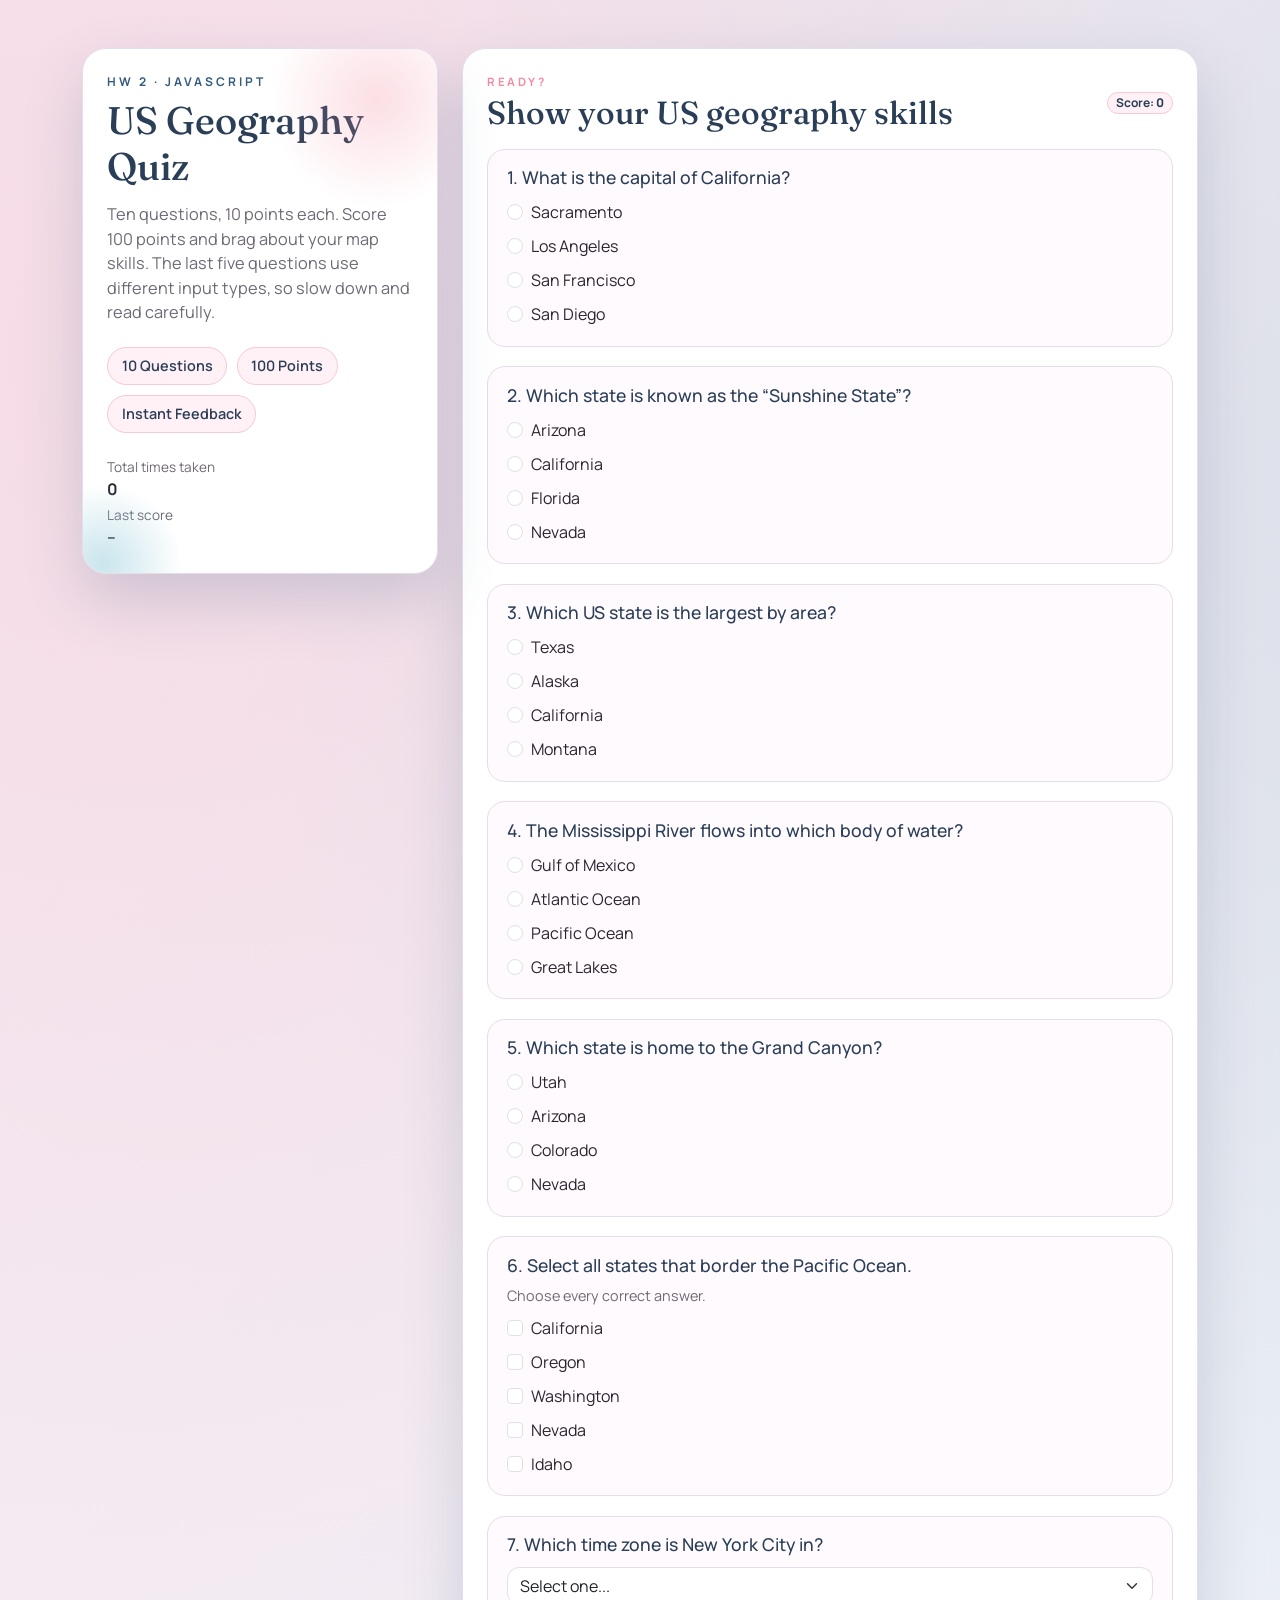
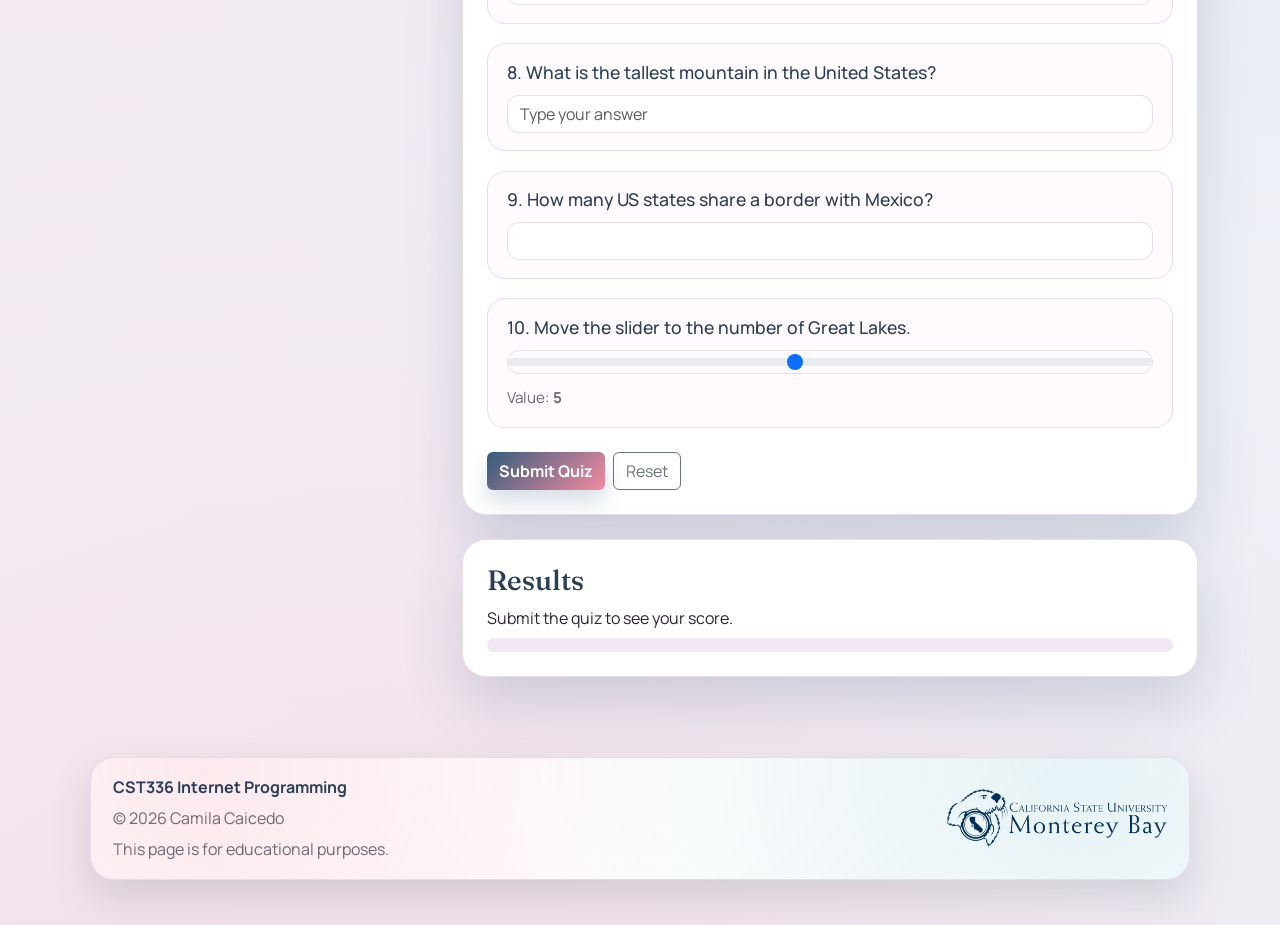
<file: hw2/index.html>
<!doctype html>
<html lang="en">
  <head>
    <meta charset="UTF-8" />
    <meta name="viewport" content="width=device-width, initial-scale=1.0" />
    <title>HW 2: US Geography Quiz | CSUMB</title>
    <link rel="preconnect" href="https://fonts.googleapis.com" />
    <link rel="preconnect" href="https://fonts.gstatic.com" crossorigin />
    <link
      href="https://fonts.googleapis.com/css2?family=Fraunces:opsz,wght@9..144,600;9..144,700&family=Manrope:wght@400;500;600;700&display=swap"
      rel="stylesheet"
    />
    <link
      href="https://cdn.jsdelivr.net/npm/bootstrap@5.3.3/dist/css/bootstrap.min.css"
      rel="stylesheet"
      integrity="sha384-QWTKZyjpPEjISv5WaRU9OFeRpok6YctnYmDr5pNlyT2bRjXh0JMhjY6hW+ALEwIH"
      crossorigin="anonymous"
    />
    <link rel="stylesheet" href="styles.css" />
  </head>
  <body>
    <div id="sparkleLayer" aria-hidden="true"></div>
    <main class="container py-5">
      <div class="row g-4">
        <div class="col-lg-4">
          <section class="hero-card p-4">
            <p class="hero__eyebrow">HW 2 · JavaScript</p>
            <h1>US Geography Quiz</h1>
            <p class="hero__subtitle">
              Ten questions, 10 points each. Score 100 points and brag about your map skills. The last
              five questions use different input types, so slow down and read carefully.
            </p>
            <div class="hero__chips">
              <span>10 Questions</span>
              <span>100 Points</span>
              <span>Instant Feedback</span>
            </div>
            <div class="hero__stats mt-4">
              <p class="mb-1"><span>Total times taken</span> <strong id="timesTaken">0</strong></p>
              <p class="mb-0"><span>Last score</span> <strong id="lastScore">--</strong></p>
            </div>
          </section>
        </div>

        <div class="col-lg-8">
          <form id="quizForm" class="quiz-card p-4">
            <div class="d-flex flex-wrap gap-2 align-items-center justify-content-between mb-3">
              <div>
                <p class="quiz__eyebrow">Ready?</p>
                <h2 class="mb-0">Show your US geography skills</h2>
              </div>
              <span class="badge rounded-pill text-bg-light">Score: <strong id="scoreBadge">0</strong></span>
            </div>

            <div class="question-list">
              <div class="question-card" data-question="q1">
                <h3>1. What is the capital of California?</h3>
                <div class="choice-grid">
                  <div class="form-check">
                    <input class="form-check-input" type="radio" name="q1" id="q1a" value="sacramento" />
                    <label class="form-check-label" for="q1a">Sacramento</label>
                  </div>
                  <div class="form-check">
                    <input class="form-check-input" type="radio" name="q1" id="q1b" value="los-angeles" />
                    <label class="form-check-label" for="q1b">Los Angeles</label>
                  </div>
                  <div class="form-check">
                    <input class="form-check-input" type="radio" name="q1" id="q1c" value="san-francisco" />
                    <label class="form-check-label" for="q1c">San Francisco</label>
                  </div>
                  <div class="form-check">
                    <input class="form-check-input" type="radio" name="q1" id="q1d" value="san-diego" />
                    <label class="form-check-label" for="q1d">San Diego</label>
                  </div>
                </div>
                <div class="feedback d-none" id="feedback-q1">
                  <img alt="" />
                  <span></span>
                </div>
              </div>

              <div class="question-card" data-question="q2">
                <h3>2. Which state is known as the “Sunshine State”?</h3>
                <div class="choice-grid" data-shuffle="true">
                  <div class="form-check">
                    <input class="form-check-input" type="radio" name="q2" id="q2a" value="arizona" />
                    <label class="form-check-label" for="q2a">Arizona</label>
                  </div>
                  <div class="form-check">
                    <input class="form-check-input" type="radio" name="q2" id="q2b" value="florida" />
                    <label class="form-check-label" for="q2b">Florida</label>
                  </div>
                  <div class="form-check">
                    <input class="form-check-input" type="radio" name="q2" id="q2c" value="california" />
                    <label class="form-check-label" for="q2c">California</label>
                  </div>
                  <div class="form-check">
                    <input class="form-check-input" type="radio" name="q2" id="q2d" value="nevada" />
                    <label class="form-check-label" for="q2d">Nevada</label>
                  </div>
                </div>
                <div class="feedback d-none" id="feedback-q2">
                  <img alt="" />
                  <span></span>
                </div>
              </div>

              <div class="question-card" data-question="q3">
                <h3>3. Which US state is the largest by area?</h3>
                <div class="choice-grid">
                  <div class="form-check">
                    <input class="form-check-input" type="radio" name="q3" id="q3a" value="texas" />
                    <label class="form-check-label" for="q3a">Texas</label>
                  </div>
                  <div class="form-check">
                    <input class="form-check-input" type="radio" name="q3" id="q3b" value="alaska" />
                    <label class="form-check-label" for="q3b">Alaska</label>
                  </div>
                  <div class="form-check">
                    <input class="form-check-input" type="radio" name="q3" id="q3c" value="california" />
                    <label class="form-check-label" for="q3c">California</label>
                  </div>
                  <div class="form-check">
                    <input class="form-check-input" type="radio" name="q3" id="q3d" value="montana" />
                    <label class="form-check-label" for="q3d">Montana</label>
                  </div>
                </div>
                <div class="feedback d-none" id="feedback-q3">
                  <img alt="" />
                  <span></span>
                </div>
              </div>

              <div class="question-card" data-question="q4">
                <h3>4. The Mississippi River flows into which body of water?</h3>
                <div class="choice-grid">
                  <div class="form-check">
                    <input class="form-check-input" type="radio" name="q4" id="q4a" value="gulf-of-mexico" />
                    <label class="form-check-label" for="q4a">Gulf of Mexico</label>
                  </div>
                  <div class="form-check">
                    <input class="form-check-input" type="radio" name="q4" id="q4b" value="atlantic-ocean" />
                    <label class="form-check-label" for="q4b">Atlantic Ocean</label>
                  </div>
                  <div class="form-check">
                    <input class="form-check-input" type="radio" name="q4" id="q4c" value="pacific-ocean" />
                    <label class="form-check-label" for="q4c">Pacific Ocean</label>
                  </div>
                  <div class="form-check">
                    <input class="form-check-input" type="radio" name="q4" id="q4d" value="great-lakes" />
                    <label class="form-check-label" for="q4d">Great Lakes</label>
                  </div>
                </div>
                <div class="feedback d-none" id="feedback-q4">
                  <img alt="" />
                  <span></span>
                </div>
              </div>

              <div class="question-card" data-question="q5">
                <h3>5. Which state is home to the Grand Canyon?</h3>
                <div class="choice-grid">
                  <div class="form-check">
                    <input class="form-check-input" type="radio" name="q5" id="q5a" value="utah" />
                    <label class="form-check-label" for="q5a">Utah</label>
                  </div>
                  <div class="form-check">
                    <input class="form-check-input" type="radio" name="q5" id="q5b" value="arizona" />
                    <label class="form-check-label" for="q5b">Arizona</label>
                  </div>
                  <div class="form-check">
                    <input class="form-check-input" type="radio" name="q5" id="q5c" value="colorado" />
                    <label class="form-check-label" for="q5c">Colorado</label>
                  </div>
                  <div class="form-check">
                    <input class="form-check-input" type="radio" name="q5" id="q5d" value="nevada" />
                    <label class="form-check-label" for="q5d">Nevada</label>
                  </div>
                </div>
                <div class="feedback d-none" id="feedback-q5">
                  <img alt="" />
                  <span></span>
                </div>
              </div>

              <div class="question-card" data-question="q6">
                <h3>6. Select all states that border the Pacific Ocean.</h3>
                <p class="question-note">Choose every correct answer.</p>
                <div class="choice-grid">
                  <div class="form-check">
                    <input class="form-check-input" type="checkbox" name="q6" id="q6a" value="california" />
                    <label class="form-check-label" for="q6a">California</label>
                  </div>
                  <div class="form-check">
                    <input class="form-check-input" type="checkbox" name="q6" id="q6b" value="oregon" />
                    <label class="form-check-label" for="q6b">Oregon</label>
                  </div>
                  <div class="form-check">
                    <input class="form-check-input" type="checkbox" name="q6" id="q6c" value="washington" />
                    <label class="form-check-label" for="q6c">Washington</label>
                  </div>
                  <div class="form-check">
                    <input class="form-check-input" type="checkbox" name="q6" id="q6d" value="nevada" />
                    <label class="form-check-label" for="q6d">Nevada</label>
                  </div>
                  <div class="form-check">
                    <input class="form-check-input" type="checkbox" name="q6" id="q6e" value="idaho" />
                    <label class="form-check-label" for="q6e">Idaho</label>
                  </div>
                </div>
                <div class="feedback d-none" id="feedback-q6">
                  <img alt="" />
                  <span></span>
                </div>
              </div>

              <div class="question-card" data-question="q7">
                <h3>7. Which time zone is New York City in?</h3>
                <select class="form-select" id="q7" name="q7" aria-label="Select a time zone">
                  <option value="">Select one...</option>
                  <option value="pacific">Pacific</option>
                  <option value="mountain">Mountain</option>
                  <option value="central">Central</option>
                  <option value="eastern">Eastern</option>
                </select>
                <div class="feedback d-none" id="feedback-q7">
                  <img alt="" />
                  <span></span>
                </div>
              </div>

              <div class="question-card" data-question="q8">
                <h3>8. What is the tallest mountain in the United States?</h3>
                <input
                  class="form-control"
                  type="text"
                  id="q8"
                  name="q8"
                  placeholder="Type your answer"
                />
                <div class="feedback d-none" id="feedback-q8">
                  <img alt="" />
                  <span></span>
                </div>
              </div>

              <div class="question-card" data-question="q9">
                <h3>9. How many US states share a border with Mexico?</h3>
                <input class="form-control" type="number" id="q9" name="q9" min="0" max="10" />
                <div class="feedback d-none" id="feedback-q9">
                  <img alt="" />
                  <span></span>
                </div>
              </div>

              <div class="question-card" data-question="q10">
                <h3>10. Move the slider to the number of Great Lakes.</h3>
                <div class="range-wrap">
                  <input class="form-range" type="range" id="q10" name="q10" min="1" max="10" value="5" />
                  <span class="range-value">Value: <strong id="q10Value">5</strong></span>
                </div>
                <div class="feedback d-none" id="feedback-q10">
                  <img alt="" />
                  <span></span>
                </div>
              </div>
            </div>

            <div class="d-flex flex-wrap gap-2 mt-4">
              <button class="btn btn-primary" type="submit">Submit Quiz</button>
              <button class="btn btn-outline-secondary" type="reset" id="resetBtn">Reset</button>
            </div>
          </form>

          <section class="results-card p-4 mt-4" aria-live="polite">
            <h3>Results</h3>
            <p id="scoreText" class="mb-2">Submit the quiz to see your score.</p>
            <div class="progress" role="progressbar" aria-valuemin="0" aria-valuemax="100">
              <div class="progress-bar" id="scoreBar" style="width: 0%">0%</div>
            </div>
            <p id="congratsMessage" class="congrats-message d-none">
              Great job! You scored above 80—your geography skills are sparkling.
            </p>
          </section>
        </div>
      </div>
    </main>

    <footer class="site-footer">
      <div class="site-footer__content">
        <div class="site-footer__text">
          <p class="site-footer__title">CST336 Internet Programming</p>
          <p class="site-footer__meta">© 2026 Camila Caicedo</p>
          <p class="site-footer__note">This page is for educational purposes.</p>
        </div>
        <img
          class="site-footer__logo"
          src="img/csumb-logo.png"
          alt="California State University Monterey Bay logo"
        />
      </div>
    </footer>

    <script
      src="https://cdn.jsdelivr.net/npm/bootstrap@5.3.3/dist/js/bootstrap.bundle.min.js"
      integrity="sha384-YvpcrYf0tY3lHB60NNkmXc5s9fDVZLESaAA55NDzOxhy9GkcIdslK1eN7N6jIeHz"
      crossorigin="anonymous"
    ></script>
    <script src="app.js"></script>
  </body>
</html>
</file>
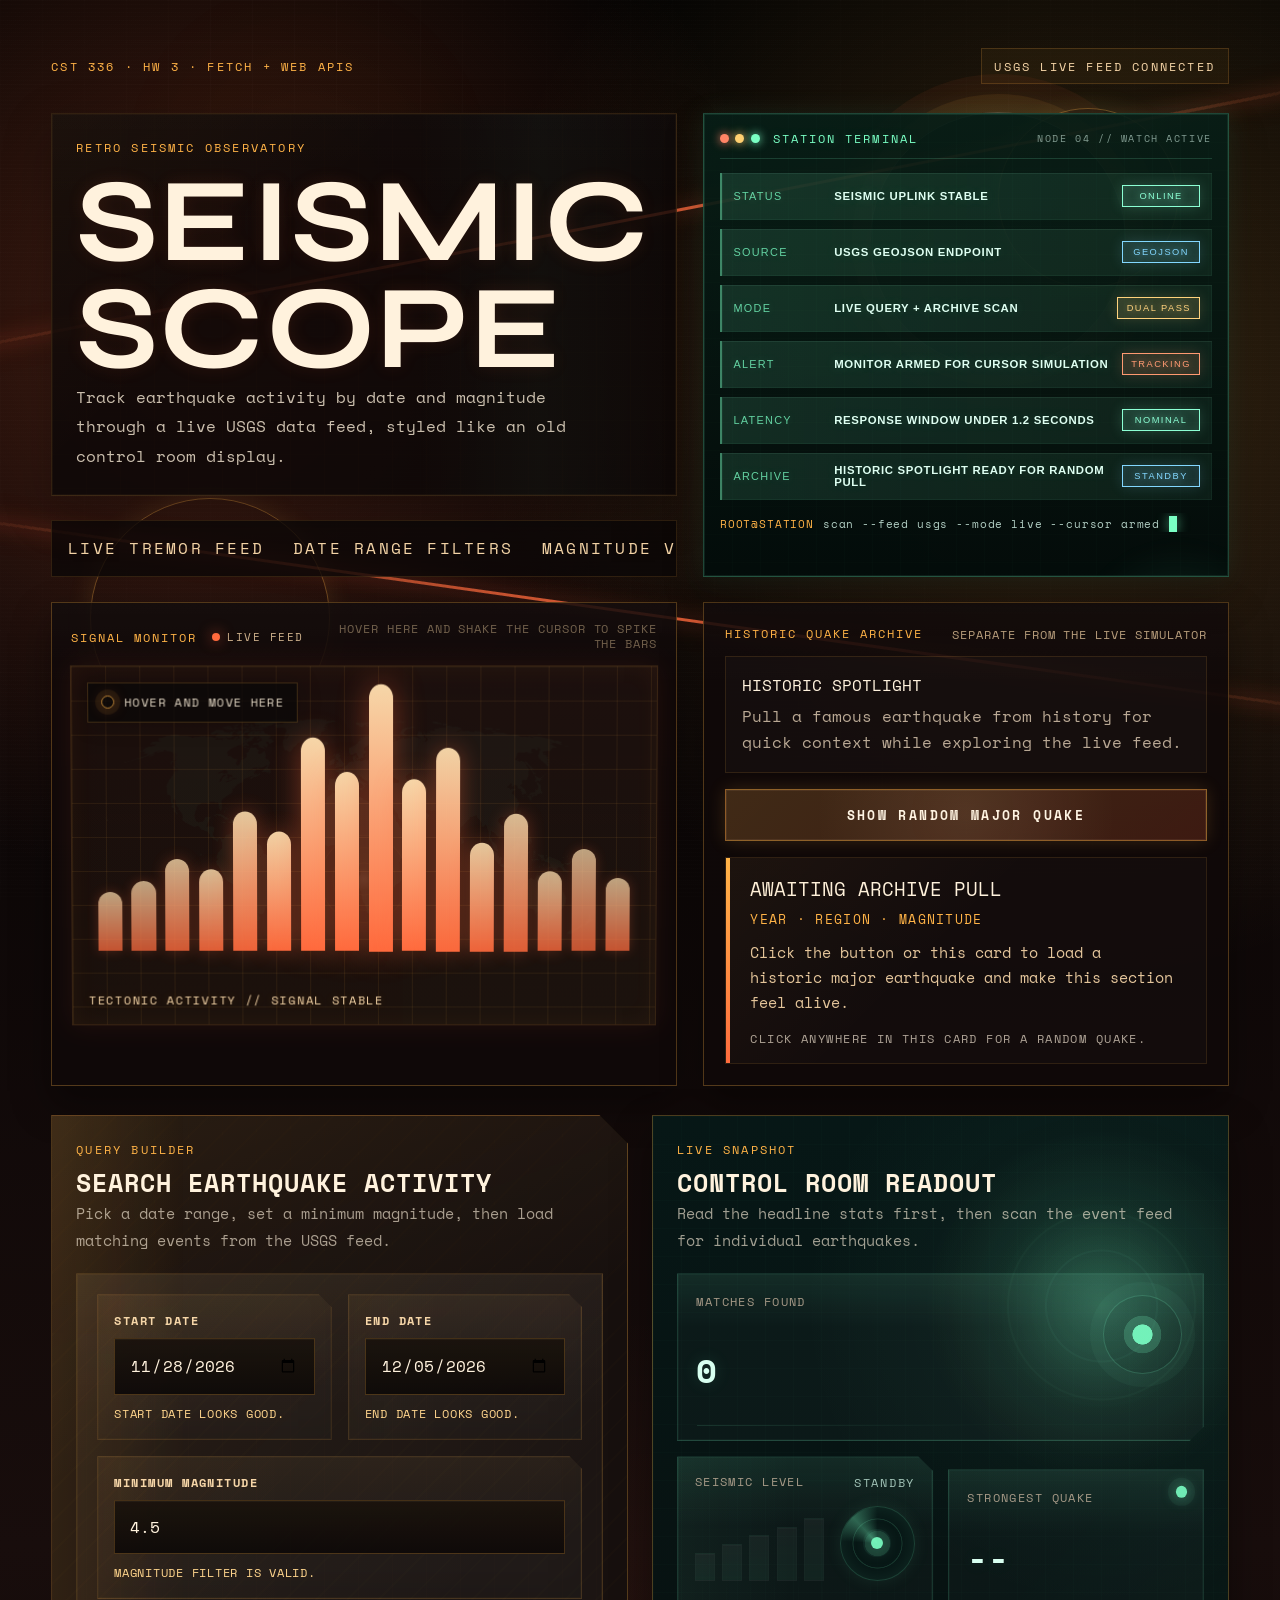
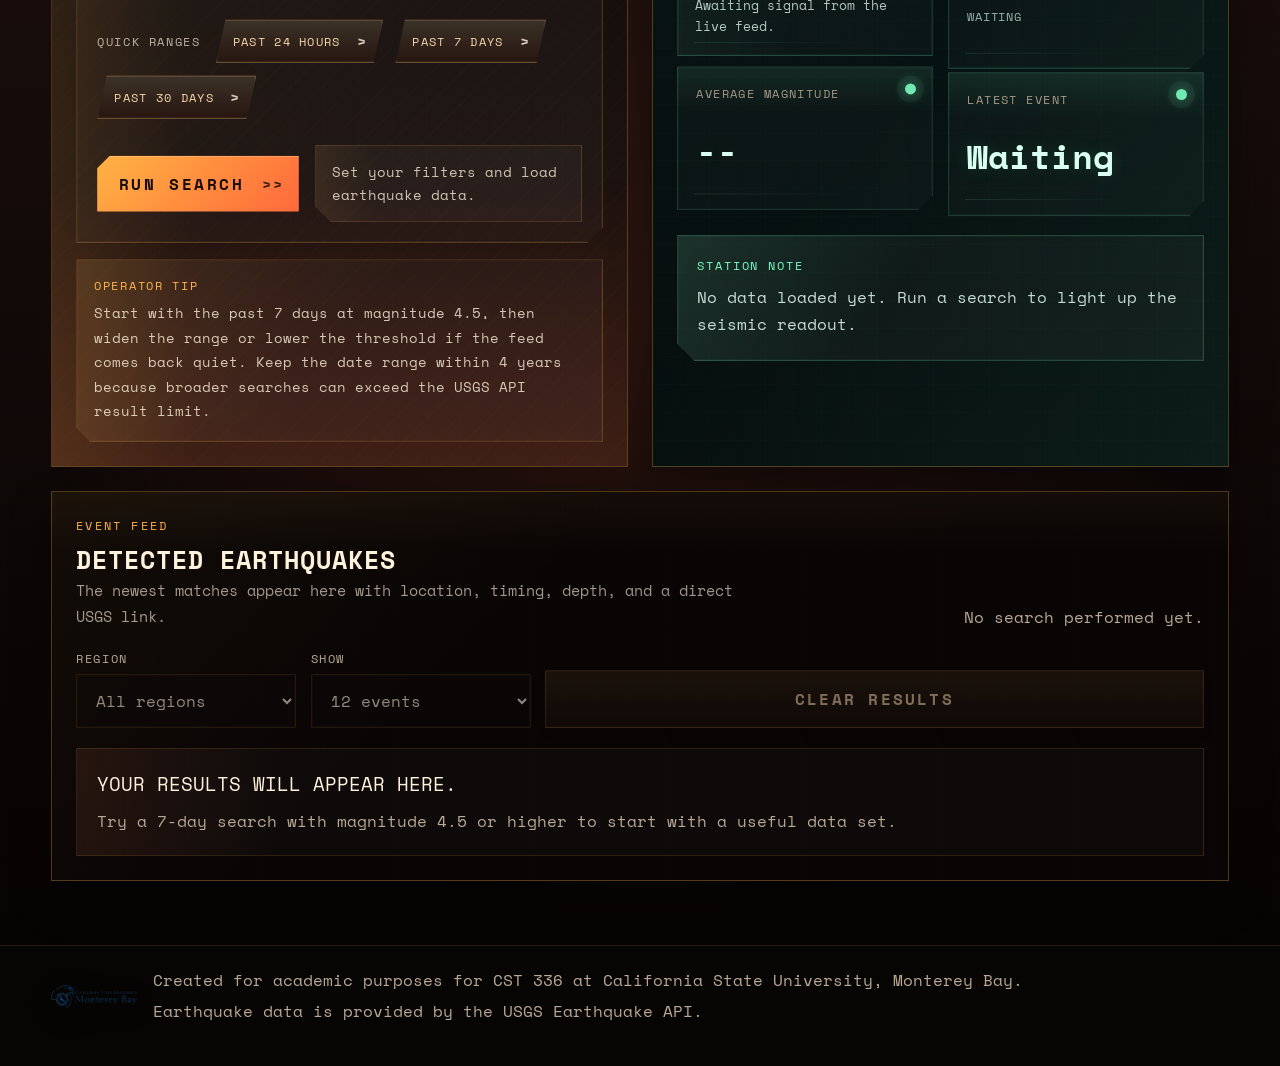
<file: hw3/index.html>
<!doctype html>
<html lang="en">
  <head>
    <meta charset="UTF-8" />
    <meta name="viewport" content="width=device-width, initial-scale=1.0" />
    <title>Seismic Scope | HW 3 Fetch and Web APIs</title>
    <link rel="preconnect" href="https://fonts.googleapis.com" />
    <link rel="preconnect" href="https://fonts.gstatic.com" crossorigin />
    <link
      href="https://fonts.googleapis.com/css2?family=Syne:wght@400;500;700;800&family=Space+Mono:wght@400;700&display=swap"
      rel="stylesheet"
    />
    <link rel="stylesheet" href="styles.css" />
  </head>
  <body>
    <div class="scene" aria-hidden="true">
      <div class="scene__scanlines"></div>
      <div class="scene__grid"></div>
      <div class="scene__fault scene__fault--one"></div>
      <div class="scene__fault scene__fault--two"></div>
      <div class="scene__pulse scene__pulse--one"></div>
      <div class="scene__pulse scene__pulse--two"></div>
      <div class="scene__ring"></div>
    </div>

    <header class="site-header">
      <div class="site-header__topline">
        <p class="site-header__eyebrow">CST 336 · HW 3 · Fetch + Web APIs</p>
        <p class="site-header__stamp">USGS live feed connected</p>
      </div>

      <section class="hero-band">
        <div class="hero-copy">
          <div class="hero-copy__shell">
            <div class="hero-copy__main">
              <p class="kicker">Retro seismic observatory</p>
              <h1>Seismic Scope</h1>
              <p class="site-header__copy">
                Track earthquake activity by date and magnitude through a live USGS data feed,
                styled like an old control room display.
              </p>
            </div>
          </div>

          <div class="ticker" aria-label="Feature highlights">
            <span>LIVE TREMOR FEED</span>
            <span>DATE RANGE FILTERS</span>
            <span>MAGNITUDE VALIDATION</span>
            <span>ANIMATED READOUT</span>
            <span>USGS GEOJSON DATA</span>
            <span>SIGNAL SIMULATION</span>
            <span aria-hidden="true">LIVE TREMOR FEED</span>
            <span aria-hidden="true">DATE RANGE FILTERS</span>
            <span aria-hidden="true">MAGNITUDE VALIDATION</span>
            <span aria-hidden="true">ANIMATED READOUT</span>
            <span aria-hidden="true">USGS GEOJSON DATA</span>
            <span aria-hidden="true">SIGNAL SIMULATION</span>
          </div>
        </div>

        <aside class="hero-terminal" aria-label="System status">
          <div class="hero-terminal__topbar" aria-hidden="true">
            <div class="hero-terminal__lights">
              <span></span>
              <span></span>
              <span></span>
            </div>
            <p class="hero-copy__console-label">Station terminal</p>
            <p class="hero-terminal__stamp">node 04 // watch active</p>
          </div>
          <div class="hero-copy__console-screen">
            <p><span>status</span><strong> seismic uplink stable</strong><em class="console-chip console-chip--good">online</em></p>
            <p><span>source</span><strong> usgs geojson endpoint</strong><em class="console-chip console-chip--data">geojson</em></p>
            <p><span>mode</span><strong> live query + archive scan</strong><em class="console-chip console-chip--warm">dual pass</em></p>
            <p><span>alert</span><strong> monitor armed for cursor simulation</strong><em class="console-chip console-chip--warn">tracking</em></p>
            <p><span>latency</span><strong> response window under 1.2 seconds</strong><em class="console-chip console-chip--good">nominal</em></p>
            <p><span>archive</span><strong> historic spotlight ready for random pull</strong><em class="console-chip console-chip--data">standby</em></p>
          </div>
          <div class="hero-terminal__footer" aria-hidden="true">
            <span class="hero-terminal__prompt">root@station</span>
            <span class="hero-terminal__command">scan --feed usgs --mode live --cursor armed</span>
            <span class="hero-terminal__cursor"></span>
          </div>
        </aside>

        <aside class="hero-monitor">
          <div class="hero-monitor__header">
            <div class="hero-monitor__title-group">
              <p class="hero-monitor__label">Signal monitor</p>
              <div class="hero-monitor__live" aria-hidden="true">
                <span class="hero-monitor__live-dot"></span>
                <span>Live feed</span>
              </div>
            </div>
            <p class="hero-monitor__prompt" id="monitorPrompt">Hover here and shake the cursor to spike the bars</p>
          </div>
          <div class="hero-monitor__screen" id="heroMonitorScreen" tabindex="0" aria-label="Interactive signal monitor. Hover and move your cursor to animate seismic spikes.">
            <div class="hero-monitor__hover-cue" id="monitorHoverCue" aria-hidden="true">
              <span class="hero-monitor__hover-icon"></span>
              <span>Hover and move here</span>
            </div>
            <div class="monitor-epicenter" id="monitorEpicenter" aria-hidden="true"></div>
            <div class="waveform">
              <span></span>
              <span></span>
              <span></span>
              <span></span>
              <span></span>
              <span></span>
              <span></span>
              <span></span>
              <span></span>
              <span></span>
              <span></span>
              <span></span>
              <span></span>
              <span></span>
              <span></span>
              <span></span>
            </div>
            <div class="monitor-grid"></div>
            <p class="hero-monitor__readout">TECTONIC ACTIVITY // SIGNAL STABLE</p>
          </div>
        </aside>

        <article class="hero-archive">
          <div class="hero-archive__header">
            <p class="hero-monitor__label">Historic quake archive</p>
            <p class="hero-archive__hint">Separate from the live simulator</p>
          </div>
          <div class="hero-archive__body">
            <div class="hero-archive__intro">
              <p class="hero-archive__title">Historic spotlight</p>
              <p class="hero-archive__copy">
                Pull a famous earthquake from history for quick context while exploring the live feed.
              </p>
            </div>
            <button class="hero-monitor__fact-button" id="randomQuakeButton" type="button">
              Show random major quake
            </button>
            <div
              class="hero-archive__event"
              id="randomQuakeCard"
              role="button"
              tabindex="0"
              aria-label="Show another random historic earthquake"
            >
              <p class="hero-archive__event-title" id="randomQuakeTitle">Awaiting archive pull</p>
              <p class="hero-archive__event-meta" id="randomQuakeMeta">Year · Region · Magnitude</p>
              <p class="hero-monitor__fact" id="randomQuakeFact">
                Click the button or this card to load a historic major earthquake and make this section feel alive.
              </p>
              <p class="hero-archive__event-action" id="randomQuakeAction">Click anywhere in this card for a random quake.</p>
            </div>
          </div>
        </article>
      </section>
    </header>

    <main class="layout">
      <section class="panel panel--form">
        <div class="panel__heading">
          <p class="kicker">Query builder</p>
          <h2>Search earthquake activity</h2>
          <p class="panel__intro">
            Pick a date range, set a minimum magnitude, then load matching events from the USGS feed.
          </p>
        </div>

        <form id="quakeForm" class="quake-form" novalidate>
          <label class="field">
            <span>Start date</span>
            <input id="startDate" name="startDate" type="date" required />
            <small id="startDateMessage" class="field-message">Choose a start date.</small>
          </label>

          <label class="field">
            <span>End date</span>
            <input id="endDate" name="endDate" type="date" required />
            <small id="endDateMessage" class="field-message">Choose an end date.</small>
          </label>

          <label class="field field--wide">
            <span>Minimum magnitude</span>
            <input
              id="minMagnitude"
              name="minMagnitude"
              type="number"
              min="0"
              max="10"
              step="0.1"
              value="4.5"
              required
            />
            <small id="magnitudeMessage" class="field-message">
              Enter a value from 0.0 to 10.0.
            </small>
          </label>

          <div class="quick-picks" aria-label="Quick date ranges">
            <p class="quick-picks__label">Quick ranges</p>
            <button type="button" class="quick-picks__button" data-days="1">Past 24 hours</button>
            <button type="button" class="quick-picks__button" data-days="7">Past 7 days</button>
            <button type="button" class="quick-picks__button" data-days="30">Past 30 days</button>
          </div>

          <div class="form-actions">
            <button id="searchButton" class="primary-button" type="submit">Run search</button>
            <p id="formStatus" class="form-status">Set your filters and load earthquake data.</p>
          </div>
        </form>

        <div class="query-note">
          <p class="query-note__label">Operator tip</p>
          <p class="query-note__copy">
            Start with the past 7 days at magnitude 4.5, then widen the range or lower the threshold if the feed comes back quiet. Keep the date range within 4 years because broader searches can exceed the USGS API result limit.
          </p>
        </div>
      </section>

      <section class="panel panel--summary">
        <div class="panel__heading">
          <p class="kicker">Live snapshot</p>
          <h2>Control room readout</h2>
          <p class="panel__intro">
            Read the headline stats first, then scan the event feed for individual earthquakes.
          </p>
        </div>

        <div class="readout-stack">
          <article class="readout-line">
            <span>Matches found</span>
            <strong id="matchCount">0</strong>
          </article>
          <article class="readout-line">
            <span>Strongest quake</span>
            <strong id="topMagnitude">--</strong>
            <small id="topMagnitudeTime" class="readout-line__subtext">Waiting</small>
          </article>
          <article class="readout-line">
            <span>Average magnitude</span>
            <strong id="averageMagnitude">--</strong>
          </article>
          <article class="readout-line">
            <span>Latest event</span>
            <strong id="latestEvent">Waiting</strong>
          </article>

          <article class="hazard-meter" id="hazardMeterCard" aria-label="Seismic threat meter">
            <div class="hazard-meter__header">
              <span>Seismic level</span>
              <p id="hazardMeterValue">Standby</p>
            </div>
            <div class="hazard-meter__body">
              <div class="hazard-meter__bars" id="hazardMeterBars" aria-hidden="true">
                <span></span>
                <span></span>
                <span></span>
                <span></span>
                <span></span>
              </div>
              <div class="hazard-meter__radar" aria-hidden="true">
                <span class="hazard-meter__sweep"></span>
                <span class="hazard-meter__dot"></span>
              </div>
            </div>
            <p id="hazardMeterLabel" class="hazard-meter__status">Awaiting signal from the live feed.</p>
          </article>
        </div>

        <div class="insight-card">
          <p class="insight-card__label">Station note</p>
          <p id="insightMessage" class="insight-card__copy">
            No data loaded yet. Run a search to light up the seismic readout.
          </p>
        </div>
      </section>

      <section class="panel panel--results">
        <div class="panel__heading panel__heading--results">
          <div>
            <p class="kicker">Event feed</p>
            <h2>Detected earthquakes</h2>
            <p class="panel__intro panel__intro--results">
              The newest matches appear here with location, timing, depth, and a direct USGS link.
            </p>
          </div>
          <p id="resultsMeta" class="results-meta">No search performed yet.</p>
        </div>

        <div class="results-toolbar" aria-label="Result filters">
          <label class="results-filter">
            <span>Region</span>
            <select id="regionFilter" disabled>
              <option value="all">All regions</option>
            </select>
          </label>

          <label class="results-filter">
            <span>Show</span>
            <select id="resultLimit" disabled>
              <option value="12">12 events</option>
              <option value="25">25 events</option>
              <option value="50">50 events</option>
              <option value="all">All events</option>
            </select>
          </label>

          <button id="resetButton" class="secondary-button results-reset" type="button" disabled>
            Clear results
          </button>
        </div>

        <div id="results" class="results-list" aria-live="polite">
          <article class="empty-state">
            <p class="empty-state__title">Your results will appear here.</p>
            <p class="empty-state__copy">
              Try a 7-day search with magnitude 4.5 or higher to start with a useful data set.
            </p>
          </article>
        </div>
      </section>
    </main>

    <footer class="site-footer">
      <div class="site-footer__inner">
        <img
          class="site-footer__logo"
          src="../lab2/img/csumb-logo.png"
          alt="CSUMB logo"
        />
        <div class="site-footer__copy">
          <p>Created for academic purposes for CST 336 at California State University, Monterey Bay.</p>
          <p>Earthquake data is provided by the USGS Earthquake API.</p>
        </div>
      </div>
    </footer>

    <script src="app.js"></script>
  </body>
</html>
</file>
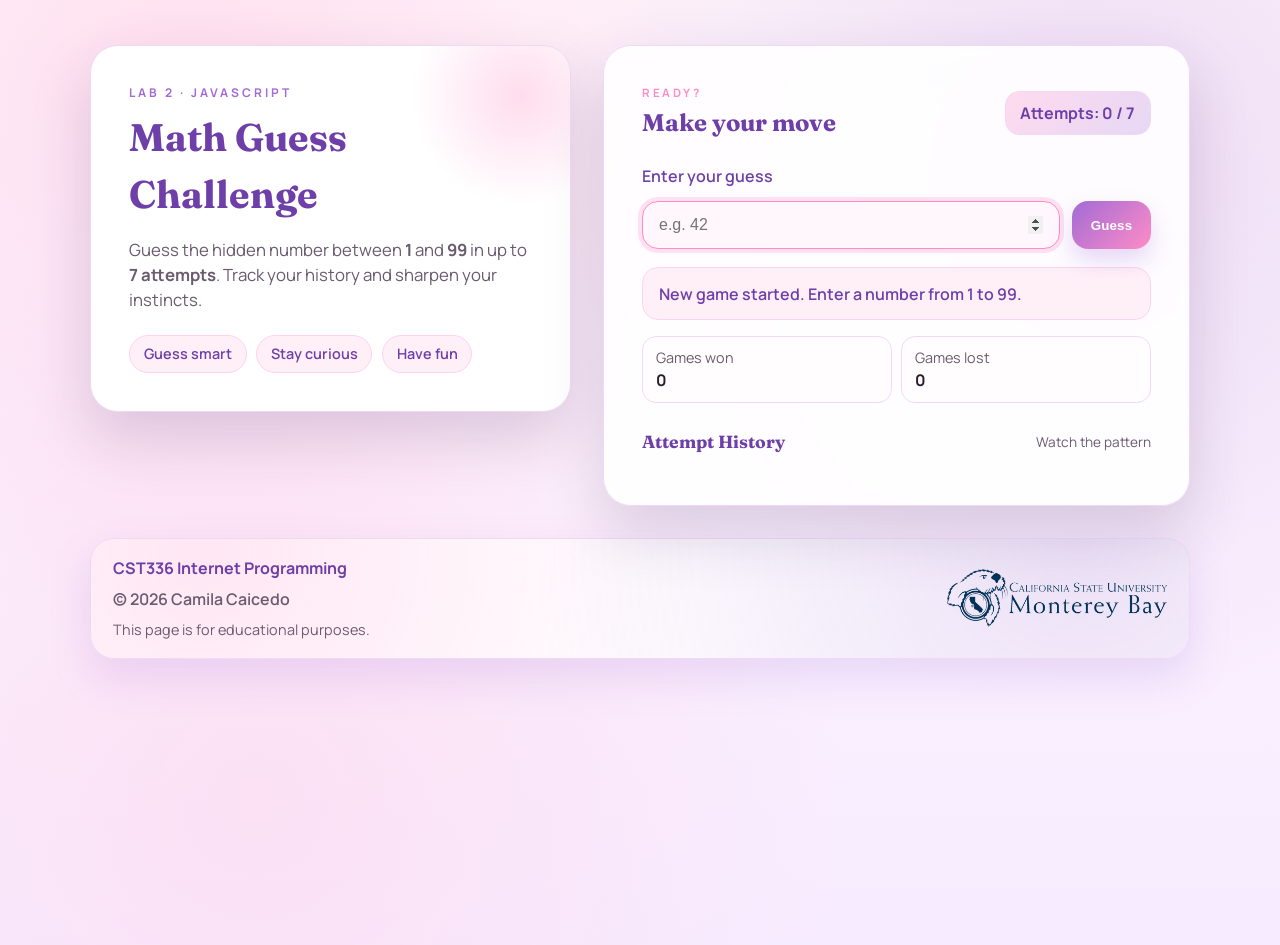
<file: lab2/index.html>
<!doctype html>
<html lang="en">
  <head>
    <meta charset="UTF-8" />
    <meta name="viewport" content="width=device-width, initial-scale=1.0" />
    <title>Math Guess Challenge | CSUMB</title>
    <link rel="preconnect" href="https://fonts.googleapis.com" />
    <link rel="preconnect" href="https://fonts.gstatic.com" crossorigin />
    <link
      href="https://fonts.googleapis.com/css2?family=Fraunces:opsz,wght@9..144,600;9..144,700&family=Manrope:wght@400;500;600;700&display=swap"
      rel="stylesheet"
    />
    <link rel="stylesheet" href="styles.css" />
  </head>
  <body>
    <main class="page-shell">
      <section class="hero-card">
        <p class="hero__eyebrow">Lab 2 · JavaScript</p>
        <h1>Math Guess Challenge</h1>
        <p class="hero__subtitle">
          Guess the hidden number between <strong>1</strong> and <strong>99</strong> in up to
          <strong>7 attempts</strong>. Track your history and sharpen your instincts.
        </p>
        <div class="hero__chips">
          <span>Guess smart</span>
          <span>Stay curious</span>
          <span>Have fun</span>
        </div>
      </section>

      <section class="play-panel" aria-live="polite">
        <div class="play-panel__head">
          <div>
            <p class="play-panel__eyebrow">Ready?</p>
            <h2>Make your move</h2>
          </div>
          <div class="play-panel__badge">Attempts: <strong id="attemptCount">0 / 7</strong></div>
        </div>

        <div class="input-group">
          <label for="guessInput">Enter your guess</label>
          <div class="controls">
            <input id="guessInput" type="number" min="1" max="99" placeholder="e.g. 42" />
            <button id="guessBtn" type="button">Guess</button>
            <button id="resetBtn" type="button" class="hidden">Reset Game</button>
          </div>
        </div>

        <p id="statusMessage" class="status-message">
          New game started. Enter a number from 1 to 99.
        </p>

        <div class="stats">
          <p><span>Games won</span> <strong id="winsCount">0</strong></p>
          <p><span>Games lost</span> <strong id="lossesCount">0</strong></p>
        </div>

        <section class="history">
          <div class="history__head">
            <h3>Attempt History</h3>
            <span class="history__hint">Watch the pattern</span>
          </div>
          <ol id="attemptList" class="attempt-list"></ol>
        </section>
      </section>
    </main>

    <footer class="site-footer">
      <div class="site-footer__content">
        <div class="site-footer__text">
          <p class="site-footer__title">CST336 Internet Programming</p>
          <p class="site-footer__meta">© 2026 Camila Caicedo</p>
          <p class="site-footer__note">This page is for educational purposes.</p>
        </div>
        <img
          class="site-footer__logo"
          src="img/csumb-logo.png"
          alt="California State University Monterey Bay logo"
        />
      </div>
    </footer>

    <script src="app.js"></script>
  </body>
</html>
</file>
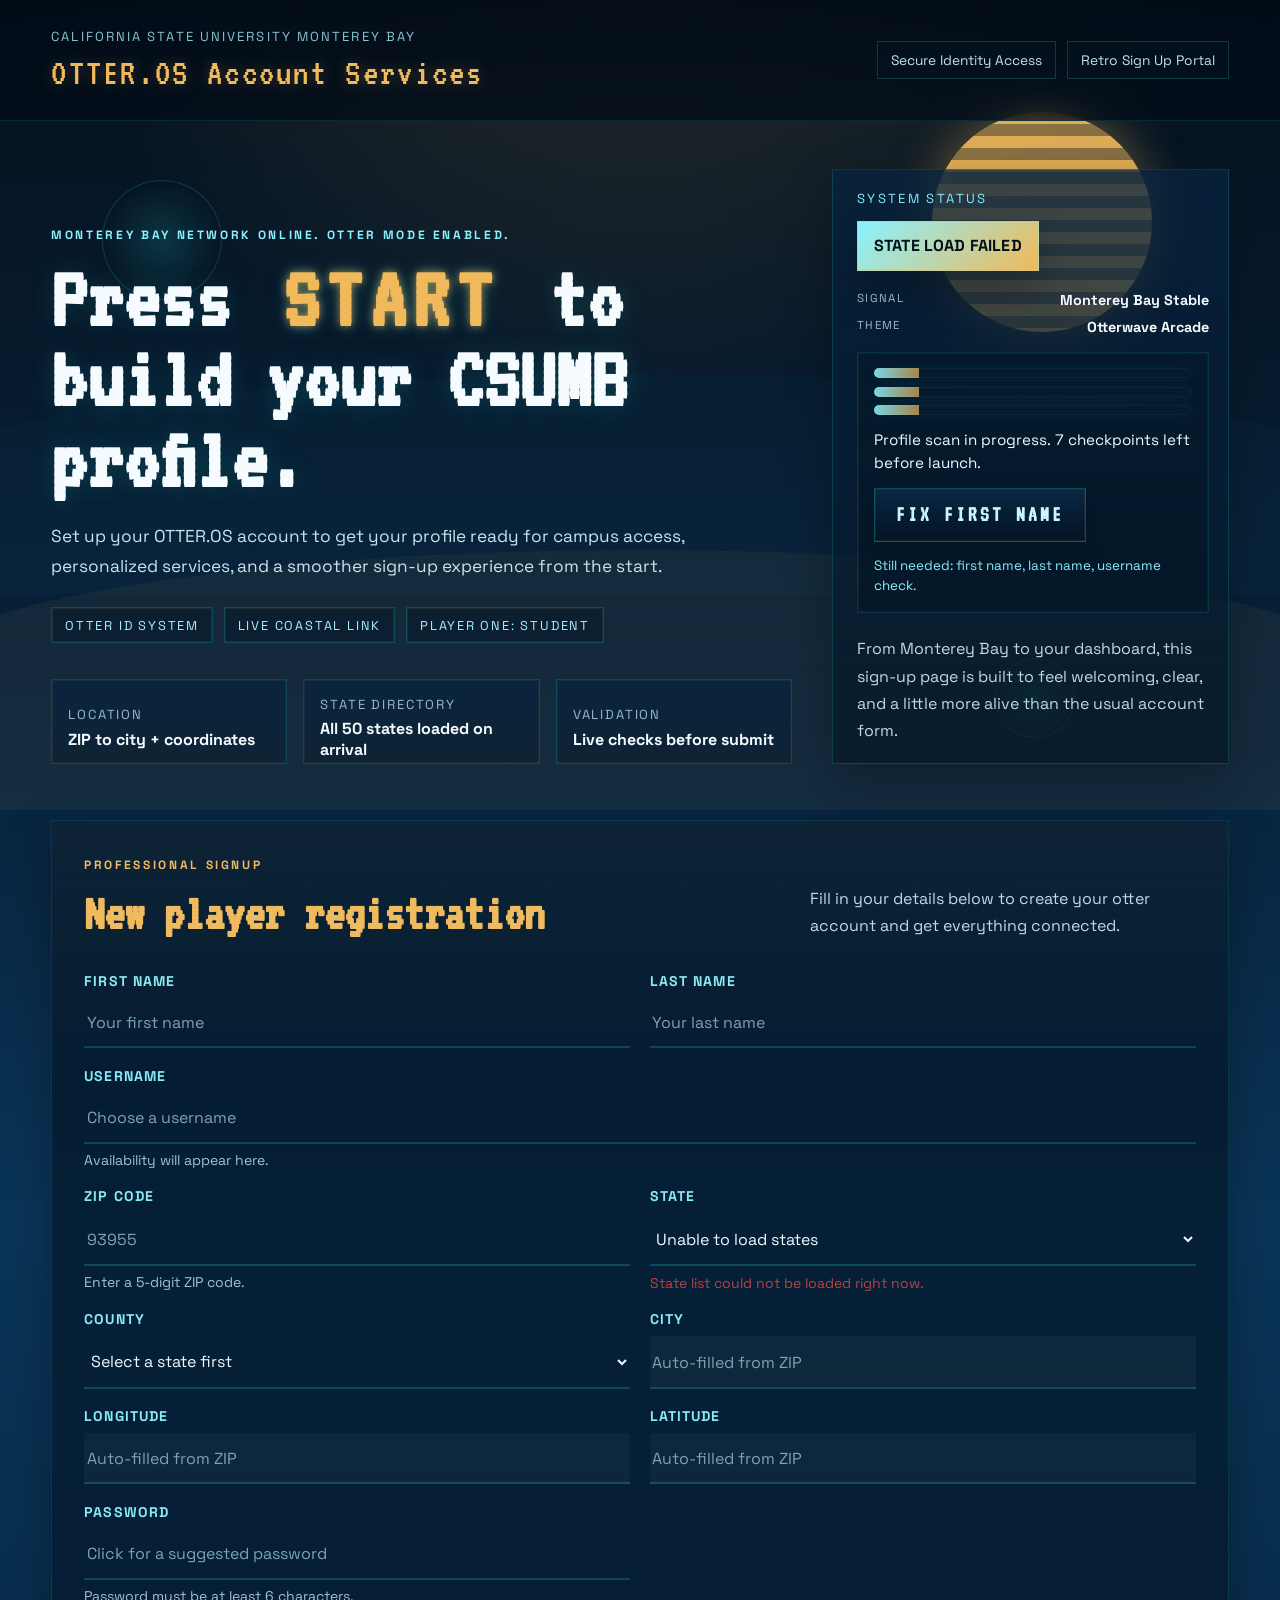
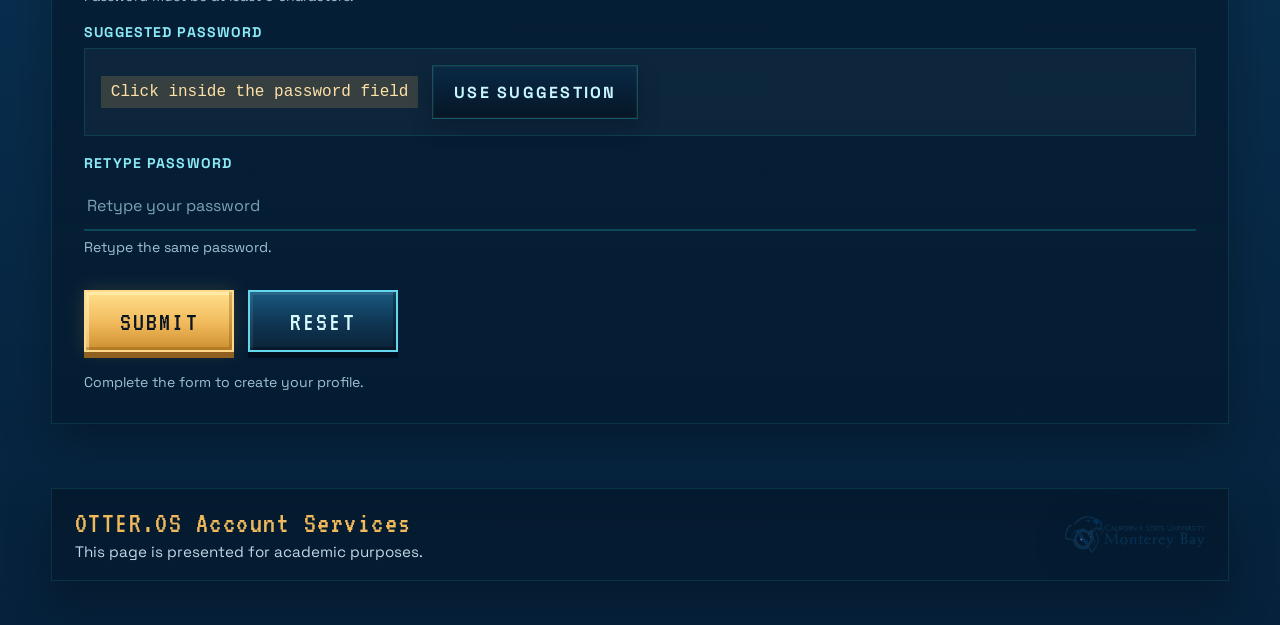
<file: lab3/index.html>
<!doctype html>
<html lang="en">
  <head>
    <meta charset="UTF-8" />
    <meta name="viewport" content="width=device-width, initial-scale=1.0" />
    <title>Elevate Sign Up | OTTER.OS Account Services</title>
    <link rel="preconnect" href="https://fonts.googleapis.com" />
    <link rel="preconnect" href="https://fonts.gstatic.com" crossorigin />
    <link
      href="https://fonts.googleapis.com/css2?family=Space+Grotesk:wght@400;500;700&family=VT323&display=swap"
      rel="stylesheet"
    />
    <link rel="stylesheet" href="styles.css" />
  </head>
  <body>
    <div class="scene" aria-hidden="true">
      <div class="scene__scanlines"></div>
      <div class="scene__grid"></div>
      <div class="scene__sun"></div>
      <div class="scene__wave scene__wave--one"></div>
      <div class="scene__wave scene__wave--two"></div>
      <div class="scene__wave scene__wave--three"></div>
      <div class="scene__orb scene__orb--one"></div>
      <div class="scene__orb scene__orb--two"></div>
    </div>

    <header class="site-header">
      <div class="site-header__inner">
        <div class="brand-lockup">
          <p class="brand-lockup__kicker">California State University Monterey Bay</p>
          <p class="brand-lockup__title">OTTER.OS Account Services</p>
        </div>
        <div class="site-header__meta">
          <span class="header-chip">Secure Identity Access</span>
          <span class="header-chip">Retro Sign Up Portal</span>
        </div>
      </div>
    </header>

    <main>
      <section class="hero-band">
        <div class="hero-band__inner">
          <div class="hero-copyblock">
            <p class="eyebrow">Monterey Bay network online. Otter mode enabled.</p>
            <h1>
              Press
              <button type="button" class="headline-start" onclick="jumpToSection('signupForm')">
                start
              </button>
              to build your CSUMB profile.
            </h1>
            <p class="hero-copy">
              Set up your OTTER.OS account to get your profile ready for campus access, personalized
              services, and a smoother sign-up experience from the start.
            </p>

            <div class="hero-banner">
              <span class="hero-chip">OTTER ID SYSTEM</span>
              <span class="hero-chip">LIVE COASTAL LINK</span>
              <span class="hero-chip">PLAYER ONE: STUDENT</span>
            </div>

            <div class="hero-metrics">
              <button type="button" class="metric-card" onclick="jumpToField('zip')">
                <span>Location</span>
                <strong>ZIP to city + coordinates</strong>
              </button>
              <button type="button" class="metric-card" onclick="jumpToField('state')">
                <span>State Directory</span>
                <strong>All 50 states loaded on arrival</strong>
              </button>
              <button type="button" class="metric-card" onclick="jumpToField('username')">
                <span>Validation</span>
                <strong>Live checks before submit</strong>
              </button>
            </div>
          </div>

          <aside class="hero-aside">
            <p class="hero-aside__label">System status</p>
            <button type="button" class="status-pill" id="pageStatus" onclick="handleStatusAction()">
              Signup form ready
            </button>
            <div class="status-stack">
              <p><span>Signal</span><strong>Monterey Bay Stable</strong></p>
              <p><span>Theme</span><strong>Otterwave Arcade</strong></p>
            </div>
            <div class="status-module">
              <div class="status-track" aria-hidden="true">
                <span class="status-track__bar"></span>
                <span class="status-track__bar"></span>
                <span class="status-track__bar"></span>
              </div>
              <p class="status-detail" id="statusDetail">Open the form and begin entering your profile details.</p>
              <button
                type="button"
                class="status-cta ghost-button"
                id="statusAction"
                onclick="handleStatusAction()"
              >
                Jump to form
              </button>
              <p class="status-hint" id="statusHint">Still needed: first name, username, ZIP lookup.</p>
            </div>
            <p class="hero-aside__note">
              From Monterey Bay to your dashboard, this sign-up page is built to feel welcoming,
              clear, and a little more alive than the usual account form.
            </p>
          </aside>
        </div>
      </section>

      <section class="form-band" id="signupSection">
        <div class="form-band__inner">
          <div class="section-heading">
            <div>
              <p class="eyebrow eyebrow--accent">Professional Signup</p>
              <h2>New player registration</h2>
            </div>
            <p class="section-heading__copy">
              Fill in your details below to create your otter account and get everything connected.
            </p>
          </div>

          <form id="signupForm" class="signup-form" onsubmit="handleSubmit(event)" novalidate>
            <div class="form-grid">
            <label class="field">
              <span>First name</span>
              <input id="firstName" name="firstName" type="text" placeholder="Your first name" required />
            </label>

            <label class="field">
              <span>Last name</span>
              <input id="lastName" name="lastName" type="text" placeholder="Your last name" required />
            </label>

            <label class="field field--wide">
              <span>Username</span>
              <input
                id="username"
                name="username"
                type="text"
                placeholder="Choose a username"
                oninput="handleUsernameInput()"
                onblur="checkUsernameAvailability()"
                required
              />
              <small id="usernameMessage" class="message">Availability will appear here.</small>
            </label>

            <label class="field">
              <span>ZIP code</span>
              <input
                id="zip"
                name="zip"
                type="text"
                inputmode="numeric"
                maxlength="5"
                placeholder="93955"
                oninput="handleZipInput()"
                required
              />
              <small id="zipMessage" class="message">Enter a 5-digit ZIP code.</small>
            </label>

            <label class="field">
              <span>State</span>
              <select id="state" name="state" onchange="handleStateChange()" required>
                <option value="">Loading states...</option>
              </select>
              <small id="stateMessage" class="message">Select a state to load counties.</small>
            </label>

            <label class="field">
              <span>County</span>
              <select id="county" name="county" required>
                <option value="">Select a state first</option>
              </select>
            </label>

            <label class="field">
              <span>City</span>
              <input id="city" name="city" type="text" placeholder="Auto-filled from ZIP" readonly />
            </label>

            <label class="field">
              <span>Longitude</span>
              <input
                id="longitude"
                name="longitude"
                type="text"
                placeholder="Auto-filled from ZIP"
                readonly
              />
            </label>

            <label class="field">
              <span>Latitude</span>
              <input
                id="latitude"
                name="latitude"
                type="text"
                placeholder="Auto-filled from ZIP"
                readonly
              />
            </label>

            <label class="field">
              <span>Password</span>
              <input
                id="password"
                name="password"
                type="password"
                placeholder="Click for a suggested password"
                onclick="showPasswordSuggestion()"
                onfocus="showPasswordSuggestion()"
                required
              />
              <small id="passwordMessage" class="message">Password must be at least 6 characters.</small>
            </label>

            <div class="field field--wide field--suggestion">
              <span>Suggested password</span>
              <div class="suggestion-box">
                <code id="passwordSuggestion">Click inside the password field</code>
                <button type="button" class="ghost-button" onclick="applySuggestedPassword()">
                  Use suggestion
                </button>
              </div>
            </div>

            <label class="field field--wide">
              <span>Retype password</span>
              <input
                id="confirmPassword"
                name="confirmPassword"
                type="password"
                placeholder="Retype your password"
                required
              />
              <small id="confirmMessage" class="message">Retype the same password.</small>
            </label>
            </div>

            <div class="form-actions">
              <button type="submit" class="primary-button" id="submitButton">Submit</button>
              <button type="reset" class="ghost-button" onclick="resetFormState()">Reset</button>
            </div>

            <p id="submitMessage" class="submit-message" aria-live="polite">
              Complete the form to create your otter account.
            </p>
          </form>

          <section id="welcomePanel" class="welcome-panel hidden" aria-live="polite">
            <p class="eyebrow eyebrow--accent">Welcome</p>
            <h3 id="welcomeTitle">Account created</h3>
            <p id="welcomeSummary"></p>
            <button type="button" class="primary-button" onclick="startAnotherSignup()">
              Create another profile
            </button>
          </section>
        </div>
      </section>
    </main>

    <footer class="site-footer">
      <div class="site-footer__inner">
        <div class="site-footer__text">
          <p class="site-footer__title">OTTER.OS Account Services</p>
          <p class="site-footer__note">This page is presented for academic purposes.</p>
        </div>
        <img
          class="site-footer__logo"
          src="../lab2/img/csumb-logo.png"
          alt="California State University Monterey Bay logo"
        />
      </div>
    </footer>

    <script src="app.js"></script>
  </body>
</html>
</file>
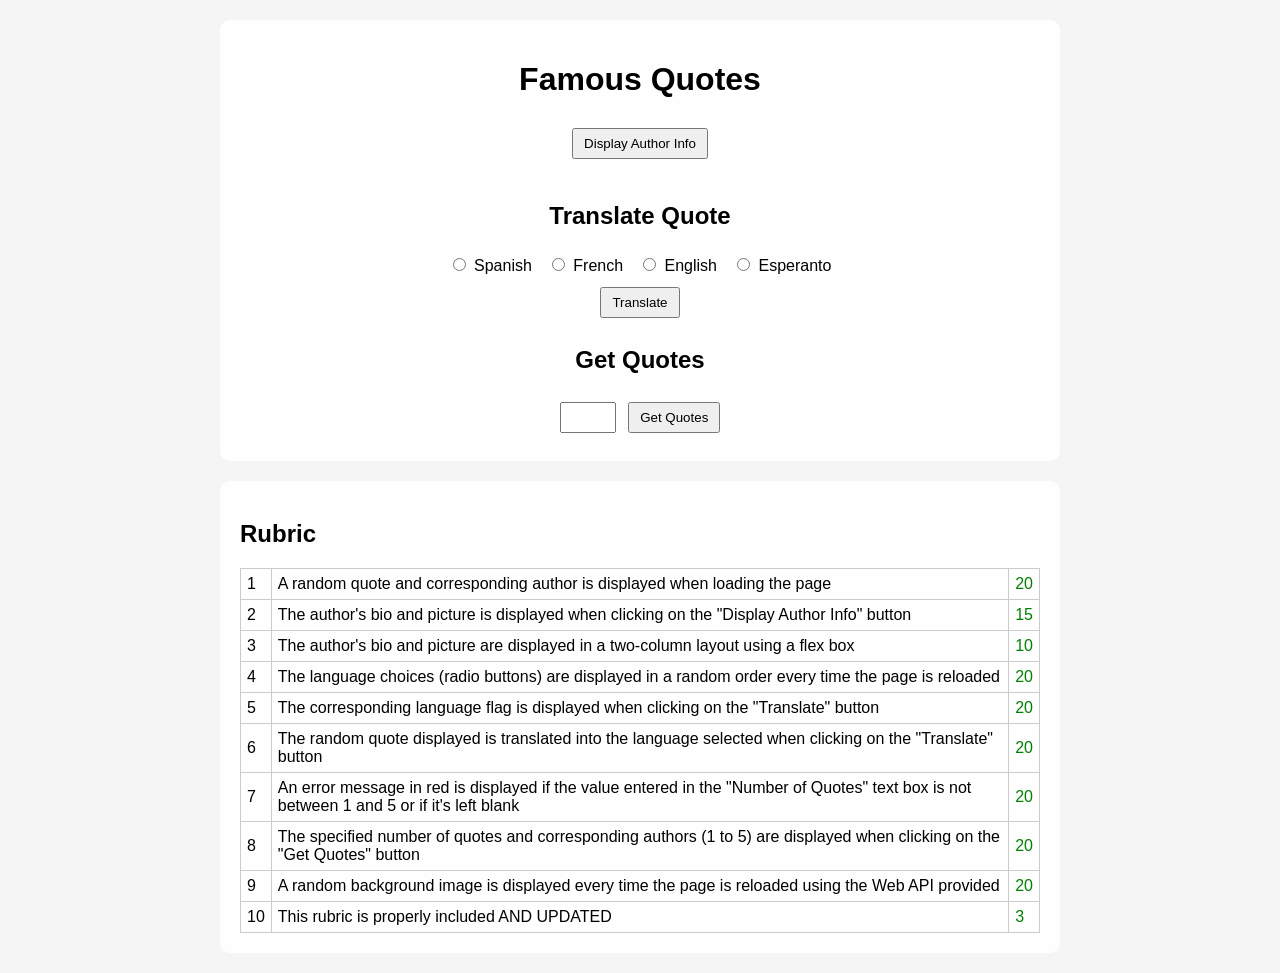
<file: PracticeExam/index.html>
<!DOCTYPE html>
<html lang="en">
<head>
  <meta charset="UTF-8">
  <meta name="viewport" content="width=device-width, initial-scale=1.0">
  <title>Famous Quotes</title>
  <link rel="stylesheet" href="styles.css">
</head>
<body>
  <div id="box">
    <h1>Famous Quotes</h1>

    <div id="quote"></div>
    <div id="author"></div>

    <button id="infoBtn">Display Author Info</button>
    <div id="info"></div>

    <h2>Translate Quote</h2>
    <div id="langs"></div>
    <button id="transBtn">Translate</button>
    <div id="trans"></div>

    <h2>Get Quotes</h2>
    <input id="num" type="number" min="1" max="5">
    <button id="quotesBtn">Get Quotes</button>
    <div id="quotes"></div>
  </div>

  <div id="rubric">
    <h2>Rubric</h2>
    <table>
      <tr>
        <td>1</td>
        <td>A random quote and corresponding author is displayed when loading the page</td>
        <td style="color:green">20</td>
      </tr>
      <tr>
        <td>2</td>
        <td>The author's bio and picture is displayed when clicking on the "Display Author Info" button</td>
        <td style="color:green">15</td>
      </tr>
      <tr>
        <td>3</td>
        <td>The author's bio and picture are displayed in a two-column layout using a flex box</td>
        <td style="color:green">10</td>
      </tr>
      <tr>
        <td>4</td>
        <td>The language choices (radio buttons) are displayed in a random order every time the page is reloaded</td>
        <td style="color:green">20</td>
      </tr>
      <tr>
        <td>5</td>
        <td>The corresponding language flag is displayed when clicking on the "Translate" button</td>
        <td style="color:green">20</td>
      </tr>
      <tr>
        <td>6</td>
        <td>The random quote displayed is translated into the language selected when clicking on the "Translate" button</td>
        <td style="color:green">20</td>
      </tr>
      <tr>
        <td>7</td>
        <td>An error message in red is displayed if the value entered in the "Number of Quotes" text box is not between 1 and 5 or if it's left blank</td>
        <td style="color:green">20</td>
      </tr>
      <tr>
        <td>8</td>
        <td>The specified number of quotes and corresponding authors (1 to 5) are displayed when clicking on the "Get Quotes" button</td>
        <td style="color:green">20</td>
      </tr>
      <tr>
        <td>9</td>
        <td>A random background image is displayed every time the page is reloaded using the Web API provided</td>
        <td style="color:green">20</td>
      </tr>
      <tr>
        <td>10</td>
        <td>This rubric is properly included AND UPDATED</td>
        <td style="color:green">3</td>
      </tr>
    </table>
  </div>

  <script src="app.js"></script>
</body>
</html>
</file>
<file: hw2/styles.css>
:root {
  --bg: #f7eef6;
  --bg-deep: #e9f2f7;
  --ink: #2c2431;
  --muted: #6f6876;
  --card: #ffffff;
  --primary: #355c7d;
  --primary-dark: #2a3f57;
  --accent: #f38ba0;
  --accent-2: #89c5d6;
  --accent-soft: #f8c9d7;
  --border: #e6ddea;
  --success: #2e9a6f;
  --danger: #d7475b;
  --shadow: 0 26px 60px rgba(53, 92, 125, 0.2);
}

* {
  box-sizing: border-box;
}

body {
  margin: 0;
  min-height: 100vh;
  font-family: "Manrope", "Segoe UI", sans-serif;
  color: var(--ink);
  background:
    radial-gradient(circle at 10% 10%, rgba(243, 139, 160, 0.2), transparent 45%),
    radial-gradient(circle at 90% 15%, rgba(137, 197, 214, 0.25), transparent 40%),
    radial-gradient(circle at 20% 85%, rgba(248, 201, 215, 0.6), transparent 40%),
    linear-gradient(120deg, var(--bg) 0%, var(--bg-deep) 100%);
  background-size: 140% 140%;
  animation: driftGradient 18s ease-in-out infinite;
  line-height: 1.5;
  cursor:
    url("data:image/svg+xml,%3Csvg xmlns='http://www.w3.org/2000/svg' width='36' height='36' viewBox='0 0 36 36'%3E%3Ctext x='4' y='26' font-size='22'%3E%F0%9F%A6%A6%3C/text%3E%3C/svg%3E")
      4 4,
    auto;
}

.container {
  position: relative;
  z-index: 1;
}

#sparkleLayer {
  position: fixed;
  inset: 0;
  pointer-events: none;
  z-index: 0;
  overflow: hidden;
}

.sparkle {
  position: absolute;
  width: 8px;
  height: 8px;
  border-radius: 999px;
  background: radial-gradient(circle, #ffffff 0%, rgba(255, 255, 255, 0.35) 60%, transparent 100%);
  box-shadow: 0 0 12px rgba(137, 197, 214, 0.9);
  animation: sparkleFloat 1.2s ease-out forwards;
  opacity: 0.9;
}

@keyframes sparkleFloat {
  0% {
    transform: translateY(0) scale(1);
    opacity: 0.95;
  }
  100% {
    transform: translateY(-40px) scale(0.2);
    opacity: 0;
  }
}

.hero-card,
.quiz-card,
.results-card,
.peer-card {
  background: var(--card);
  border-radius: 24px;
  border: 1px solid var(--border);
  box-shadow: var(--shadow);
}

.hero-card {
  position: relative;
  overflow: hidden;
}

.hero-card::before {
  content: "";
  position: absolute;
  width: 220px;
  height: 220px;
  border-radius: 50%;
  background: radial-gradient(circle, rgba(243, 139, 160, 0.28), transparent 70%);
  top: -60px;
  right: -50px;
  animation: floatOrb 8s ease-in-out infinite;
}

.hero-card::after {
  content: "";
  position: absolute;
  width: 160px;
  height: 160px;
  border-radius: 50%;
  background: radial-gradient(circle, rgba(137, 197, 214, 0.45), transparent 70%);
  bottom: -70px;
  left: -60px;
  animation: floatOrb 10s ease-in-out infinite reverse;
}

.hero__eyebrow {
  margin: 0 0 0.4rem;
  text-transform: uppercase;
  letter-spacing: 0.25em;
  font-size: 0.75rem;
  font-weight: 700;
  color: var(--primary);
}

.hero-card h1 {
  margin: 0 0 0.8rem;
  font-family: "Fraunces", serif;
  font-size: clamp(2.1rem, 3vw, 2.9rem);
  color: var(--primary-dark);
}

.hero__subtitle {
  margin: 0;
  color: var(--muted);
  font-size: 1.02rem;
}

.hero__chips {
  margin-top: 1.4rem;
  display: flex;
  flex-wrap: wrap;
  gap: 0.6rem;
}

.hero__chips span {
  padding: 0.45rem 0.85rem;
  border-radius: 999px;
  background: #fff1f5;
  border: 1px solid var(--accent-soft);
  color: var(--primary-dark);
  font-weight: 600;
  font-size: 0.9rem;
}

.hero__stats span {
  display: block;
  font-size: 0.85rem;
  color: var(--muted);
}

.peer-card__title {
  font-family: "Fraunces", serif;
  color: var(--primary-dark);
  margin-bottom: 0.6rem;
}

.quiz__eyebrow {
  margin: 0 0 0.25rem;
  text-transform: uppercase;
  letter-spacing: 0.22em;
  font-size: 0.72rem;
  color: var(--accent);
  font-weight: 700;
}

.quiz-card h2 {
  font-family: "Fraunces", serif;
  color: var(--primary-dark);
}

.badge.text-bg-light {
  background: #fff1f5 !important;
  color: var(--primary-dark) !important;
  border: 1px solid var(--accent-soft);
  font-weight: 700;
}

.question-list {
  display: grid;
  gap: 1.2rem;
}

.question-card {
  padding: 1.1rem 1.2rem;
  border-radius: 18px;
  border: 1px solid var(--border);
  background: #fffafd;
  transition: transform 0.2s ease, box-shadow 0.2s ease;
}

.question-card:hover {
  transform: translateY(-2px);
  box-shadow: 0 16px 30px rgba(53, 92, 125, 0.12);
}

.question-card h3 {
  margin: 0 0 0.75rem;
  font-size: 1.1rem;
  color: var(--primary-dark);
}

.choice-grid {
  display: grid;
  gap: 0.5rem;
}

.question-note {
  margin-top: -0.2rem;
  margin-bottom: 0.6rem;
  font-size: 0.9rem;
  color: var(--muted);
}

.form-check-input:checked {
  background-color: var(--primary);
  border-color: var(--primary);
}

.form-select,
.form-control,
.form-range {
  border-radius: 12px;
  border: 1px solid var(--border);
}

.form-select:focus,
.form-control:focus,
.form-range:focus {
  border-color: var(--primary);
  box-shadow: 0 0 0 3px rgba(137, 197, 214, 0.3);
}

.feedback {
  margin-top: 0.8rem;
  display: flex;
  align-items: center;
  gap: 0.6rem;
  padding: 0.6rem 0.8rem;
  border-radius: 14px;
  font-weight: 600;
}

.feedback img {
  width: 32px;
  height: 32px;
}

.feedback.is-correct {
  background: rgba(46, 154, 111, 0.12);
  color: var(--success);
  border: 1px solid rgba(46, 154, 111, 0.3);
}

.feedback.is-wrong {
  background: rgba(215, 71, 91, 0.12);
  color: var(--danger);
  border: 1px solid rgba(215, 71, 91, 0.3);
}

.range-wrap {
  display: flex;
  flex-wrap: wrap;
  align-items: center;
  gap: 0.8rem;
}

.range-value {
  font-size: 0.95rem;
  color: var(--muted);
}

.btn-primary {
  background: linear-gradient(135deg, var(--primary), var(--accent));
  border: none;
  font-weight: 700;
  box-shadow: 0 12px 22px rgba(53, 92, 125, 0.2);
}

.btn-primary:hover {
  filter: brightness(1.05);
}

.results-card h3 {
  font-family: "Fraunces", serif;
  color: var(--primary-dark);
}

.progress {
  height: 14px;
  border-radius: 999px;
  background: #f1e8f3;
}

.progress-bar {
  background: linear-gradient(135deg, var(--primary), var(--accent));
  font-weight: 700;
}

.congrats-message {
  margin-top: 0.9rem;
  font-weight: 600;
  color: var(--primary-dark);
}

.site-footer {
  width: min(1100px, 92vw);
  margin: 2rem auto 2.8rem;
}

.site-footer__content {
  padding: 1.1rem 1.4rem;
  border-radius: 24px;
  border: 1px solid var(--border);
  background:
    radial-gradient(circle at 10% 10%, rgba(243, 139, 160, 0.18), transparent 50%),
    radial-gradient(circle at 90% 0%, rgba(137, 197, 214, 0.2), transparent 55%),
    rgba(255, 255, 255, 0.95);
  display: flex;
  flex-wrap: wrap;
  align-items: center;
  justify-content: space-between;
  gap: 1rem 1.4rem;
  box-shadow: 0 18px 40px rgba(34, 70, 71, 0.15);
}

.site-footer__logo {
  width: min(220px, 70vw);
  height: auto;
  object-fit: contain;
}

.site-footer__text {
  display: grid;
  gap: 0.25rem;
}

.site-footer__title {
  margin: 0;
  font-weight: 700;
  color: var(--primary-dark);
}

.site-footer__meta,
.site-footer__note {
  margin: 0.2rem 0 0;
  color: var(--muted);
}

@media (max-width: 640px) {
  .hero-card::before {
    width: 160px;
    height: 160px;
  }
}

@media (prefers-reduced-motion: reduce) {
  * {
    scroll-behavior: auto !important;
    transition: none !important;
  }
  body {
    animation: none !important;
  }
}

@keyframes driftGradient {
  0% {
    background-position: 0% 50%;
  }
  50% {
    background-position: 100% 40%;
  }
  100% {
    background-position: 0% 50%;
  }
}

@keyframes floatOrb {
  0%,
  100% {
    transform: translateY(0);
  }
  50% {
    transform: translateY(10px);
  }
}
</file>
<file: hw3/styles.css>
:root {
  --coal: #090707;
  --ash: #1b1211;
  --lava: #ff6a3d;
  --amber: #ffb347;
  --sand: #f6d6a8;
  --smoke: #b9a894;
  --cream: #fff2dd;
  --grid-green: #7affc4;
  --line: rgba(255, 179, 71, 0.28);
  --panel: rgba(18, 11, 10, 0.92);
  --panel-strong: rgba(10, 6, 6, 0.96);
  --shadow: 0 18px 36px rgba(0, 0, 0, 0.38);
  --content-width: min(1180px, 92vw);
}

* {
  box-sizing: border-box;
}

html {
  scroll-behavior: smooth;
}

body {
  margin: 0;
  min-height: 100vh;
  overflow-x: hidden;
  font-family: "Space Mono", "SFMono-Regular", Consolas, "Liberation Mono", monospace;
  color: var(--cream);
  background:
    radial-gradient(circle at 16% 12%, rgba(255, 106, 61, 0.24), transparent 22%),
    radial-gradient(circle at 84% 14%, rgba(255, 179, 71, 0.18), transparent 24%),
    radial-gradient(circle at 50% 72%, rgba(255, 106, 61, 0.1), transparent 30%),
    linear-gradient(180deg, #020202 0%, #0a0606 24%, #180d0c 58%, #040202 100%);
}

body::before {
  content: "";
  position: fixed;
  inset: 0;
  z-index: 0;
  pointer-events: none;
  background:
    radial-gradient(circle at 24% 18%, rgba(255, 179, 71, 0.08), transparent 18%),
    radial-gradient(circle at 78% 28%, rgba(122, 255, 196, 0.07), transparent 16%),
    linear-gradient(90deg, rgba(255, 255, 255, 0.035) 1px, transparent 1px),
    linear-gradient(rgba(255, 255, 255, 0.035) 1px, transparent 1px);
  background-size: auto, auto, 42px 42px, 42px 42px;
  opacity: 0.3;
}

body::after {
  content: none;
}

.scene {
  position: fixed;
  inset: 0;
  pointer-events: none;
  overflow: hidden;
  z-index: 0;
}

.scene__scanlines {
  position: absolute;
  inset: 0;
  background: repeating-linear-gradient(
    180deg,
    rgba(255, 255, 255, 0.055) 0,
    rgba(255, 255, 255, 0.055) 1px,
    transparent 1px,
    transparent 4px
  );
  opacity: 0.18;
}

.scene__grid {
  position: absolute;
  left: -10%;
  right: -10%;
  bottom: -8%;
  height: 42vh;
  background:
    linear-gradient(rgba(255, 179, 71, 0.24) 2px, transparent 2px),
    linear-gradient(90deg, rgba(255, 179, 71, 0.24) 2px, transparent 2px);
  background-size: 58px 58px;
  transform: perspective(420px) rotateX(76deg);
  transform-origin: center bottom;
  opacity: 0.48;
  animation: grid-drift 10s ease-in-out infinite;
}

.scene__fault {
  position: absolute;
  width: 120vw;
  height: 3px;
  left: -10vw;
  background: linear-gradient(90deg, transparent, rgba(255, 106, 61, 0.95), transparent);
  box-shadow:
    0 0 18px rgba(255, 106, 61, 0.5),
    0 0 34px rgba(255, 106, 61, 0.24);
}

.scene__fault--one {
  top: 24%;
  transform: rotate(-11deg);
  animation: fault-shift 9s ease-in-out infinite;
}

.scene__fault--two {
  top: 68%;
  transform: rotate(8deg);
  animation: fault-shift 12s ease-in-out infinite reverse;
}

.scene__pulse {
  position: absolute;
  border: 1px solid rgba(255, 179, 71, 0.34);
  border-radius: 50%;
  box-shadow: 0 0 26px rgba(255, 179, 71, 0.12);
}

.scene__pulse--one {
  top: 12%;
  right: 8%;
  width: 180px;
  height: 180px;
  animation: pulse-ring 5s ease-out infinite;
}

.scene__pulse--two {
  bottom: 18%;
  left: 7%;
  width: 240px;
  height: 240px;
  animation: pulse-ring 7s ease-out infinite 1.4s;
}

.scene__ring {
  position: absolute;
  right: 12vw;
  top: 7rem;
  width: 16rem;
  aspect-ratio: 1;
  border-radius: 50%;
  border: 1px solid rgba(246, 214, 168, 0.28);
  box-shadow:
    0 0 0 18px rgba(255, 179, 71, 0.08),
    0 0 0 38px rgba(255, 106, 61, 0.06),
    0 0 42px rgba(255, 179, 71, 0.12);
  animation: ring-drift 8s ease-in-out infinite;
}

.site-header,
.layout {
  position: relative;
  z-index: 1;
}

.site-header {
  width: var(--content-width);
  margin: 0 auto;
  padding: 3rem 0 1.8rem;
}

.site-header__topline {
  display: flex;
  justify-content: space-between;
  gap: 1rem;
  align-items: center;
}

.site-header__eyebrow,
.site-header__stamp,
.kicker {
  margin: 0;
  text-transform: uppercase;
  letter-spacing: 0.18em;
  font-size: 0.76rem;
}

.site-header__eyebrow,
.kicker {
  color: var(--amber);
}

.site-header__stamp {
  padding: 0.5rem 0.8rem;
  border: 1px solid rgba(255, 179, 71, 0.18);
  color: var(--sand);
  background: rgba(255, 179, 71, 0.05);
}

.hero-band {
  margin-top: 1.8rem;
  display: grid;
  gap: 1.6rem;
  grid-template-columns: minmax(0, 1fr) minmax(310px, 0.84fr);
  align-items: stretch;
  grid-template-areas:
    "copy terminal"
    "monitor archive";
}

.hero-copy {
  max-width: none;
  grid-area: copy;
}

.hero-copy__shell {
  position: relative;
  padding: 1.5rem;
  border: 1px solid rgba(255, 179, 71, 0.14);
  background:
    linear-gradient(180deg, rgba(255, 255, 255, 0.01), transparent 24%),
    linear-gradient(135deg, rgba(255, 179, 71, 0.04), transparent 36%),
    rgba(13, 8, 8, 0.84);
  box-shadow:
    inset 0 0 0 1px rgba(255, 179, 71, 0.04),
    0 16px 44px rgba(0, 0, 0, 0.26);
  overflow: hidden;
}

.hero-copy__shell::before {
  content: "";
  position: absolute;
  inset: 0;
  pointer-events: none;
  background:
    linear-gradient(90deg, rgba(255, 179, 71, 0.08) 1px, transparent 1px),
    linear-gradient(rgba(255, 179, 71, 0.06) 1px, transparent 1px);
  background-size: 34px 34px;
  opacity: 0.1;
}

.hero-copy__shell::after {
  content: "";
  position: absolute;
  right: 0;
  top: 0;
  width: 100%;
  height: 100%;
  pointer-events: none;
  background:
    linear-gradient(90deg, transparent 58%, rgba(122, 255, 196, 0.05) 78%, transparent 100%);
  opacity: 0.55;
}

.hero-copy__main,
.hero-terminal {
  position: relative;
  z-index: 1;
}

.hero-copy h1,
.hero-copy p {
  margin: 0;
}

.hero-copy h1 {
  margin-top: 0.85rem;
  font-family: "Syne", sans-serif;
  max-width: 11ch;
  font-size: clamp(3.6rem, 11vw, 7.4rem);
  line-height: 0.9;
  text-transform: uppercase;
  letter-spacing: 0.01em;
  text-shadow: 0 0 18px rgba(255, 106, 61, 0.1);
}

.site-header__copy {
  margin-top: 1rem;
  max-width: 32rem;
  color: rgba(255, 242, 221, 0.78);
  line-height: 1.85;
  font-size: 1rem;
}

.hero-terminal {
  grid-area: terminal;
  display: grid;
  gap: 0.85rem;
  align-content: start;
  min-height: 0;
  padding: 1rem;
  border: 1px solid rgba(122, 255, 196, 0.24);
  background:
    linear-gradient(180deg, rgba(7, 30, 23, 0.92), rgba(3, 12, 10, 0.98));
  box-shadow:
    inset 0 0 0 1px rgba(122, 255, 196, 0.08),
    0 0 24px rgba(122, 255, 196, 0.08),
    0 18px 36px rgba(0, 0, 0, 0.28);
  isolation: isolate;
  overflow: hidden;
}

.hero-terminal::before {
  content: "";
  position: absolute;
  inset: 0;
  pointer-events: none;
  background:
    linear-gradient(90deg, rgba(122, 255, 196, 0.07) 1px, transparent 1px),
    linear-gradient(rgba(122, 255, 196, 0.05) 1px, transparent 1px);
  background-size: 28px 28px;
  opacity: 0.18;
}

.hero-terminal::after {
  content: "";
  position: absolute;
  inset: auto -12% -40% auto;
  width: 14rem;
  height: 14rem;
  border-radius: 50%;
  background: radial-gradient(circle, rgba(122, 255, 196, 0.12), transparent 68%);
  filter: blur(8px);
  pointer-events: none;
}

.hero-terminal__topbar,
.hero-terminal__footer,
.hero-copy__console-screen {
  position: relative;
  z-index: 1;
}

.hero-terminal__topbar {
  display: grid;
  grid-template-columns: auto 1fr auto;
  align-items: center;
  gap: 0.8rem;
  padding-bottom: 0.7rem;
  border-bottom: 1px solid rgba(122, 255, 196, 0.16);
}

.hero-terminal__lights {
  display: inline-flex;
  gap: 0.38rem;
}

.hero-terminal__lights span {
  width: 0.58rem;
  height: 0.58rem;
  border-radius: 50%;
  box-shadow: 0 0 10px currentColor;
}

.hero-terminal__lights span:nth-child(1) {
  color: #ff8466;
  background: currentColor;
}

.hero-terminal__lights span:nth-child(2) {
  color: #ffcf70;
  background: currentColor;
}

.hero-terminal__lights span:nth-child(3) {
  color: #7affc4;
  background: currentColor;
}

.hero-copy__console-label {
  margin: 0;
  color: var(--grid-green);
  font-size: 0.72rem;
  letter-spacing: 0.18em;
  text-transform: uppercase;
  text-shadow: 0 0 12px rgba(122, 255, 196, 0.22);
}

.hero-terminal__stamp {
  margin: 0;
  color: rgba(223, 255, 242, 0.56);
  font-size: 0.62rem;
  letter-spacing: 0.16em;
  text-transform: uppercase;
  text-align: right;
}

.hero-copy__console-screen {
  display: grid;
  gap: 0.55rem;
  font-family: "Manrope", "Segoe UI", sans-serif;
}

.hero-copy__console-screen p {
  display: grid;
  grid-template-columns: 88px minmax(0, 1fr) auto;
  align-items: center;
  gap: 0.8rem;
  min-height: 2.95rem;
  margin: 0;
  padding: 0.6rem 0.72rem;
  border-left: 2px solid rgba(122, 255, 196, 0.45);
  background:
    linear-gradient(90deg, rgba(122, 255, 196, 0.09), rgba(122, 255, 196, 0.03)),
    rgba(122, 255, 196, 0.03);
  box-shadow:
    inset 0 0 0 1px rgba(122, 255, 196, 0.05),
    inset 0 1px 0 rgba(255, 255, 255, 0.03);
}

.hero-copy__console-screen span {
  color: rgba(122, 255, 196, 0.78);
  text-transform: uppercase;
  letter-spacing: 0.12em;
  font-size: 0.68rem;
  text-shadow: 0 0 10px rgba(143, 255, 208, 0.18);
}

.hero-copy__console-screen strong {
  color: #dffff2;
  font-weight: 700;
  text-transform: uppercase;
  letter-spacing: 0.06em;
  font-size: 0.71rem;
  text-align: left;
  text-shadow: 0 0 12px rgba(122, 255, 196, 0.16);
}

.console-chip {
  display: inline-flex;
  align-items: center;
  justify-content: center;
  min-width: 4.9rem;
  padding: 0.32rem 0.52rem;
  border: 1px solid currentColor;
  font-style: normal;
  font-size: 0.58rem;
  letter-spacing: 0.16em;
  text-transform: uppercase;
  background: rgba(255, 255, 255, 0.04);
  box-shadow:
    inset 0 0 10px rgba(255, 255, 255, 0.04),
    0 0 10px rgba(255, 255, 255, 0.05);
  text-shadow: 0 0 8px currentColor;
  transition:
    box-shadow 180ms ease,
    text-shadow 180ms ease,
    transform 180ms ease,
    filter 180ms ease;
}

.hero-copy__console-screen p:hover .console-chip,
.hero-copy__console-screen p:focus-within .console-chip {
  transform: translateY(-1px);
  filter: brightness(1.12);
  text-shadow: 0 0 12px currentColor;
}

.hero-copy__console-screen p:hover .console-chip--good,
.hero-copy__console-screen p:focus-within .console-chip--good {
  box-shadow:
    inset 0 0 16px rgba(140, 255, 212, 0.16),
    0 0 20px rgba(140, 255, 212, 0.3);
}

.hero-copy__console-screen p:hover .console-chip--data,
.hero-copy__console-screen p:focus-within .console-chip--data {
  box-shadow:
    inset 0 0 16px rgba(131, 215, 255, 0.15),
    0 0 20px rgba(131, 215, 255, 0.28);
}

.hero-copy__console-screen p:hover .console-chip--warm,
.hero-copy__console-screen p:focus-within .console-chip--warm {
  box-shadow:
    inset 0 0 16px rgba(255, 210, 125, 0.15),
    0 0 20px rgba(255, 210, 125, 0.28);
}

.hero-copy__console-screen p:hover .console-chip--warn,
.hero-copy__console-screen p:focus-within .console-chip--warn {
  box-shadow:
    inset 0 0 16px rgba(255, 154, 114, 0.16),
    0 0 20px rgba(255, 154, 114, 0.3);
}

.console-chip--good {
  color: #8cffd4;
  background-color: rgba(140, 255, 212, 0.1);
  box-shadow:
    inset 0 0 12px rgba(140, 255, 212, 0.1),
    0 0 14px rgba(140, 255, 212, 0.18);
}

.console-chip--data {
  color: #83d7ff;
  background-color: rgba(131, 215, 255, 0.09);
  box-shadow:
    inset 0 0 12px rgba(131, 215, 255, 0.1),
    0 0 14px rgba(131, 215, 255, 0.16);
}

.console-chip--warm {
  color: #ffd27d;
  background-color: rgba(255, 210, 125, 0.1);
  box-shadow:
    inset 0 0 12px rgba(255, 210, 125, 0.1),
    0 0 14px rgba(255, 210, 125, 0.16);
}

.console-chip--warn {
  color: #ff9a72;
  background-color: rgba(255, 154, 114, 0.1);
  box-shadow:
    inset 0 0 12px rgba(255, 154, 114, 0.1),
    0 0 14px rgba(255, 154, 114, 0.18);
}

.hero-terminal__footer {
  display: flex;
  align-items: center;
  gap: 0.55rem;
  padding-top: 0.2rem;
  color: rgba(223, 255, 242, 0.68);
  font-size: 0.66rem;
  letter-spacing: 0.08em;
  overflow: hidden;
}

.hero-terminal__prompt {
  color: var(--amber);
  text-transform: uppercase;
  white-space: nowrap;
}

.hero-terminal__command {
  color: rgba(223, 255, 242, 0.8);
  white-space: nowrap;
}

.hero-terminal__cursor {
  width: 0.52rem;
  height: 1rem;
  flex: none;
  background: var(--grid-green);
  box-shadow: 0 0 12px rgba(122, 255, 196, 0.5);
  animation: terminal-cursor 1s steps(1) infinite;
}

.ticker {
  margin-top: 1.5rem;
  display: flex;
  gap: 1.8rem;
  overflow: hidden;
  width: 100%;
  padding: 0.95rem 1rem;
  border: 1px solid rgba(255, 179, 71, 0.14);
  background: rgba(11, 7, 7, 0.78);
  white-space: nowrap;
  border-radius: 0;
}

.ticker span {
  flex: none;
  color: var(--sand);
  letter-spacing: 0.14em;
  animation: ticker-roll 24s linear infinite;
}

.hero-monitor {
  grid-area: monitor;
  width: 100%;
  padding: 1.2rem;
  border: 1px solid var(--line);
  background:
    linear-gradient(180deg, rgba(255, 255, 255, 0.015), transparent 18%),
    rgba(15, 9, 9, 0.88);
  box-shadow: var(--shadow);
  border-radius: 0;
}

.hero-archive {
  grid-area: archive;
  width: 100%;
  justify-self: stretch;
  padding: 1.3rem;
  border: 1px solid var(--line);
  background:
    linear-gradient(180deg, rgba(255, 255, 255, 0.015), transparent 18%),
    rgba(15, 9, 9, 0.88);
  box-shadow: var(--shadow);
  border-radius: 0;
}

.hero-archive__header {
  display: flex;
  justify-content: space-between;
  gap: 1rem;
  align-items: center;
  margin-bottom: 0.8rem;
}

.hero-archive__hint {
  margin: 0;
  color: rgba(246, 214, 168, 0.72);
  font-size: 0.76rem;
  letter-spacing: 0.08em;
  text-transform: uppercase;
}

.hero-archive__body {
  display: grid;
  gap: 1rem;
}

.hero-archive__intro,
.hero-archive__event {
  padding: 1rem 1.05rem;
  border: 1px solid rgba(255, 179, 71, 0.12);
  background: rgba(255, 255, 255, 0.02);
  border-radius: 0;
}

.hero-archive__title,
.hero-archive__copy,
.hero-archive__event-title,
.hero-archive__event-meta {
  margin: 0;
}

.hero-archive__title {
  font-family: "Space Mono", monospace;
  font-size: 1rem;
  text-transform: uppercase;
  color: var(--cream);
}

.hero-archive__copy {
  margin-top: 0.45rem;
  color: var(--smoke);
  line-height: 1.65;
  font-size: 0.98rem;
}

.hero-archive__event {
  position: relative;
  overflow: hidden;
  cursor: pointer;
  transition:
    border-color 140ms ease,
    box-shadow 140ms ease,
    transform 140ms ease,
    background 140ms ease;
}

.hero-archive__event::before {
  content: "";
  position: absolute;
  inset: 0 auto 0 0;
  width: 4px;
  background: linear-gradient(180deg, var(--amber), var(--lava));
}

.hero-archive__event::after {
  content: "";
  position: absolute;
  inset: 0;
  pointer-events: none;
  background: linear-gradient(135deg, rgba(255, 179, 71, 0.08), transparent 45%);
  opacity: 0.55;
}

.hero-archive__event:hover,
.hero-archive__event:focus-visible {
  border-color: rgba(255, 214, 168, 0.34);
  box-shadow: 0 0 0 1px rgba(255, 179, 71, 0.08), 0 10px 28px rgba(0, 0, 0, 0.18);
  transform: translateY(-2px);
  background: rgba(255, 179, 71, 0.04);
  outline: none;
}

.hero-archive__event-title {
  padding-left: 0.5rem;
  font-family: "Space Mono", monospace;
  font-size: 1.2rem;
  color: var(--cream);
  text-transform: uppercase;
}

.hero-archive__event-meta {
  margin-top: 0.4rem;
  padding-left: 0.5rem;
  color: var(--amber);
  text-transform: uppercase;
  letter-spacing: 0.1em;
  font-size: 0.8rem;
}

.hero-archive__event-action {
  margin: 0.9rem 0 0;
  padding-left: 0.5rem;
  color: rgba(255, 242, 221, 0.66);
  font-size: 0.74rem;
  letter-spacing: 0.12em;
  text-transform: uppercase;
}

.hero-monitor__label,
.hero-monitor__readout {
  margin: 0;
}

.hero-monitor__header {
  display: flex;
  align-items: center;
  justify-content: space-between;
  gap: 1rem;
}

.hero-monitor__title-group {
  display: flex;
  align-items: center;
  gap: 0.9rem;
}

.hero-monitor__label {
  color: var(--amber);
  text-transform: uppercase;
  letter-spacing: 0.16em;
  font-size: 0.78rem;
}

.hero-monitor__live {
  display: inline-flex;
  align-items: center;
  gap: 0.45rem;
  color: rgba(246, 214, 168, 0.82);
  font-size: 0.68rem;
  letter-spacing: 0.14em;
  text-transform: uppercase;
}

.hero-monitor__live-dot {
  width: 0.52rem;
  height: 0.52rem;
  border-radius: 50%;
  background: var(--lava);
  box-shadow: 0 0 14px rgba(255, 106, 61, 0.65);
  animation: monitor-beacon 1.2s ease-in-out infinite;
}

.hero-monitor__prompt {
  margin: 0;
  max-width: 20rem;
  text-align: right;
  color: rgba(246, 214, 168, 0.42);
  font-size: 0.74rem;
  letter-spacing: 0.08em;
  text-transform: uppercase;
  line-height: 1.25;
  transition: opacity 180ms ease, transform 180ms ease;
}

.hero-monitor__prompt.is-hidden {
  opacity: 0.2;
  transform: translateY(-4px);
}

.hero-monitor__screen {
  position: relative;
  margin-top: 0.9rem;
  min-height: 360px;
  overflow: hidden;
  border: 1px solid rgba(255, 179, 71, 0.14);
  cursor: crosshair;
  background:
    linear-gradient(180deg, rgba(255, 106, 61, 0.05), rgba(255, 179, 71, 0.02)),
    #0f0808;
  transform:
    perspective(460px)
    rotateX(calc(var(--monitor-tilt-y, 0) * 1deg))
    rotateY(calc(var(--monitor-tilt-x, 0) * 1deg))
    translate3d(var(--monitor-shift-x, 0px), var(--monitor-shift-y, 0px), 0);
  transition: transform 110ms ease-out, box-shadow 150ms ease-out;
  box-shadow:
    inset 0 0 24px rgba(255, 179, 71, 0.05),
    0 0 26px rgba(255, 106, 61, 0.08);
  border-radius: 0;
}

.hero-monitor__screen:hover,
.hero-monitor__screen:focus-visible {
  box-shadow:
    inset 0 0 24px rgba(255, 179, 71, 0.08),
    0 0 36px rgba(255, 106, 61, 0.16);
  outline: none;
}

.hero-monitor__hover-cue {
  position: absolute;
  left: 1rem;
  top: 1rem;
  z-index: 4;
  pointer-events: none;
  display: inline-flex;
  align-items: center;
  gap: 0.65rem;
  padding: 0.65rem 0.8rem;
  border: 1px solid rgba(255, 179, 71, 0.2);
  background: rgba(9, 7, 7, 0.72);
  color: rgba(255, 242, 221, 0.88);
  font-size: 0.72rem;
  text-transform: uppercase;
  letter-spacing: 0.12em;
  box-shadow: 0 0 24px rgba(0, 0, 0, 0.2);
  transition: opacity 180ms ease, transform 180ms ease;
}

.hero-monitor__hover-cue.is-hidden {
  opacity: 0;
  transform: translateY(-6px);
}

.hero-monitor__hover-icon {
  width: 0.8rem;
  height: 0.8rem;
  border-radius: 50%;
  border: 1px solid rgba(255, 179, 71, 0.72);
  box-shadow:
    0 0 0 6px rgba(255, 179, 71, 0.08),
    0 0 16px rgba(255, 106, 61, 0.25);
  animation: monitor-invite-pulse 1.4s ease-in-out infinite;
}

.hero-monitor__screen::after {
  content: "";
  position: absolute;
  inset: 0;
  z-index: 0;
  pointer-events: none;
  background: linear-gradient(180deg, transparent, rgba(255, 179, 71, 0.06));
  opacity: var(--monitor-invite-opacity, 0.45);
  transition: opacity 180ms ease;
}

.hero-monitor__screen::before {
  content: "";
  position: absolute;
  inset: 0;
  z-index: 0;
  pointer-events: none;
  background:
    linear-gradient(90deg, transparent 0%, rgba(122, 255, 196, 0.06) 100%),
    url("continents.png") center 42% / 90% auto no-repeat;
  opacity: 0.12;
  mix-blend-mode: screen;
  filter: sepia(1) hue-rotate(110deg) saturate(2.1);
}

.monitor-grid {
  position: absolute;
  inset: 0;
  z-index: 0;
  background:
    linear-gradient(rgba(255, 179, 71, 0.08) 1px, transparent 1px),
    linear-gradient(90deg, rgba(255, 179, 71, 0.08) 1px, transparent 1px);
  background-size: 34px 34px;
}

.monitor-epicenter {
  position: absolute;
  left: var(--epicenter-x, 50%);
  top: var(--epicenter-y, 50%);
  width: 120px;
  height: 120px;
  z-index: 1;
  pointer-events: none;
  border-radius: 50%;
  opacity: var(--epicenter-opacity, 0);
  transform: translate(-50%, -50%) scale(var(--epicenter-scale, 0.65));
  background:
    radial-gradient(circle, rgba(255, 214, 168, 0.6) 0, rgba(255, 179, 71, 0.16) 18%, transparent 64%);
  box-shadow:
    0 0 0 1px rgba(255, 179, 71, 0.2),
    0 0 26px rgba(255, 106, 61, 0.22);
  transition: opacity 160ms ease, transform 120ms ease-out;
}

.monitor-epicenter::before,
.monitor-epicenter::after {
  content: "";
  position: absolute;
  inset: 50%;
  border-radius: 50%;
  border: 1px solid rgba(255, 179, 71, 0.28);
  transform: translate(-50%, -50%);
}

.monitor-epicenter::before {
  width: 44px;
  height: 44px;
}

.monitor-epicenter::after {
  width: 86px;
  height: 86px;
  opacity: 0.7;
}

.waveform {
  position: absolute;
  inset: 0;
  z-index: 2;
  display: flex;
  align-items: end;
  justify-content: space-evenly;
  padding: 2.3rem 1rem 4.6rem;
}

.waveform span {
  width: 4.4%;
  height: max(10%, var(--bar-height, 22%));
  border-radius: 999px 999px 0 0;
  background: linear-gradient(180deg, var(--sand), var(--lava));
  box-shadow: 0 0 12px rgba(255, 106, 61, 0.26);
  transform-origin: bottom center;
  transform: scaleY(var(--bar-scale, 1));
  opacity: calc(0.5 + var(--bar-glow, 0.24));
  transition:
    height 120ms ease-out,
    transform 120ms ease-out,
    opacity 120ms ease-out,
    box-shadow 120ms ease-out;
}

.hero-monitor__readout {
  position: absolute;
  left: 1rem;
  right: 1rem;
  bottom: 1rem;
  z-index: 3;
  color: var(--sand);
  font-size: 0.76rem;
  letter-spacing: 0.14em;
  text-shadow: 0 0 10px rgba(255, 179, 71, 0.18);
}

.hero-monitor__fact-button {
  position: relative;
  overflow: hidden;
  border: 1px solid rgba(255, 179, 71, 0.42);
  background:
    linear-gradient(135deg, rgba(255, 205, 87, 0.14), rgba(255, 106, 61, 0.12)),
    rgba(255, 106, 61, 0.08);
  color: #fff6e6;
  width: 100%;
  padding: 0.95rem 1rem;
  font: inherit;
  font-size: 0.82rem;
  font-weight: 800;
  letter-spacing: 0.18em;
  text-transform: uppercase;
  text-shadow: none;
  cursor: pointer;
  box-shadow:
    inset 0 0 0 1px rgba(255, 214, 168, 0.08),
    0 0 18px rgba(255, 179, 71, 0.16);
  border-radius: 0;
  transition:
    transform 130ms ease,
    border-color 130ms ease,
    box-shadow 130ms ease,
    background 130ms ease,
    filter 130ms ease;
  animation: archive-button-idle 2.6s ease-in-out infinite;
}

.hero-monitor__fact-button::before {
  content: "";
  position: absolute;
  inset: 0;
  background: linear-gradient(90deg, transparent 0%, rgba(255, 248, 231, 0.22) 50%, transparent 100%);
  transform: translateX(-100%);
  animation: archive-button-scan 3.4s linear infinite;
}

.hero-monitor__fact-button::after {
  content: "";
  position: absolute;
  inset: 0;
  background: radial-gradient(circle at 50% 50%, rgba(255, 214, 168, 0.16), transparent 62%);
  opacity: 0.65;
  pointer-events: none;
}

.hero-monitor__fact-button:hover,
.hero-monitor__fact-button:focus-visible {
  transform: translateY(-2px) scale(1.01);
  border-color: rgba(255, 214, 168, 0.68);
  box-shadow:
    inset 0 0 0 1px rgba(255, 214, 168, 0.12),
    0 0 26px rgba(255, 179, 71, 0.28);
  background:
    linear-gradient(135deg, rgba(255, 224, 120, 0.2), rgba(255, 106, 61, 0.18)),
    rgba(255, 106, 61, 0.16);
  filter: brightness(1.06);
}

.hero-monitor__fact-button:hover::before,
.hero-monitor__fact-button:focus-visible::before {
  animation-duration: 1.2s;
}

.hero-monitor__fact {
  margin: 0.7rem 0 0;
  padding-left: 0.5rem;
  color: rgba(246, 214, 168, 0.92);
  font-size: 0.96rem;
  line-height: 1.65;
  text-wrap: pretty;
}

.layout {
  width: var(--content-width);
  margin: 0 auto;
  padding-bottom: 4rem;
  display: grid;
  gap: 1.5rem;
  grid-template-columns: repeat(2, minmax(0, 1fr));
  align-items: stretch;
}

.panel {
  position: relative;
  overflow: hidden;
  border: 1px solid var(--line);
  background:
    linear-gradient(180deg, rgba(255, 255, 255, 0.015), transparent 18%),
    var(--panel);
  box-shadow: var(--shadow);
  padding: 1.5rem;
  border-radius: 0;
}

.panel::before {
  content: "";
  position: absolute;
  inset: 0;
  pointer-events: none;
  background:
    linear-gradient(90deg, rgba(255, 179, 71, 0.08) 1px, transparent 1px),
    linear-gradient(rgba(255, 179, 71, 0.06) 1px, transparent 1px);
  background-size: 34px 34px;
  opacity: 0.08;
}

.panel::after {
  content: "";
  position: absolute;
  inset: 0;
  pointer-events: none;
  background: linear-gradient(135deg, rgba(255, 179, 71, 0.06), transparent 38%);
  opacity: 0.7;
}

.panel--form,
.panel--summary {
  display: flex;
  flex-direction: column;
  min-height: 100%;
}

.panel--form {
  background:
    linear-gradient(160deg, rgba(255, 179, 71, 0.08), transparent 32%),
    linear-gradient(0deg, rgba(255, 106, 61, 0.08), transparent 48%),
    #17100e;
  clip-path: polygon(0 0, calc(100% - 1.8rem) 0, 100% 1.8rem, 100% 100%, 0 100%);
}

.panel--summary {
  background:
    radial-gradient(circle at 78% 20%, rgba(122, 255, 196, 0.16), transparent 20%),
    radial-gradient(circle at 78% 20%, rgba(122, 255, 196, 0.06), transparent 34%),
    linear-gradient(180deg, rgba(7, 24, 23, 0.96), rgba(6, 14, 14, 0.98));
}

.panel--form::before {
  background:
    repeating-linear-gradient(
      135deg,
      rgba(255, 179, 71, 0.08) 0,
      rgba(255, 179, 71, 0.08) 2px,
      transparent 2px,
      transparent 22px
    ),
    linear-gradient(90deg, rgba(255, 179, 71, 0.05) 1px, transparent 1px);
  background-size: auto, 34px 34px;
  opacity: 0.18;
}

.panel--form::after {
  background:
    linear-gradient(90deg, rgba(255, 179, 71, 0.12), transparent 24%),
    linear-gradient(180deg, transparent 70%, rgba(255, 106, 61, 0.12));
  opacity: 0.9;
}

.panel--summary::before {
  background:
    radial-gradient(circle at 78% 20%, transparent 0 54px, rgba(122, 255, 196, 0.16) 55px 56px, transparent 57px),
    radial-gradient(circle at 78% 20%, transparent 0 92px, rgba(122, 255, 196, 0.12) 93px 94px, transparent 95px),
    linear-gradient(90deg, rgba(122, 255, 196, 0.06) 1px, transparent 1px),
    linear-gradient(rgba(122, 255, 196, 0.06) 1px, transparent 1px);
  background-size: auto, auto, 28px 28px, 28px 28px;
  opacity: 0.24;
}

.panel--summary::after {
  background:
    radial-gradient(circle at 78% 20%, rgba(122, 255, 196, 0.18), transparent 12%),
    linear-gradient(135deg, transparent 52%, rgba(122, 255, 196, 0.08));
  opacity: 0.8;
}

.panel--form > *,
.panel--summary > *,
.panel--results > * {
  position: relative;
  z-index: 1;
}

.panel--results {
  grid-column: 1 / -1;
  background:
    linear-gradient(180deg, rgba(255, 179, 71, 0.045), transparent 15%),
    var(--panel-strong);
}

.panel__heading h2,
.panel__heading p {
  margin: 0;
}

.panel__heading h2 {
  margin-top: 0.4rem;
  font-family: "Space Mono", monospace;
  font-size: 1.55rem;
  text-transform: uppercase;
  letter-spacing: 0.04em;
}

.panel__intro {
  margin: 0.65rem 0 0;
  max-width: 35rem;
  color: rgba(255, 242, 221, 0.62);
  line-height: 1.8;
  font-size: 0.92rem;
}

.panel__intro--results {
  max-width: 42rem;
}

.quake-form {
  margin-top: 1.2rem;
  display: grid;
  gap: 1rem;
  grid-template-columns: repeat(2, minmax(0, 1fr));
  padding: 1.25rem;
  border: 1px solid rgba(255, 179, 71, 0.16);
  background:
    linear-gradient(180deg, rgba(255, 248, 231, 0.03), transparent 24%),
    linear-gradient(135deg, rgba(255, 179, 71, 0.05), transparent 65%),
    rgba(255, 255, 255, 0.02);
  box-shadow:
    inset 0 0 0 1px rgba(255, 179, 71, 0.05),
    0 18px 36px rgba(0, 0, 0, 0.18);
  clip-path: polygon(0 0, 100% 0, 100% calc(100% - 1rem), calc(100% - 1rem) 100%, 0 100%);
}

.field {
  display: grid;
  gap: 0.55rem;
  padding: 1rem;
  border: 1px solid rgba(255, 179, 71, 0.14);
  background:
    linear-gradient(180deg, rgba(255, 179, 71, 0.04), transparent 55%),
    linear-gradient(90deg, rgba(255, 179, 71, 0.025), transparent 40%),
    rgba(255, 247, 235, 0.02);
  box-shadow:
    inset 0 0 0 1px rgba(255, 179, 71, 0.03),
    inset 0 -18px 24px rgba(0, 0, 0, 0.08);
  clip-path: polygon(0 0, calc(100% - 0.8rem) 0, 100% 0.8rem, 100% 100%, 0 100%);
}

.field--wide {
  grid-column: 1 / -1;
}

.field span {
  text-transform: uppercase;
  letter-spacing: 0.12em;
  font-size: 0.77rem;
  font-weight: 700;
  color: var(--sand);
}

.field input {
  width: 100%;
  border: 1px solid rgba(255, 179, 71, 0.22);
  padding: 0.9rem 0.95rem;
  font: inherit;
  color: var(--cream);
  background:
    linear-gradient(180deg, rgba(255, 179, 71, 0.05), transparent 100%),
    rgba(14, 10, 9, 0.95);
  border-radius: 0;
  transition:
    border-color 0.2s ease,
    box-shadow 0.2s ease,
    transform 0.2s ease;
  box-shadow: inset 0 1px 0 rgba(255, 242, 221, 0.04);
}

.field input:focus {
  outline: none;
  border-color: rgba(255, 214, 168, 0.8);
  box-shadow:
    0 0 0 4px rgba(255, 179, 71, 0.08),
    0 0 18px rgba(255, 179, 71, 0.12);
  transform: translateY(-1px) scale(1.01);
}

.field input.invalid {
  border-color: #ff8a8a;
}

.field-message {
  min-height: 1.2rem;
  color: var(--smoke);
  font-size: 0.78rem;
  letter-spacing: 0.06em;
  text-transform: uppercase;
}

.field-message.error {
  color: #ff9b9b;
}

.field-message.success {
  color: #ffd58d;
}

.quick-picks {
  grid-column: 1 / -1;
  display: flex;
  flex-wrap: wrap;
  gap: 0.75rem;
  padding: 0.25rem 0;
  align-items: center;
}

.quick-picks__label {
  margin: 0 0.2rem 0 0;
  color: rgba(255, 242, 221, 0.7);
  font-size: 0.72rem;
  letter-spacing: 0.14em;
  text-transform: uppercase;
}

.quick-picks__button,
.primary-button,
.secondary-button {
  border: 0;
  cursor: pointer;
  font: inherit;
}

.quick-picks__button {
  position: relative;
  overflow: hidden;
  padding: 0.78rem 1rem;
  padding-right: 2.6rem;
  color: var(--sand);
  background:
    linear-gradient(180deg, rgba(255, 232, 182, 0.16), rgba(255, 106, 61, 0.08)),
    rgba(21, 15, 13, 0.92);
  border: 1px solid rgba(255, 179, 71, 0.22);
  border-radius: 0;
  text-transform: uppercase;
  letter-spacing: 0.11em;
  font-size: 0.74rem;
  box-shadow:
    inset 0 0 0 1px rgba(255, 214, 168, 0.06),
    inset 0 1px 0 rgba(255, 242, 221, 0.08),
    0 8px 18px rgba(0, 0, 0, 0.18);
  transition:
    transform 0.2s ease,
    background 0.2s ease,
    border-color 0.2s ease,
    box-shadow 0.2s ease,
    color 0.2s ease;
  clip-path: polygon(0.6rem 0, 100% 0, calc(100% - 0.6rem) 100%, 0 100%);
}

.quick-picks__button::before {
  content: "";
  position: absolute;
  inset: 0;
  background: linear-gradient(90deg, transparent, rgba(255, 242, 221, 0.08), transparent);
  opacity: 0.55;
  transform: translateX(-100%);
  transition: transform 220ms ease;
}

.quick-picks__button::after {
  content: ">";
  position: absolute;
  right: 0.95rem;
  top: 50%;
  transform: translateY(-50%);
  color: rgba(255, 242, 221, 0.82);
  font-size: 0.95rem;
  font-weight: 700;
}

.quick-picks__button:hover,
.quick-picks__button:focus-visible {
  transform: translateY(-3px) scale(1.02);
  background:
    linear-gradient(180deg, rgba(255, 232, 182, 0.22), rgba(255, 106, 61, 0.12)),
    rgba(21, 15, 13, 0.96);
  border-color: rgba(255, 214, 168, 0.42);
  box-shadow:
    inset 0 0 0 1px rgba(255, 214, 168, 0.08),
    0 14px 28px rgba(255, 106, 61, 0.18);
  color: #fff7e8;
}

.quick-picks__button:hover::before,
.quick-picks__button:focus-visible::before {
  transform: translateX(100%);
}

.quick-picks__button:active {
  transform: translateY(0);
  box-shadow:
    inset 0 0 0 1px rgba(255, 214, 168, 0.05),
    0 4px 10px rgba(0, 0, 0, 0.16);
}

.form-actions {
  grid-column: 1 / -1;
  display: flex;
  flex-wrap: wrap;
  gap: 1rem;
  align-items: center;
  margin-top: auto;
  padding-top: 0.35rem;
}

.primary-button {
  position: relative;
  overflow: hidden;
  padding: 1rem 1.35rem;
  padding-right: 3.4rem;
  font-weight: 800;
  text-transform: uppercase;
  letter-spacing: 0.16em;
  color: #160b07;
  background: linear-gradient(135deg, var(--amber), var(--lava));
  box-shadow:
    inset 0 1px 0 rgba(255, 242, 221, 0.24),
    0 14px 28px rgba(255, 106, 61, 0.2),
    0 0 30px rgba(255, 179, 71, 0.3);
  border-radius: 0;
  transition:
    transform 0.2s ease,
    box-shadow 0.2s ease,
    filter 0.2s ease;
  clip-path: polygon(0.8rem 0, 100% 0, 100% 100%, 0 100%, 0 0.8rem);
  animation: search-button-glow 2.6s ease-in-out infinite;
  filter: saturate(1.03);
}

.secondary-button {
  padding: 1rem 1.15rem;
  border: 1px solid rgba(255, 179, 71, 0.24);
  background:
    linear-gradient(180deg, rgba(255, 179, 71, 0.12), rgba(255, 106, 61, 0.04)),
    rgba(16, 11, 10, 0.94);
  color: var(--sand);
  text-transform: uppercase;
  letter-spacing: 0.14em;
  font-weight: 700;
  box-shadow:
    inset 0 0 0 1px rgba(255, 214, 168, 0.04),
    0 10px 20px rgba(0, 0, 0, 0.16);
  transition:
    transform 0.2s ease,
    border-color 0.2s ease,
    box-shadow 0.2s ease,
    color 0.2s ease;
}

.secondary-button:hover,
.secondary-button:focus-visible {
  transform: translateY(-2px);
  border-color: rgba(255, 214, 168, 0.4);
  box-shadow:
    inset 0 0 0 1px rgba(255, 214, 168, 0.08),
    0 14px 26px rgba(255, 106, 61, 0.14);
  color: #fff7e8;
}

.secondary-button:active {
  transform: translateY(0);
}

.secondary-button:disabled {
  cursor: not-allowed;
  opacity: 0.5;
  transform: none;
  box-shadow:
    inset 0 0 0 1px rgba(255, 214, 168, 0.03),
    0 6px 12px rgba(0, 0, 0, 0.1);
}

.results-reset {
  min-height: 3rem;
  padding-inline: 1.2rem;
  align-self: end;
}

.primary-button::before {
  content: "";
  position: absolute;
  inset: 0;
  background: linear-gradient(90deg, transparent, rgba(255, 248, 231, 0.28), transparent);
  transform: translateX(-100%);
  transition: transform 220ms ease;
}

.primary-button::after {
  content: ">>";
  position: absolute;
  right: 1rem;
  top: 50%;
  transform: translateY(-50%);
  font-size: 0.92rem;
  letter-spacing: 0.08em;
  color: rgba(22, 11, 7, 0.84);
}

.primary-button span {
  position: relative;
  z-index: 1;
}

.primary-button:hover,
.primary-button:focus-visible {
  transform: translateY(-3px) scale(1.02);
  box-shadow:
    inset 0 1px 0 rgba(255, 242, 221, 0.3),
    0 18px 34px rgba(255, 106, 61, 0.28),
    0 0 36px rgba(255, 179, 71, 0.32);
  filter: saturate(1.1);
}

.primary-button:hover::before,
.primary-button:focus-visible::before {
  transform: translateX(100%);
}

.primary-button:active {
  transform: translateY(0);
  box-shadow:
    inset 0 1px 0 rgba(255, 242, 221, 0.18),
    0 8px 16px rgba(255, 106, 61, 0.2),
    0 0 12px rgba(255, 179, 71, 0.16);
}

.primary-button:disabled {
  cursor: wait;
  opacity: 0.72;
  transform: none;
  animation: none;
}

.form-status,
.results-meta {
  margin: 0;
  color: var(--smoke);
  line-height: 1.6;
}

.form-status {
  flex: 1;
  min-width: 16rem;
  padding: 0.95rem 1rem;
  border: 1px solid rgba(255, 179, 71, 0.14);
  background:
    linear-gradient(90deg, rgba(255, 179, 71, 0.08), transparent 22%),
    rgba(255, 255, 255, 0.03);
  color: rgba(255, 242, 221, 0.78);
  font-size: 0.88rem;
  clip-path: polygon(0 0, 100% 0, 100% 100%, 1rem 100%, 0 calc(100% - 1rem));
}

.query-note {
  margin-top: 1rem;
  padding: 1rem 1.05rem 1.1rem;
  border: 1px solid rgba(255, 179, 71, 0.14);
  background:
    linear-gradient(135deg, rgba(255, 179, 71, 0.08), transparent 48%),
    linear-gradient(90deg, rgba(255, 179, 71, 0.04), transparent 42%),
    rgba(255, 255, 255, 0.025);
  box-shadow:
    inset 0 0 0 1px rgba(255, 179, 71, 0.04),
    0 12px 24px rgba(0, 0, 0, 0.14);
  clip-path: polygon(0 0, 100% 0, 100% 100%, 0.9rem 100%, 0 calc(100% - 0.9rem));
}

.query-note__label,
.query-note__copy {
  margin: 0;
}

.query-note__label {
  color: var(--amber);
  text-transform: uppercase;
  letter-spacing: 0.14em;
  font-size: 0.76rem;
}

.query-note__copy {
  margin-top: 0.45rem;
  color: rgba(255, 242, 221, 0.8);
  line-height: 1.7;
  font-size: 0.9rem;
}

.readout-stack {
  margin-top: 1.2rem;
  display: grid;
  gap: 0.95rem;
  grid-template-columns: repeat(2, minmax(0, 1fr));
  align-items: stretch;
}

.readout-line {
  position: relative;
  overflow: hidden;
  display: grid;
  gap: 0.55rem;
  align-items: start;
  min-height: 7.75rem;
  padding: 1.15rem 1.15rem 1.2rem;
  border: 1px solid rgba(122, 255, 196, 0.14);
  border-radius: 0;
  background:
    linear-gradient(180deg, rgba(122, 255, 196, 0.08), transparent 32%),
    rgba(255, 255, 255, 0.02);
  box-shadow:
    inset 0 0 0 1px rgba(122, 255, 196, 0.04),
    0 14px 28px rgba(0, 0, 0, 0.16);
  clip-path: polygon(0 0, 100% 0, 100% calc(100% - 0.9rem), calc(100% - 0.9rem) 100%, 0 100%);
}

.readout-line::before {
  content: "";
  position: absolute;
  left: 1rem;
  right: 1rem;
  top: auto;
  bottom: 0.9rem;
  height: 1px;
  width: auto;
  background: linear-gradient(90deg, rgba(122, 255, 196, 0.12), transparent 75%);
}

.readout-line::after {
  content: "";
  position: absolute;
  right: 1rem;
  top: 1rem;
  width: 0.7rem;
  height: 0.7rem;
  border-radius: 50%;
  background: rgba(122, 255, 196, 0.9);
  box-shadow:
    0 0 0 8px rgba(122, 255, 196, 0.05),
    0 0 14px rgba(122, 255, 196, 0.5);
}

.readout-line:first-child {
  grid-column: 1 / -1;
  min-height: 10.5rem;
  padding-right: 7.5rem;
}

.readout-line:first-child::before {
  left: 1.2rem;
  right: 8rem;
}

.readout-line:first-child::after {
  right: 1.35rem;
  top: 1.35rem;
  width: 4.8rem;
  height: 4.8rem;
  background:
    radial-gradient(circle, rgba(122, 255, 196, 0.92) 0 18%, rgba(122, 255, 196, 0.2) 19% 34%, transparent 35% 100%);
  box-shadow:
    0 0 0 1px rgba(122, 255, 196, 0.16),
    0 0 0 14px rgba(122, 255, 196, 0.04);
}

.readout-line:nth-child(2) {
  transform: translateY(0.8rem);
}

.readout-line:nth-child(3) {
  transform: translateY(-0.35rem);
}

.readout-line:nth-child(4) {
  grid-column: 2;
  min-height: 9rem;
}

.readout-line span,
.readout-line strong,
.readout-line__subtext {
  margin: 0;
}

.readout-line span {
  color: rgba(185, 168, 148, 0.88);
  text-transform: uppercase;
  letter-spacing: 0.12em;
  font-size: 0.74rem;
}

.readout-line strong {
  font-family: "Space Mono", monospace;
  font-size: clamp(1.35rem, 4vw, 2.15rem);
  color: #d8fff0;
  line-height: 1.05;
  text-wrap: balance;
  text-shadow: 0 0 18px rgba(122, 255, 196, 0.14);
  max-width: 10ch;
}

.readout-line__subtext {
  color: rgba(216, 255, 240, 0.68);
  font-size: 0.74rem;
  line-height: 1.45;
  letter-spacing: 0.06em;
  text-transform: uppercase;
}

.hazard-meter {
  position: relative;
  overflow: hidden;
  display: grid;
  gap: 0.9rem;
  grid-column: 1;
  grid-row: 2;
  align-self: start;
  padding: 1rem 1.05rem 1.15rem;
  border: 1px solid rgba(122, 255, 196, 0.14);
  background:
    linear-gradient(180deg, rgba(122, 255, 196, 0.08), transparent 35%),
    linear-gradient(90deg, rgba(122, 255, 196, 0.04), transparent 45%),
    rgba(255, 255, 255, 0.02);
  box-shadow:
    inset 0 0 0 1px rgba(122, 255, 196, 0.04),
    0 14px 28px rgba(0, 0, 0, 0.16);
  clip-path: polygon(0 0, calc(100% - 0.9rem) 0, 100% 0.9rem, 100% 100%, 0 100%);
}

.hazard-meter::before {
  content: "";
  position: absolute;
  inset: 0;
  pointer-events: none;
  background:
    linear-gradient(90deg, rgba(122, 255, 196, 0.06) 1px, transparent 1px),
    linear-gradient(rgba(122, 255, 196, 0.05) 1px, transparent 1px);
  background-size: 24px 24px;
  opacity: 0.18;
}

.hazard-meter::after {
  content: "";
  position: absolute;
  left: 1rem;
  right: 1rem;
  bottom: 0.8rem;
  height: 1px;
  background: linear-gradient(90deg, rgba(122, 255, 196, 0.12), transparent 75%);
}

.hazard-meter__header,
.hazard-meter__body,
.hazard-meter__status {
  position: relative;
  z-index: 1;
  margin: 0;
}

.hazard-meter__header {
  display: flex;
  justify-content: space-between;
  gap: 1rem;
  align-items: start;
}

.hazard-meter__header span {
  color: rgba(185, 168, 148, 0.88);
  text-transform: uppercase;
  letter-spacing: 0.12em;
  font-size: 0.74rem;
}

.hazard-meter__header p {
  margin: 0;
  color: #d8fff0;
  text-transform: uppercase;
  letter-spacing: 0.14em;
  font-size: 0.76rem;
}

.hazard-meter__body {
  display: grid;
  grid-template-columns: minmax(0, 1fr) 4.7rem;
  gap: 1rem;
  align-items: end;
}

.hazard-meter__bars {
  display: grid;
  grid-template-columns: repeat(5, minmax(0, 1fr));
  gap: 0.45rem;
  align-items: end;
  min-height: 4.6rem;
}

.hazard-meter__bars span {
  --meter-bar: rgba(122, 255, 196, 0.18);
  height: calc(1.2rem + var(--step, 1) * 0.55rem);
  border: 1px solid rgba(255, 255, 255, 0.05);
  background: linear-gradient(180deg, rgba(255, 255, 255, 0.14), var(--meter-bar));
  box-shadow:
    inset 0 1px 0 rgba(255, 255, 255, 0.08),
    0 0 0 rgba(0, 0, 0, 0);
  opacity: 0.3;
  transform-origin: center bottom;
  animation: hazard-bar-idle 2.8s ease-in-out infinite;
}

.hazard-meter__bars span:nth-child(1) {
  --step: 1;
  animation-delay: 0s;
}

.hazard-meter__bars span:nth-child(2) {
  --step: 2;
  animation-delay: 0.18s;
}

.hazard-meter__bars span:nth-child(3) {
  --step: 3;
  animation-delay: 0.36s;
}

.hazard-meter__bars span:nth-child(4) {
  --step: 4;
  animation-delay: 0.54s;
}

.hazard-meter__bars span:nth-child(5) {
  --step: 5;
  animation-delay: 0.72s;
}

.hazard-meter__radar {
  position: relative;
  width: 4.7rem;
  aspect-ratio: 1;
  border-radius: 50%;
  border: 1px solid rgba(122, 255, 196, 0.18);
  background:
    radial-gradient(circle at center, rgba(122, 255, 196, 0.1) 0 24%, transparent 25% 100%),
    radial-gradient(circle at center, transparent 0 46%, rgba(122, 255, 196, 0.12) 47% 48%, transparent 49% 100%),
    rgba(7, 24, 23, 0.72);
  box-shadow:
    inset 0 0 18px rgba(122, 255, 196, 0.08),
    0 0 18px rgba(122, 255, 196, 0.08);
}

.hazard-meter__sweep {
  position: absolute;
  inset: 0;
  border-radius: 50%;
  background: conic-gradient(from 0deg, transparent 0 76%, rgba(122, 255, 196, 0.32) 88%, transparent 100%);
  animation: hazard-sweep 3.6s linear infinite;
}

.hazard-meter__dot {
  position: absolute;
  left: 50%;
  top: 50%;
  width: 0.75rem;
  height: 0.75rem;
  border-radius: 50%;
  transform: translate(-50%, -50%);
  background: rgba(122, 255, 196, 0.92);
  box-shadow:
    0 0 0 8px rgba(122, 255, 196, 0.06),
    0 0 16px rgba(122, 255, 196, 0.42);
}

.hazard-meter__status {
  color: rgba(232, 255, 246, 0.76);
  line-height: 1.55;
  font-size: 0.84rem;
  max-width: 24ch;
}

.hazard-meter[data-level="0"] .hazard-meter__header p {
  color: rgba(216, 255, 240, 0.72);
}

.hazard-meter[data-level="2"] .hazard-meter__bars span:nth-child(-n + 2) {
  --meter-bar: rgba(122, 255, 196, 0.8);
  opacity: 1;
  box-shadow: 0 0 18px rgba(122, 255, 196, 0.22);
}

.hazard-meter[data-level="3"] .hazard-meter__bars span:nth-child(1),
.hazard-meter[data-level="3"] .hazard-meter__bars span:nth-child(2) {
  --meter-bar: rgba(122, 255, 196, 0.8);
  opacity: 1;
  box-shadow: 0 0 18px rgba(122, 255, 196, 0.22);
}

.hazard-meter[data-level="3"] .hazard-meter__bars span:nth-child(3) {
  --meter-bar: rgba(228, 255, 112, 0.84);
  opacity: 1;
  box-shadow: 0 0 18px rgba(228, 255, 112, 0.2);
}

.hazard-meter[data-level="4"] .hazard-meter__bars span:nth-child(1),
.hazard-meter[data-level="4"] .hazard-meter__bars span:nth-child(2) {
  --meter-bar: rgba(122, 255, 196, 0.8);
  opacity: 1;
  box-shadow: 0 0 18px rgba(122, 255, 196, 0.22);
}

.hazard-meter[data-level="4"] .hazard-meter__bars span:nth-child(3),
.hazard-meter[data-level="4"] .hazard-meter__bars span:nth-child(4) {
  --meter-bar: rgba(255, 205, 87, 0.88);
  opacity: 1;
  box-shadow: 0 0 18px rgba(255, 205, 87, 0.22);
}

.hazard-meter[data-level="5"] .hazard-meter__bars span:nth-child(1),
.hazard-meter[data-level="5"] .hazard-meter__bars span:nth-child(2) {
  --meter-bar: rgba(122, 255, 196, 0.8);
  opacity: 1;
  box-shadow: 0 0 18px rgba(122, 255, 196, 0.2);
}

.hazard-meter[data-level="5"] .hazard-meter__bars span:nth-child(3),
.hazard-meter[data-level="5"] .hazard-meter__bars span:nth-child(4) {
  --meter-bar: rgba(255, 205, 87, 0.88);
  opacity: 1;
  box-shadow: 0 0 18px rgba(255, 205, 87, 0.22);
}

.hazard-meter[data-level="5"] .hazard-meter__bars span:nth-child(5) {
  --meter-bar: rgba(255, 102, 102, 0.92);
  opacity: 1;
  box-shadow: 0 0 20px rgba(255, 102, 102, 0.28);
}

.insight-card {
  margin-top: 1.2rem;
  position: relative;
  overflow: hidden;
  padding: 1.25rem 1.2rem 1.35rem;
  border: 1px solid rgba(122, 255, 196, 0.18);
  background:
    linear-gradient(135deg, rgba(122, 255, 196, 0.08), transparent 42%),
    linear-gradient(90deg, rgba(122, 255, 196, 0.04), transparent 40%),
    rgba(255, 255, 255, 0.03);
  box-shadow:
    inset 0 0 0 1px rgba(122, 255, 196, 0.04),
    0 16px 34px rgba(0, 0, 0, 0.18);
  border-radius: 0;
  clip-path: polygon(0 0, 100% 0, 100% 100%, 1.1rem 100%, 0 calc(100% - 1.1rem));
}

.insight-card__label,
.insight-card__copy {
  margin: 0;
}

.insight-card__label {
  color: var(--grid-green);
  text-transform: uppercase;
  letter-spacing: 0.15em;
  font-size: 0.78rem;
}

.insight-card__copy {
  margin-top: 0.55rem;
  color: rgba(232, 255, 246, 0.84);
  line-height: 1.72;
  font-size: 1rem;
}

.panel__heading--results {
  display: flex;
  justify-content: space-between;
  gap: 1rem;
  align-items: end;
}

.results-list {
  margin-top: 1.25rem;
  display: grid;
  gap: 1rem;
}

.results-toolbar {
  display: grid;
  grid-template-columns: repeat(2, minmax(0, 220px)) auto;
  gap: 0.9rem;
  margin-top: 1.2rem;
  align-items: end;
}

.results-filter {
  display: grid;
  gap: 0.45rem;
}

.results-filter span {
  color: var(--smoke);
  text-transform: uppercase;
  letter-spacing: 0.14em;
  font-size: 0.72rem;
}

.results-filter select {
  width: 100%;
  min-height: 3rem;
  padding: 0.8rem 0.95rem;
  border: 1px solid rgba(255, 179, 71, 0.18);
  border-radius: 0;
  background: rgba(14, 9, 9, 0.92);
  color: var(--cream);
  font: inherit;
  box-shadow: inset 0 0 0 1px rgba(255, 179, 71, 0.04);
}

.results-filter select:disabled {
  opacity: 0.55;
  cursor: not-allowed;
}

.results-filter select:focus-visible {
  outline: 2px solid rgba(255, 179, 71, 0.45);
  outline-offset: 2px;
}

.quake-card,
.empty-state {
  position: relative;
  overflow: hidden;
  padding: 1.25rem;
  border: 1px solid rgba(255, 179, 71, 0.12);
  background:
    linear-gradient(90deg, rgba(255, 106, 61, 0.08), transparent 18%),
    rgba(255, 255, 255, 0.02);
  border-radius: 0;
}

.quake-card::before {
  content: "";
  position: absolute;
  left: 0;
  top: 0;
  bottom: 0;
  width: 6px;
  background: linear-gradient(180deg, var(--amber), var(--lava));
}

.quake-card::after {
  content: "";
  position: absolute;
  inset: 0;
  pointer-events: none;
  background: linear-gradient(110deg, transparent 0 58%, rgba(255, 255, 255, 0.04) 72%, transparent 100%);
  opacity: 0.55;
}

.quake-card {
  --quake-accent: rgba(255, 179, 71, 0.92);
  --quake-wash: rgba(255, 106, 61, 0.08);
  --quake-glow: rgba(255, 179, 71, 0.16);
  display: grid;
  gap: 1.15rem;
  grid-template-columns: minmax(110px, 128px) minmax(0, 1fr) minmax(130px, auto);
  align-items: center;
  border-color: color-mix(in srgb, var(--quake-accent) 24%, transparent);
  background:
    radial-gradient(circle at 84% 22%, color-mix(in srgb, var(--quake-accent) 18%, transparent), transparent 28%),
    linear-gradient(90deg, var(--quake-wash), transparent 18%),
    rgba(255, 255, 255, 0.02);
  box-shadow:
    inset 0 0 0 1px color-mix(in srgb, var(--quake-accent) 7%, transparent),
    0 16px 34px rgba(0, 0, 0, 0.16);
  transition:
    transform 160ms ease,
    border-color 160ms ease,
    box-shadow 160ms ease;
}

.quake-card:hover,
.quake-card:focus-within {
  transform: translateY(-2px);
  border-color: color-mix(in srgb, var(--quake-accent) 42%, transparent);
  box-shadow:
    inset 0 0 0 1px color-mix(in srgb, var(--quake-accent) 12%, transparent),
    0 20px 36px rgba(0, 0, 0, 0.2),
    0 0 28px var(--quake-glow);
}

.quake-card--featured {
  border-color: color-mix(in srgb, var(--quake-accent) 58%, transparent);
  background:
    linear-gradient(90deg, color-mix(in srgb, var(--quake-accent) 18%, transparent), transparent 22%),
    radial-gradient(circle at 88% 18%, color-mix(in srgb, var(--quake-accent) 28%, transparent), transparent 30%),
    rgba(255, 255, 255, 0.03);
  box-shadow:
    inset 0 0 0 1px color-mix(in srgb, var(--quake-accent) 16%, transparent),
    0 0 0 1px color-mix(in srgb, var(--quake-accent) 22%, transparent),
    0 18px 38px rgba(0, 0, 0, 0.22),
    0 0 34px var(--quake-glow);
}

.quake-card--featured::before {
  width: 10px;
  box-shadow: 0 0 24px color-mix(in srgb, var(--quake-accent) 32%, transparent);
}

.quake-card--featured::after {
  background:
    linear-gradient(108deg, transparent 0 52%, rgba(255, 255, 255, 0.06) 70%, transparent 100%);
  opacity: 0.8;
}

.quake-card--featured .quake-card__magnitude {
  box-shadow:
    inset 0 0 0 1px color-mix(in srgb, var(--quake-accent) 14%, transparent),
    0 0 24px color-mix(in srgb, var(--quake-accent) 16%, transparent);
}

.quake-card--featured .quake-card__magnitude span:first-child {
  color: color-mix(in srgb, var(--quake-accent) 62%, white);
}

.quake-card--featured .quake-card__details {
  color: rgba(255, 245, 229, 0.9);
}

.quake-card--featured .quake-card__chips span:first-child {
  border-color: color-mix(in srgb, var(--quake-accent) 56%, transparent);
  background:
    linear-gradient(180deg, color-mix(in srgb, var(--quake-accent) 26%, transparent), transparent),
    color-mix(in srgb, var(--quake-accent) 14%, transparent);
  color: #fff4db;
  font-weight: 700;
  box-shadow:
    inset 0 0 0 1px color-mix(in srgb, var(--quake-accent) 14%, transparent),
    0 0 18px color-mix(in srgb, var(--quake-accent) 16%, transparent);
}

.quake-card--featured .quake-card__meta span {
  color: color-mix(in srgb, var(--quake-accent) 52%, white);
}

.quake-card--low {
  --quake-accent: rgba(122, 255, 196, 0.95);
  --quake-wash: rgba(122, 255, 196, 0.08);
  --quake-glow: rgba(122, 255, 196, 0.12);
}

.quake-card--medium {
  --quake-accent: rgba(255, 214, 110, 0.95);
  --quake-wash: rgba(255, 214, 110, 0.08);
  --quake-glow: rgba(255, 214, 110, 0.14);
}

.quake-card--high {
  --quake-accent: rgba(255, 143, 87, 0.96);
  --quake-wash: rgba(255, 143, 87, 0.1);
  --quake-glow: rgba(255, 143, 87, 0.16);
}

.quake-card--extreme {
  --quake-accent: rgba(255, 92, 114, 0.98);
  --quake-wash: rgba(255, 92, 114, 0.12);
  --quake-glow: rgba(255, 92, 114, 0.2);
}

.quake-card__magnitude {
  min-width: 96px;
  padding: 1rem 0.8rem;
  text-align: center;
  background:
    linear-gradient(180deg, color-mix(in srgb, var(--quake-accent) 16%, transparent), rgba(255, 255, 255, 0.02));
  border: 1px solid color-mix(in srgb, var(--quake-accent) 24%, transparent);
  box-shadow:
    inset 0 0 0 1px color-mix(in srgb, var(--quake-accent) 8%, transparent),
    0 0 18px color-mix(in srgb, var(--quake-accent) 12%, transparent);
  border-radius: 0;
}

.quake-card__magnitude span,
.quake-card__meta span {
  display: block;
}

.quake-card__magnitude span:first-child {
  text-transform: uppercase;
  letter-spacing: 0.14em;
  font-size: 0.72rem;
  color: var(--smoke);
}

.quake-card__magnitude strong {
  font-family: "Syne", sans-serif;
  font-size: 2.2rem;
  color: color-mix(in srgb, var(--quake-accent) 74%, white);
  text-shadow: 0 0 18px color-mix(in srgb, var(--quake-accent) 24%, transparent);
}

.quake-card__body {
  min-width: 0;
}

.quake-card h3,
.quake-card p {
  margin: 0;
}

.quake-card h3 {
  font-family: "Space Mono", monospace;
  font-size: 1.08rem;
  color: var(--cream);
  line-height: 1.3;
  text-transform: uppercase;
  text-shadow: 0 0 16px color-mix(in srgb, var(--quake-accent) 12%, transparent);
}

.quake-card__details {
  margin-top: 0.55rem;
  color: rgba(255, 242, 221, 0.74);
  line-height: 1.8;
  font-size: 0.9rem;
}

.quake-card__chips {
  display: flex;
  flex-wrap: wrap;
  gap: 0.6rem;
  margin-top: 0.8rem;
}

.quake-card__chips span {
  padding: 0.45rem 0.7rem;
  border: 1px solid color-mix(in srgb, var(--quake-accent) 24%, transparent);
  border-radius: 0;
  background:
    linear-gradient(180deg, color-mix(in srgb, var(--quake-accent) 10%, transparent), transparent),
    color-mix(in srgb, var(--quake-accent) 6%, transparent);
  color: var(--sand);
  font-size: 0.78rem;
  letter-spacing: 0.06em;
  text-transform: uppercase;
  box-shadow: inset 0 0 0 1px color-mix(in srgb, var(--quake-accent) 6%, transparent);
}

.quake-card__meta {
  display: grid;
  gap: 0.65rem;
  justify-items: end;
  text-align: right;
  color: var(--smoke);
  text-transform: uppercase;
  letter-spacing: 0.12em;
  font-size: 0.72rem;
}

.quake-card__link {
  display: inline-flex;
  align-items: center;
  justify-content: center;
  min-height: 2.7rem;
  padding: 0.75rem 1rem;
  border-radius: 0;
  border: 1px solid color-mix(in srgb, var(--quake-accent) 28%, transparent);
  background:
    linear-gradient(180deg, color-mix(in srgb, var(--quake-accent) 10%, transparent), transparent),
    color-mix(in srgb, var(--quake-accent) 6%, transparent);
  color: color-mix(in srgb, var(--quake-accent) 72%, white);
  text-decoration: none;
  font-weight: 700;
  text-shadow: 0 0 14px color-mix(in srgb, var(--quake-accent) 16%, transparent);
}

.quake-card__link:hover,
.quake-card__link:focus-visible {
  color: #fff7ea;
  text-decoration: underline;
}

.empty-state__title,
.empty-state__copy {
  margin: 0;
}

.empty-state__title {
  font-family: "Space Mono", monospace;
  text-transform: uppercase;
  font-size: 1.2rem;
}

.empty-state__copy {
  margin-top: 0.55rem;
  color: var(--smoke);
  line-height: 1.75;
  font-size: 1rem;
}

.site-footer {
  position: relative;
  z-index: 1;
  border-top: 1px solid rgba(255, 179, 71, 0.14);
  background: rgba(8, 5, 5, 0.88);
}

.site-footer__inner {
  width: var(--content-width);
  margin: 0 auto;
  padding: 1.4rem 0 2.6rem;
  display: flex;
  gap: 1rem;
  align-items: center;
}

.site-footer__logo {
  width: 86px;
  height: auto;
  object-fit: contain;
  filter: drop-shadow(0 6px 14px rgba(0, 0, 0, 0.3));
}

.site-footer__copy p {
  margin: 0;
  color: var(--smoke);
  line-height: 1.6;
}

.site-footer__copy p + p {
  margin-top: 0.35rem;
}

@keyframes ticker-roll {
  0% {
    transform: translateX(0);
  }
  100% {
    transform: translateX(-100%);
  }
}

@keyframes monitor-beacon {
  0%,
  100% {
    transform: scale(0.9);
    opacity: 0.7;
  }
  50% {
    transform: scale(1.3);
    opacity: 1;
  }
}

@keyframes monitor-invite-pulse {
  0%,
  100% {
    transform: scale(0.92);
    opacity: 0.8;
  }
  50% {
    transform: scale(1.08);
    opacity: 1;
  }
}

@keyframes search-button-glow {
  0%,
  100% {
    box-shadow:
      inset 0 1px 0 rgba(255, 242, 221, 0.24),
      0 14px 28px rgba(255, 106, 61, 0.2),
      0 0 26px rgba(255, 179, 71, 0.26);
    filter: saturate(1.02);
  }
  50% {
    box-shadow:
      inset 0 1px 0 rgba(255, 242, 221, 0.28),
      0 16px 30px rgba(255, 106, 61, 0.22),
      0 0 42px rgba(255, 179, 71, 0.4);
    filter: saturate(1.08);
  }
}

@keyframes archive-button-idle {
  0%,
  100% {
    box-shadow:
      inset 0 0 0 1px rgba(255, 214, 168, 0.08),
      0 0 14px rgba(255, 179, 71, 0.12);
    border-color: rgba(255, 179, 71, 0.38);
  }

  50% {
    box-shadow:
      inset 0 0 0 1px rgba(255, 214, 168, 0.12),
      0 0 24px rgba(255, 179, 71, 0.24);
    border-color: rgba(255, 214, 168, 0.56);
  }
}

@keyframes archive-button-scan {
  0% {
    transform: translateX(-115%);
  }

  100% {
    transform: translateX(115%);
  }
}

@keyframes pulse-ring {
  0% {
    transform: scale(0.85);
    opacity: 0.15;
  }
  70% {
    transform: scale(1.2);
    opacity: 0.3;
  }
  100% {
    transform: scale(1.35);
    opacity: 0;
  }
}

@keyframes fault-shift {
  0%,
  100% {
    transform: translateX(0) rotate(-11deg);
  }
  50% {
    transform: translateX(2.5%) rotate(-9deg);
  }
}

.scene__fault--two {
  animation-name: fault-shift-two;
}

@keyframes fault-shift-two {
  0%,
  100% {
    transform: translateX(0) rotate(8deg);
  }
  50% {
    transform: translateX(-2.5%) rotate(10deg);
  }
}

@keyframes ring-drift {
  0%,
  100% {
    transform: translateY(0);
  }
  50% {
    transform: translateY(12px);
  }
}

@keyframes grid-drift {
  0%,
  100% {
    opacity: 0.24;
  }
  50% {
    opacity: 0.4;
  }
}

@keyframes terminal-cursor {
  0%,
  49% {
    opacity: 1;
  }
  50%,
  100% {
    opacity: 0;
  }
}

@keyframes hazard-sweep {
  from {
    transform: rotate(0deg);
  }

  to {
    transform: rotate(360deg);
  }
}

@keyframes hazard-bar-idle {
  0%,
  100% {
    transform: scaleY(0.96);
  }

  50% {
    transform: scaleY(1.05);
  }
}

@media (max-width: 1180px) {
  :root {
    --content-width: min(1080px, calc(100vw - 2rem));
  }

  .site-header {
    padding-top: 2.4rem;
  }

  .hero-band {
    grid-template-columns: minmax(0, 1fr) minmax(280px, 0.92fr);
  }

  .hero-copy h1 {
    font-size: clamp(3.2rem, 9vw, 5.8rem);
  }

  .hero-monitor__screen {
    min-height: 320px;
  }

  .quake-card {
    grid-template-columns: minmax(96px, 116px) minmax(0, 1fr) minmax(118px, auto);
  }
}

@media (max-width: 900px) {
  :root {
    --content-width: min(100%, calc(100vw - 1.5rem));
  }

  body::after {
    width: min(72vw, 520px);
    height: 52vw;
    right: -12vw;
    top: 7rem;
  }

  .scene__pulse--one {
    width: 140px;
    height: 140px;
  }

  .hero-band,
  .layout {
    grid-template-columns: 1fr;
  }

  .hero-band {
    margin-top: 1.35rem;
    gap: 1.15rem;
    grid-template-areas:
      "copy"
      "terminal"
      "archive"
      "monitor";
  }

  .hero-copy__shell {
    grid-template-columns: 1fr;
    padding: 1.2rem;
  }

  .quake-form {
    grid-template-columns: 1fr;
  }

  .panel__heading--results,
  .quake-card {
    grid-template-columns: 1fr;
  }

  .results-toolbar {
    grid-template-columns: 1fr;
  }

  .readout-stack {
    grid-template-columns: 1fr;
  }

  .site-header__copy,
  .panel__intro,
  .query-note__copy,
  .insight-card__copy {
    max-width: none;
  }

  .hero-terminal,
  .hero-monitor,
  .hero-archive,
  .panel {
    padding: 1.15rem;
  }

  .hero-monitor__screen {
    min-height: 300px;
  }

  .ticker {
    gap: 1.1rem;
    padding-inline: 0.8rem;
  }

  .ticker span {
    font-size: 0.72rem;
    letter-spacing: 0.1em;
  }

  .hero-copy__console-screen p {
    grid-template-columns: 72px minmax(0, 1fr) auto;
  }

  .form-actions {
    flex-direction: column;
    align-items: stretch;
  }

  .form-status {
    min-width: 0;
  }

  .readout-line,
  .readout-line:first-child,
  .readout-line:nth-child(4),
  .hazard-meter {
    grid-column: auto;
    min-height: auto;
    padding-right: 1.15rem;
  }

  .readout-line:nth-child(2),
  .readout-line:nth-child(3) {
    transform: none;
  }

  .hazard-meter {
    transform: none;
  }

  .readout-line:first-child::before {
    right: 1rem;
  }

  .readout-line:first-child::after {
    width: 0.7rem;
    height: 0.7rem;
    right: 1rem;
    top: 1rem;
    background: rgba(122, 255, 196, 0.9);
    box-shadow:
      0 0 0 8px rgba(122, 255, 196, 0.05),
      0 0 14px rgba(122, 255, 196, 0.5);
  }

  .quake-card__meta {
    text-align: left;
    justify-items: start;
  }

  .quake-card {
    gap: 1rem;
  }

  .quake-card__magnitude {
    max-width: 8rem;
  }

  .quake-card__meta {
    gap: 0.5rem;
  }
}

@media (max-width: 620px) {
  :root {
    --content-width: calc(100vw - 1rem);
  }

  .site-header {
    padding-top: 1.25rem;
    padding-bottom: 1rem;
  }

  .site-header__topline {
    flex-direction: column;
    align-items: start;
    gap: 0.7rem;
  }

  .hero-copy__shell {
    padding: 0.95rem;
  }

  .hero-copy h1 {
    font-size: clamp(2.6rem, 15vw, 4rem);
  }

  .site-header__copy {
    margin-top: 0.85rem;
    font-size: 0.94rem;
    line-height: 1.7;
  }

  .hero-monitor,
  .hero-archive,
  .panel {
    padding: 1rem;
    border-radius: 0;
  }

  .hero-terminal {
    gap: 0.7rem;
    padding: 0.9rem;
  }

  .hero-terminal::after {
    width: 10rem;
    height: 10rem;
    inset: auto -18% -34% auto;
    opacity: 0.8;
  }

  .hero-archive {
    padding: 0.95rem;
  }

  .panel--form,
  .quake-form,
  .field,
  .form-status,
  .readout-line,
  .hazard-meter,
  .insight-card {
    clip-path: none;
  }

  .quake-form,
  .query-note,
  .insight-card,
  .readout-line,
  .hazard-meter,
  .quake-card,
  .empty-state {
    padding-left: 0.95rem;
    padding-right: 0.95rem;
  }

  .field {
    padding: 0.9rem;
  }

  .field input,
  .results-filter select,
  .quick-picks__button,
  .primary-button,
  .secondary-button {
    min-height: 3rem;
  }

  .quick-picks {
    align-items: stretch;
  }

  .quick-picks__button {
    flex: 1 1 100%;
    width: 100%;
    padding-right: 2.2rem;
  }

  .hazard-meter__body {
    grid-template-columns: 1fr;
  }

  .hazard-meter__radar {
    width: 4.2rem;
  }

  .hero-terminal__topbar,
  .hero-terminal__footer {
    grid-template-columns: 1fr;
    justify-items: start;
  }

  .hero-terminal__topbar {
    gap: 0.45rem;
    padding-bottom: 0.55rem;
  }

  .hero-copy__console-label,
  .hero-terminal__stamp {
    font-size: 0.58rem;
    letter-spacing: 0.12em;
  }

  .hero-terminal__footer {
    display: grid;
    gap: 0.3rem;
    font-size: 0.58rem;
  }

  .hero-terminal__command {
    white-space: normal;
    overflow-wrap: anywhere;
  }

  .hero-copy__console-screen p {
    grid-template-columns: 1fr;
    align-items: start;
    gap: 0.45rem;
    padding: 0.65rem;
    min-height: 0;
    border-left-width: 1px;
  }

  .hero-copy__console-screen strong,
  .hero-copy__console-screen span,
  .hero-monitor__prompt {
    text-align: left;
  }

  .hero-copy__console-screen span {
    font-size: 0.6rem;
    letter-spacing: 0.1em;
  }

  .hero-copy__console-screen strong {
    font-size: 0.68rem;
    line-height: 1.35;
  }

  .console-chip {
    min-width: 0;
    width: fit-content;
    max-width: 100%;
    padding: 0.28rem 0.45rem;
    font-size: 0.52rem;
    letter-spacing: 0.12em;
  }

  .form-actions {
    align-items: stretch;
  }

  .primary-button,
  .secondary-button,
  .results-reset {
    width: 100%;
  }

  .hero-monitor__header,
  .hero-archive__header,
  .panel__heading--results {
    flex-direction: column;
    align-items: start;
  }

  .hero-monitor__title-group {
    flex-wrap: wrap;
    gap: 0.55rem;
  }

  .hero-monitor__prompt,
  .results-meta {
    max-width: none;
  }

  .hero-monitor__prompt {
    font-size: 0.64rem;
    line-height: 1.4;
    letter-spacing: 0.07em;
  }

  .hero-monitor__screen {
    min-height: 250px;
    margin-top: 0.75rem;
    transform: none;
  }

  .waveform {
    padding: 1.7rem 0.65rem 3.8rem;
  }

  .waveform span {
    width: 4.9%;
  }

  .monitor-epicenter {
    width: 88px;
    height: 88px;
  }

  .monitor-epicenter::before {
    width: 30px;
    height: 30px;
  }

  .monitor-epicenter::after {
    width: 58px;
    height: 58px;
  }

  .hero-monitor__hover-cue {
    gap: 0.45rem;
    padding: 0.5rem 0.6rem;
    font-size: 0.62rem;
    letter-spacing: 0.08em;
  }

  .hero-monitor__hover-icon {
    width: 0.62rem;
    height: 0.62rem;
    box-shadow:
      0 0 0 4px rgba(255, 179, 71, 0.08),
      0 0 12px rgba(255, 106, 61, 0.25);
  }

  .hero-monitor__readout {
    font-size: 0.64rem;
    letter-spacing: 0.1em;
    line-height: 1.35;
  }

  .hero-archive__header {
    gap: 0.35rem;
    margin-bottom: 0.65rem;
  }

  .hero-archive__body {
    gap: 0.8rem;
  }

  .hero-archive__intro,
  .hero-archive__event {
    padding: 0.85rem 0.9rem;
  }

  .hero-archive__title,
  .hero-archive__event-title {
    font-size: 0.92rem;
    line-height: 1.3;
  }

  .hero-archive__copy,
  .hero-monitor__fact {
    font-size: 0.86rem;
    line-height: 1.55;
  }

  .hero-archive__event-meta,
  .hero-archive__event-action {
    font-size: 0.66rem;
    letter-spacing: 0.08em;
  }

  .hero-monitor__fact-button {
    padding: 0.82rem 0.9rem;
    font-size: 0.72rem;
    letter-spacing: 0.12em;
  }

  .quake-card__magnitude {
    max-width: none;
    width: 100%;
  }

  .quake-card__magnitude strong {
    font-size: 1.85rem;
  }

  .quake-card h3 {
    font-size: 0.96rem;
  }

  .quake-card__chips {
    gap: 0.45rem;
  }

  .quake-card__chips span {
    width: 100%;
  }

  .scene__ring,
  .scene__pulse--two {
    display: none;
  }

  body::after {
    width: 84vw;
    right: -20vw;
    top: 7rem;
    opacity: 0.08;
  }

  .site-footer__inner {
    flex-direction: column;
    align-items: start;
    padding-bottom: 1.8rem;
  }
}

@media (max-width: 420px) {
  :root {
    --content-width: calc(100vw - 0.75rem);
  }

  .site-header {
    padding-top: 0.9rem;
  }

  .site-header__eyebrow,
  .site-header__stamp,
  .kicker,
  .hero-monitor__label,
  .hero-archive__hint {
    letter-spacing: 0.12em;
  }

  .hero-copy h1 {
    font-size: clamp(2.15rem, 14vw, 3.2rem);
  }

  .hero-terminal,
  .hero-monitor,
  .hero-archive,
  .panel,
  .quake-form {
    padding: 0.85rem;
  }

  .hero-terminal {
    padding: 0.75rem;
  }

  .hero-terminal__topbar {
    padding-bottom: 0.45rem;
  }

  .hero-copy__console-screen {
    gap: 0.45rem;
  }

  .hero-copy__console-screen p {
    padding: 0.58rem;
  }

  .hero-copy__console-screen strong {
    font-size: 0.64rem;
  }

  .console-chip {
    font-size: 0.48rem;
  }

  .hero-monitor__screen {
    min-height: 220px;
  }

  .hero-monitor__hover-cue {
    left: 0.7rem;
    right: 0.7rem;
    top: 0.7rem;
    font-size: 0.65rem;
  }

  .hero-monitor__readout {
    left: 0.8rem;
    right: 0.8rem;
    bottom: 0.8rem;
    font-size: 0.58rem;
    letter-spacing: 0.08em;
  }

  .hero-monitor__prompt {
    font-size: 0.58rem;
  }

  .hero-archive__intro,
  .hero-archive__event {
    padding: 0.75rem 0.8rem;
  }

  .hero-monitor__fact-button {
    font-size: 0.66rem;
    letter-spacing: 0.1em;
  }

  .readout-line strong {
    font-size: 1.15rem;
  }

  .hazard-meter__header {
    flex-direction: column;
    gap: 0.45rem;
  }

  .hazard-meter__status,
  .form-status,
  .empty-state__copy,
  .query-note__copy {
    font-size: 0.82rem;
  }
}

@media (max-width: 1024px) {
  :root {
    --content-width: min(100%, calc(100vw - 1.75rem));
  }

  .site-header {
    padding-top: 1.9rem;
    padding-bottom: 1.2rem;
  }

  .hero-band {
    grid-template-columns: 1fr;
    gap: 1.1rem;
    grid-template-areas:
      "copy"
      "terminal"
      "monitor"
      "archive";
  }

  .layout {
    grid-template-columns: 1fr;
    gap: 1.15rem;
  }

  .panel--results {
    grid-column: auto;
  }

  .hero-copy__shell,
  .hero-terminal,
  .hero-monitor,
  .hero-archive,
  .panel {
    padding: 1.1rem;
  }

  .hero-copy h1 {
    max-width: none;
    font-size: clamp(3rem, 8vw, 4.8rem);
  }

  .hero-terminal {
    gap: 0.75rem;
  }

  .hero-terminal__topbar {
    grid-template-columns: auto 1fr;
    align-items: start;
  }

  .hero-terminal__stamp {
    grid-column: 1 / -1;
    text-align: left;
  }

  .hero-copy__console-screen p {
    grid-template-columns: 76px minmax(0, 1fr) auto;
    min-height: 0;
  }

  .hero-terminal__footer {
    flex-wrap: wrap;
  }

  .hero-terminal__command {
    white-space: normal;
    overflow-wrap: anywhere;
  }

  .hero-monitor__header,
  .hero-archive__header,
  .panel__heading--results {
    flex-direction: column;
    align-items: start;
  }

  .hero-monitor__prompt,
  .results-meta {
    max-width: none;
    text-align: left;
  }

  .hero-monitor__screen {
    min-height: 290px;
    transform: none;
  }

  .hero-monitor__hover-cue {
    max-width: calc(100% - 2rem);
  }

  .readout-stack,
  .quake-form,
  .results-toolbar {
    grid-template-columns: 1fr;
  }

  .form-actions {
    flex-direction: column;
    align-items: stretch;
  }

  .form-status {
    min-width: 0;
  }

  .readout-line,
  .readout-line:first-child,
  .readout-line:nth-child(4),
  .hazard-meter {
    grid-column: auto;
    grid-row: auto;
    min-height: auto;
    padding-right: 1.15rem;
  }

  .readout-line:nth-child(2),
  .readout-line:nth-child(3) {
    transform: none;
  }

  .quake-card {
    grid-template-columns: 1fr;
  }

  .quake-card__meta {
    justify-items: start;
    text-align: left;
  }
}

@media (max-width: 768px) {
  :root {
    --content-width: calc(100vw - 1rem);
  }

  .site-header {
    padding-top: 1.2rem;
  }

  .site-header__topline {
    flex-direction: column;
    align-items: start;
    gap: 0.6rem;
  }

  .hero-copy__shell,
  .hero-terminal,
  .hero-monitor,
  .hero-archive,
  .panel,
  .quake-form {
    padding: 0.95rem;
  }

  .ticker {
    gap: 1rem;
    padding: 0.75rem 0.85rem;
  }

  .ticker span {
    font-size: 0.7rem;
    letter-spacing: 0.08em;
  }

  .hero-copy h1 {
    font-size: clamp(2.5rem, 12vw, 3.8rem);
  }

  .site-header__copy,
  .panel__intro,
  .query-note__copy,
  .insight-card__copy {
    max-width: none;
    font-size: 0.92rem;
    line-height: 1.65;
  }

  .hero-terminal__topbar {
    grid-template-columns: 1fr;
    gap: 0.4rem;
    padding-bottom: 0.55rem;
  }

  .hero-copy__console-label,
  .hero-terminal__stamp {
    font-size: 0.6rem;
    letter-spacing: 0.11em;
  }

  .hero-copy__console-screen {
    gap: 0.45rem;
  }

  .hero-copy__console-screen p {
    grid-template-columns: 1fr;
    gap: 0.45rem;
    padding: 0.65rem;
    border-left-width: 1px;
  }

  .hero-copy__console-screen span {
    font-size: 0.6rem;
    letter-spacing: 0.1em;
  }

  .hero-copy__console-screen strong {
    font-size: 0.67rem;
    line-height: 1.35;
  }

  .console-chip {
    min-width: 0;
    width: fit-content;
    max-width: 100%;
    padding: 0.28rem 0.45rem;
    font-size: 0.5rem;
    letter-spacing: 0.1em;
  }

  .hero-terminal__footer {
    display: grid;
    gap: 0.25rem;
    font-size: 0.58rem;
  }

  .hero-monitor__title-group {
    flex-wrap: wrap;
    gap: 0.55rem;
  }

  .hero-monitor__prompt {
    font-size: 0.64rem;
    line-height: 1.35;
    letter-spacing: 0.07em;
  }

  .hero-monitor__screen {
    min-height: 240px;
    margin-top: 0.75rem;
  }

  .waveform {
    padding: 1.65rem 0.65rem 3.7rem;
  }

  .waveform span {
    width: 4.9%;
  }

  .monitor-epicenter {
    width: 88px;
    height: 88px;
  }

  .monitor-epicenter::before {
    width: 30px;
    height: 30px;
  }

  .monitor-epicenter::after {
    width: 58px;
    height: 58px;
  }

  .hero-monitor__hover-cue {
    left: 0.8rem;
    right: 0.8rem;
    top: 0.8rem;
    gap: 0.45rem;
    padding: 0.5rem 0.6rem;
    font-size: 0.62rem;
    letter-spacing: 0.08em;
  }

  .hero-monitor__hover-icon {
    width: 0.62rem;
    height: 0.62rem;
    box-shadow:
      0 0 0 4px rgba(255, 179, 71, 0.08),
      0 0 12px rgba(255, 106, 61, 0.25);
  }

  .hero-monitor__readout {
    left: 0.8rem;
    right: 0.8rem;
    bottom: 0.8rem;
    font-size: 0.62rem;
    letter-spacing: 0.08em;
    line-height: 1.35;
  }

  .hero-archive__header {
    gap: 0.35rem;
    margin-bottom: 0.6rem;
  }

  .hero-archive__body {
    gap: 0.8rem;
  }

  .hero-archive__intro,
  .hero-archive__event {
    padding: 0.82rem 0.88rem;
  }

  .hero-archive__title,
  .hero-archive__event-title {
    font-size: 0.94rem;
    line-height: 1.3;
  }

  .hero-archive__copy,
  .hero-monitor__fact {
    font-size: 0.86rem;
    line-height: 1.55;
  }

  .hero-archive__event-meta,
  .hero-archive__event-action,
  .hero-archive__hint {
    font-size: 0.66rem;
    letter-spacing: 0.08em;
  }

  .hero-monitor__fact-button {
    padding: 0.82rem 0.9rem;
    font-size: 0.7rem;
    letter-spacing: 0.11em;
  }

  .primary-button,
  .secondary-button,
  .results-reset,
  .quick-picks__button {
    width: 100%;
  }

  .quick-picks {
    align-items: stretch;
  }

  .quick-picks__button {
    flex: 1 1 100%;
  }

  .quake-card__magnitude {
    max-width: none;
    width: 100%;
  }

  .quake-card__chips span {
    width: 100%;
  }
}

@media (max-width: 480px) {
  :root {
    --content-width: calc(100vw - 0.75rem);
  }

  .site-header {
    padding-top: 0.9rem;
  }

  .hero-copy__shell,
  .hero-terminal,
  .hero-monitor,
  .hero-archive,
  .panel,
  .quake-form {
    padding: 0.82rem;
  }

  .hero-copy h1 {
    font-size: clamp(2.1rem, 13vw, 3.1rem);
  }

  .hero-monitor__screen {
    min-height: 215px;
  }

  .hero-monitor__prompt {
    font-size: 0.58rem;
  }

  .hero-monitor__readout {
    font-size: 0.56rem;
  }

  .hero-monitor__fact-button {
    font-size: 0.64rem;
    letter-spacing: 0.09em;
  }

  .hero-copy__console-screen strong {
    font-size: 0.63rem;
  }

  .console-chip {
    font-size: 0.46rem;
  }
}
</file>
<file: lab2/styles.css>
:root {
  --bg: #fff6fb;
  --bg-deep: #f7ecff;
  --ink: #2a1b2e;
  --muted: #6a5b70;
  --card: #ffffff;
  --primary: #a26bd6;
  --primary-dark: #6f3fa9;
  --accent: #ff8cc6;
  --accent-soft: #ffd3ea;
  --border: #f0d9f7;
  --success: #3e9f7a;
  --danger: #c3434d;
  --shadow: 0 26px 60px rgba(76, 43, 102, 0.18);
}

* {
  box-sizing: border-box;
}

body {
  margin: 0;
  min-height: 100vh;
  font-family: "Manrope", "Segoe UI", sans-serif;
  color: var(--ink);
  background:
    radial-gradient(circle at 15% 10%, rgba(255, 140, 198, 0.22), transparent 40%),
    radial-gradient(circle at 85% 15%, rgba(162, 107, 214, 0.18), transparent 42%),
    radial-gradient(circle at 20% 85%, rgba(255, 211, 234, 0.5), transparent 45%),
    linear-gradient(180deg, var(--bg) 0%, var(--bg-deep) 100%);
  line-height: 1.5;
  cursor:
    url("data:image/svg+xml,%3Csvg xmlns='http://www.w3.org/2000/svg' width='36' height='36' viewBox='0 0 36 36'%3E%3Ctext x='4' y='26' font-size='24'%3E%F0%9F%8C%90%3C/text%3E%3C/svg%3E")
      4 4,
    auto;
}

.page-shell {
  width: min(1100px, 92vw);
  margin: 2.8rem auto 2rem;
  display: grid;
  gap: 2rem;
  grid-template-columns: minmax(0, 1fr);
}

@media (min-width: 900px) {
  .page-shell {
    grid-template-columns: minmax(0, 0.9fr) minmax(0, 1.1fr);
    align-items: start;
  }
}

.hero-card {
  background: var(--card);
  border-radius: 28px;
  padding: clamp(1.6rem, 3vw, 2.6rem);
  border: 1px solid var(--border);
  box-shadow: var(--shadow);
  position: relative;
  overflow: hidden;
}

.hero-card::before {
  content: "";
  position: absolute;
  width: 220px;
  height: 220px;
  border-radius: 50%;
  background: radial-gradient(circle, rgba(255, 140, 198, 0.3), transparent 70%);
  top: -60px;
  right: -60px;
}

.hero__eyebrow {
  margin: 0 0 0.4rem;
  text-transform: uppercase;
  letter-spacing: 0.25em;
  font-size: 0.75rem;
  font-weight: 700;
  color: var(--primary);
}

h1 {
  margin: 0 0 0.8rem;
  font-family: "Fraunces", serif;
  font-size: clamp(2.1rem, 3vw, 2.9rem);
  color: var(--primary-dark);
}

.hero__subtitle {
  margin: 0;
  color: var(--muted);
  font-size: 1.05rem;
}

.hero__chips {
  margin-top: 1.4rem;
  display: flex;
  flex-wrap: wrap;
  gap: 0.6rem;
}

.hero__chips span {
  padding: 0.45rem 0.85rem;
  border-radius: 999px;
  background: #fff0f8;
  border: 1px solid var(--accent-soft);
  color: var(--primary-dark);
  font-weight: 600;
  font-size: 0.9rem;
}

.play-panel {
  background: rgba(255, 255, 255, 0.9);
  border-radius: 28px;
  padding: clamp(1.6rem, 3vw, 2.6rem);
  border: 1px solid var(--border);
  box-shadow: var(--shadow);
  backdrop-filter: blur(6px);
}

.play-panel__head {
  display: flex;
  flex-wrap: wrap;
  align-items: center;
  justify-content: space-between;
  gap: 1rem;
  margin-bottom: 1.4rem;
}

.play-panel__eyebrow {
  margin: 0 0 0.25rem;
  text-transform: uppercase;
  letter-spacing: 0.22em;
  font-size: 0.72rem;
  color: var(--accent);
  font-weight: 700;
}

h2 {
  margin: 0;
  font-family: "Fraunces", serif;
  color: var(--primary-dark);
  font-size: 1.5rem;
}

.play-panel__badge {
  background: linear-gradient(135deg, rgba(255, 140, 198, 0.3), rgba(162, 107, 214, 0.25));
  border: 1px solid var(--border);
  padding: 0.55rem 0.9rem;
  border-radius: 14px;
  font-weight: 700;
  color: var(--primary-dark);
}

.input-group {
  display: grid;
  gap: 0.8rem;
}

label {
  font-weight: 600;
  color: var(--primary-dark);
}

.controls {
  display: flex;
  flex-wrap: wrap;
  gap: 0.75rem;
}

input[type="number"] {
  flex: 1 1 200px;
  border: 1px solid var(--border);
  border-radius: 16px;
  padding: 0.9rem 1rem;
  font-size: 1rem;
  background: #fff7fc;
  outline: none;
  transition: border-color 0.2s ease, box-shadow 0.2s ease;
}

input[type="number"]:focus {
  border-color: var(--accent);
  box-shadow: 0 0 0 4px rgba(255, 140, 198, 0.25);
}

button {
  border: none;
  border-radius: 16px;
  padding: 0.85rem 1.15rem;
  font-weight: 700;
  letter-spacing: 0.01em;
  color: #ffffff;
  background: linear-gradient(135deg, var(--primary), var(--accent));
  box-shadow: 0 12px 22px rgba(162, 107, 214, 0.25);
  transition: transform 0.15s ease, filter 0.15s ease, box-shadow 0.15s ease;
}

button:hover {
  transform: translateY(-1px);
  filter: brightness(1.03);
  box-shadow: 0 14px 26px rgba(162, 107, 214, 0.3);
}

button:active {
  transform: translateY(0);
}

button:disabled {
  opacity: 0.6;
  cursor: not-allowed;
  box-shadow: none;
}

.hidden {
  display: none;
}

.status-message {
  margin-top: 1.1rem;
  margin-bottom: 0.25rem;
  border-radius: 16px;
  padding: 0.85rem 1rem;
  background: #fff0f8;
  border: 1px solid var(--accent-soft);
  color: var(--primary-dark);
  font-weight: 600;
}

.status-message.error {
  background: #ffe7ea;
  border-color: rgba(195, 67, 77, 0.35);
  color: var(--danger);
}

.status-message.success {
  background: #e6f9f1;
  border-color: rgba(62, 159, 122, 0.35);
  color: var(--success);
}

.stats {
  margin-top: 1rem;
  display: grid;
  gap: 0.6rem;
  grid-template-columns: repeat(auto-fit, minmax(160px, 1fr));
}

.stats p {
  margin: 0;
  padding: 0.6rem 0.8rem;
  border-radius: 14px;
  border: 1px solid var(--border);
  background: #fffdfd;
}

.stats span {
  display: block;
  color: var(--muted);
  font-size: 0.9rem;
}

.history {
  margin-top: 1.6rem;
}

.history__head {
  display: flex;
  flex-wrap: wrap;
  align-items: center;
  justify-content: space-between;
  gap: 0.5rem;
  margin-bottom: 0.7rem;
}

.history__head h3 {
  margin: 0;
  font-family: "Fraunces", serif;
  color: var(--primary-dark);
  font-size: 1.1rem;
}

.history__hint {
  font-size: 0.85rem;
  color: var(--muted);
}

.attempt-list {
  margin: 0;
  padding-left: 1.2rem;
  display: grid;
  gap: 0.35rem;
}

.attempt-list li {
  color: var(--ink);
}

.site-footer {
  width: min(1100px, 92vw);
  margin: 2rem auto 2.8rem;
}

.site-footer__content {
  padding: 1.1rem 1.4rem;
  border-radius: 24px;
  border: 1px solid var(--border);
  background:
    radial-gradient(circle at 10% 10%, rgba(255, 140, 198, 0.2), transparent 50%),
    radial-gradient(circle at 90% 0%, rgba(162, 107, 214, 0.2), transparent 55%),
    rgba(255, 255, 255, 0.95);
  display: flex;
  flex-wrap: wrap;
  align-items: center;
  justify-content: space-between;
  gap: 1rem 1.4rem;
  box-shadow: 0 18px 40px rgba(162, 107, 214, 0.18);
}

.site-footer__logo {
  width: min(220px, 70vw);
  height: auto;
  object-fit: contain;
}

.site-footer__text {
  display: grid;
  gap: 0.25rem;
}

.site-footer__title {
  margin: 0;
  font-weight: 700;
  color: var(--primary-dark);
}

.site-footer__meta {
  margin: 0.2rem 0 0;
  color: var(--muted);
  font-weight: 600;
}

.site-footer__note {
  margin: 0.2rem 0 0;
  color: var(--muted);
  font-size: 0.9rem;
}

@media (max-width: 640px) {
  .page-shell {
    margin: 2.2rem auto 1.5rem;
  }
}

@media (prefers-reduced-motion: reduce) {
  * {
    scroll-behavior: auto !important;
    transition: none !important;
  }
}
</file>
<file: lab3/styles.css>
:root {
  --navy: #07233f;
  --navy-deep: #031321;
  --sea: #1fb3b3;
  --sea-soft: #d8fffb;
  --sand: #f3e1b2;
  --sand-deep: #c8a663;
  --gold: #f0b95b;
  --gold-deep: #b98730;
  --ink: #f4f8fb;
  --muted: #97b9c7;
  --line: rgba(31, 179, 179, 0.22);
  --surface: rgba(4, 23, 41, 0.82);
  --surface-2: rgba(7, 35, 63, 0.88);
  --success: #1e7a4d;
  --danger: #b84242;
  --warning: #9c6a13;
  --shadow: 0 18px 45px rgba(0, 0, 0, 0.28);
}

* {
  box-sizing: border-box;
}

html {
  scroll-behavior: smooth;
}

body {
  margin: 0;
  min-height: 100vh;
  font-family: "Space Grotesk", "Segoe UI", sans-serif;
  color: #dff6ff;
  background:
    radial-gradient(circle at 50% -10%, rgba(240, 185, 91, 0.2), transparent 25%),
    linear-gradient(180deg, #05111d 0%, #08233d 34%, #0a3558 55%, #06213b 100%);
}

body::before {
  content: "";
  position: fixed;
  inset: 0;
  pointer-events: none;
  background:
    linear-gradient(90deg, rgba(255, 255, 255, 0.025) 1px, transparent 1px),
    linear-gradient(rgba(255, 255, 255, 0.02) 1px, transparent 1px);
  background-size: 34px 34px;
  opacity: 0.28;
  z-index: 0;
}

.scene {
  position: fixed;
  inset: 0;
  pointer-events: none;
  overflow: hidden;
  z-index: 0;
}

.scene__scanlines {
  position: absolute;
  inset: 0;
  background: repeating-linear-gradient(
    180deg,
    rgba(255, 255, 255, 0.045) 0,
    rgba(255, 255, 255, 0.045) 1px,
    transparent 1px,
    transparent 4px
  );
  opacity: 0.14;
}

.scene__grid {
  position: absolute;
  left: -10%;
  right: -10%;
  bottom: -8%;
  height: 48vh;
  background:
    linear-gradient(rgba(31, 179, 179, 0.25) 2px, transparent 2px),
    linear-gradient(90deg, rgba(31, 179, 179, 0.24) 2px, transparent 2px);
  background-size: 72px 72px;
  transform: perspective(420px) rotateX(77deg);
  transform-origin: center bottom;
  opacity: 0.32;
  animation: grid-pulse 6s ease-in-out infinite;
}

.scene__sun {
  position: absolute;
  top: 7rem;
  right: 10vw;
  width: 220px;
  aspect-ratio: 1;
  border-radius: 50%;
  background:
    repeating-linear-gradient(
      180deg,
      rgba(240, 185, 91, 0.92) 0,
      rgba(240, 185, 91, 0.92) 12px,
      rgba(240, 185, 91, 0.55) 12px,
      rgba(240, 185, 91, 0.55) 24px
    );
  box-shadow: 0 0 50px rgba(240, 185, 91, 0.4);
  animation: sun-drift 12s ease-in-out infinite;
}

.scene__orb {
  position: absolute;
  border-radius: 50%;
  border: 1px solid rgba(31, 179, 179, 0.24);
  background: radial-gradient(circle, rgba(31, 179, 179, 0.2), transparent 70%);
}

.scene__orb--one {
  top: 20%;
  left: 8%;
  width: 120px;
  height: 120px;
  animation: float-orb 9s ease-in-out infinite;
}

.scene__orb--two {
  right: 16%;
  bottom: 18%;
  width: 80px;
  height: 80px;
  animation: float-orb 12s ease-in-out infinite reverse;
}

.scene__wave {
  position: absolute;
  left: -8%;
  width: 116%;
  border-radius: 50% 50% 0 0;
  opacity: 0.85;
}

.scene__wave--one {
  bottom: 34%;
  height: 220px;
  background: rgba(18, 110, 130, 0.07);
  animation: wave-shift 14s ease-in-out infinite;
}

.scene__wave--two {
  bottom: 26%;
  height: 190px;
  background: rgba(8, 43, 76, 0.07);
  animation: wave-shift 18s ease-in-out infinite reverse;
}

.scene__wave--three {
  bottom: 10%;
  height: 260px;
  background: rgba(198, 161, 91, 0.08);
  animation: wave-shift 20s ease-in-out infinite;
}

.site-header,
.hero-band,
.form-band {
  position: relative;
  z-index: 1;
}

.site-header__inner,
.hero-band__inner,
.form-band__inner {
  width: min(1180px, 92vw);
  margin: 0 auto;
}

.site-header {
  position: sticky;
  top: 0;
  z-index: 20;
  color: #fff;
  border-bottom: 1px solid rgba(31, 179, 179, 0.18);
  background: linear-gradient(180deg, rgba(2, 12, 24, 0.92), rgba(2, 12, 24, 0.72));
  backdrop-filter: blur(10px);
}

.site-header__inner {
  min-height: 120px;
  display: flex;
  justify-content: space-between;
  gap: 1rem;
  align-items: center;
}

.brand-lockup__kicker,
.brand-lockup__title,
.site-header__meta {
  margin: 0;
}

.brand-lockup__kicker {
  font-size: 0.82rem;
  letter-spacing: 0.16em;
  text-transform: uppercase;
  color: rgba(167, 240, 255, 0.8);
}

.brand-lockup__title {
  margin-top: 0.45rem;
  font-family: "VT323", monospace;
  font-size: clamp(2rem, 3vw, 3rem);
  letter-spacing: 0.06em;
  color: var(--gold);
  text-shadow: 0 0 14px rgba(240, 185, 91, 0.28);
}

.site-header__meta {
  display: flex;
  flex-wrap: wrap;
  justify-content: flex-end;
  gap: 0.7rem;
}

.header-chip,
.hero-chip {
  display: inline-flex;
  align-items: center;
  padding: 0.55rem 0.8rem;
  border: 1px solid rgba(31, 179, 179, 0.26);
  color: rgba(215, 250, 255, 0.9);
  font-size: 0.86rem;
  background: rgba(4, 19, 33, 0.5);
  transition:
    transform 0.25s ease,
    border-color 0.25s ease,
    box-shadow 0.25s ease,
    background 0.25s ease;
}

.header-chip:hover,
.header-chip:focus-visible,
.hero-chip:hover,
.hero-chip:focus-visible {
  transform: translateY(-3px);
  border-color: rgba(138, 242, 255, 0.8);
  background: rgba(8, 43, 76, 0.78);
  box-shadow:
    0 0 18px rgba(31, 179, 179, 0.35),
    0 0 28px rgba(31, 179, 179, 0.22),
    inset 0 0 0 1px rgba(240, 185, 91, 0.18);
}

.hero-band {
  padding: 3rem 0 3.5rem;
}

.hero-band__inner {
  display: grid;
  gap: 2.5rem;
  grid-template-columns: minmax(0, 1.4fr) minmax(280px, 0.75fr);
  align-items: end;
}

.eyebrow {
  margin: 0 0 1rem;
  text-transform: uppercase;
  letter-spacing: 0.22em;
  font-size: 0.75rem;
  font-weight: 700;
  color: #8af2ff;
}

.eyebrow--accent {
  color: var(--gold);
}

h1,
h2,
h3 {
  margin: 0;
  font-family: "VT323", monospace;
  line-height: 0.98;
}

h1 {
  max-width: 16ch;
  font-size: clamp(3.6rem, 7vw, 7rem);
  line-height: 0.9;
  color: #f6fbff;
  text-shadow: 0 0 24px rgba(31, 179, 179, 0.2);
  animation: rise-in 0.7s ease both;
}

.headline-start {
  position: relative;
  display: inline-block;
  margin: 0 0.18em;
  padding: 0;
  border: none;
  background: transparent;
  color: var(--gold);
  font: inherit;
  line-height: 0.9;
  text-transform: uppercase;
  letter-spacing: 0.08em;
  text-shadow:
    0 0 8px rgba(240, 185, 91, 0.65),
    0 0 18px rgba(31, 179, 179, 0.35);
  cursor: pointer;
  vertical-align: baseline;
  transition:
    transform 0.2s ease,
    color 0.2s ease,
    text-shadow 0.2s ease;
  animation: start-blink 1.8s steps(2, end) infinite;
}

.headline-start:hover,
.headline-start:focus-visible {
  transform: translateY(-3px) scale(1.04);
  color: #fff5d6;
  text-shadow:
    0 0 10px rgba(240, 185, 91, 0.85),
    0 0 22px rgba(240, 185, 91, 0.45),
    0 0 36px rgba(31, 179, 179, 0.3);
}

h2 {
  font-size: clamp(2.6rem, 4vw, 4rem);
  color: var(--gold);
}

h3 {
  font-size: clamp(2.2rem, 3vw, 3.2rem);
  color: var(--gold);
}

.hero-copy {
  max-width: 60ch;
  margin: 1.25rem 0 0;
  color: #c6e4ef;
  font-size: 1.08rem;
  line-height: 1.75;
  animation: rise-in 0.9s ease both;
}

.hero-banner {
  margin-top: 1.6rem;
  display: flex;
  flex-wrap: wrap;
  gap: 0.7rem;
}

.hero-chip {
  padding: 0.55rem 0.8rem;
  border: 1px solid rgba(31, 179, 179, 0.3);
  background: rgba(4, 23, 41, 0.52);
  color: #a7f0ff;
  font-size: 0.8rem;
  letter-spacing: 0.14em;
  text-transform: uppercase;
  box-shadow: inset 0 0 0 1px rgba(240, 185, 91, 0.08);
}

.hero-metrics {
  margin-top: 2.2rem;
  display: grid;
  gap: 1rem;
  grid-template-columns: repeat(3, minmax(0, 1fr));
}

.metric-card {
  appearance: none;
  width: 100%;
  padding: 1rem 1rem 0.2rem;
  border: 1px solid rgba(31, 179, 179, 0.24);
  background: linear-gradient(180deg, rgba(7, 35, 63, 0.72), rgba(3, 19, 33, 0.32));
  box-shadow: inset 0 0 0 1px rgba(240, 185, 91, 0.06);
  color: inherit;
  text-align: left;
  cursor: pointer;
  transition:
    transform 0.25s ease,
    border-color 0.25s ease,
    box-shadow 0.25s ease,
    background 0.25s ease;
}

.metric-card:hover,
.metric-card:focus-visible {
  transform: translateY(-6px) scale(1.01);
  border-color: rgba(138, 242, 255, 0.85);
  background: linear-gradient(180deg, rgba(10, 49, 86, 0.92), rgba(3, 19, 33, 0.58));
  box-shadow:
    0 0 0 1px rgba(240, 185, 91, 0.18),
    0 0 18px rgba(31, 179, 179, 0.34),
    0 0 32px rgba(31, 179, 179, 0.2);
}

.metric-card span {
  display: block;
  margin-bottom: 0.35rem;
  color: var(--muted);
  font-size: 0.82rem;
  text-transform: uppercase;
  letter-spacing: 0.14em;
}

.metric-card strong {
  font-size: 1rem;
  color: #f6fbff;
}

@keyframes start-blink {
  0%,
  100% {
    filter: brightness(1);
  }

  50% {
    filter: brightness(1.18);
  }
}

@keyframes status-scan {
  0%,
  100% {
    filter: brightness(0.92);
    transform: scaleX(0.98);
  }

  50% {
    filter: brightness(1.14);
    transform: scaleX(1);
  }
}

.hero-aside {
  align-self: stretch;
  padding: 1.25rem 1.2rem 1.2rem 1.5rem;
  border: 1px solid rgba(31, 179, 179, 0.22);
  background: linear-gradient(180deg, rgba(7, 35, 63, 0.76), rgba(3, 19, 33, 0.62));
  box-shadow: var(--shadow);
  animation: slide-in 0.8s ease both;
}

.hero-aside__label,
.hero-aside__note {
  margin: 0;
}

.hero-aside__label {
  color: #86ebff;
  font-size: 0.82rem;
  text-transform: uppercase;
  letter-spacing: 0.18em;
}

.status-pill {
  display: inline-flex;
  align-items: center;
  justify-content: center;
  margin: 0.85rem 0 1.25rem;
  padding: 0.85rem 1rem;
  border: 1px solid rgba(240, 185, 91, 0.48);
  color: #001018;
  background: linear-gradient(135deg, #8af2ff, #f0b95b);
  box-shadow: var(--shadow);
  font-weight: 700;
  letter-spacing: 0.01em;
  text-transform: uppercase;
  cursor: pointer;
  transition:
    transform 0.2s ease,
    box-shadow 0.2s ease,
    filter 0.2s ease,
    border-color 0.2s ease;
}

.status-pill:hover,
.status-pill:focus-visible {
  transform: translateY(-2px);
  box-shadow:
    0 14px 26px rgba(0, 0, 0, 0.24),
    0 0 22px rgba(240, 185, 91, 0.22);
}

.status-pill.status-pill--ready {
  background: linear-gradient(135deg, #86f6c2, #b9ff8d);
  border-color: rgba(134, 246, 194, 0.62);
}

.status-pill.status-pill--error {
  color: #ffeaea;
  background: linear-gradient(135deg, #b84242, #f07a4f);
  border-color: rgba(255, 194, 171, 0.42);
}

.status-stack {
  display: grid;
  gap: 0.55rem;
  margin-bottom: 1rem;
}

.status-stack p {
  margin: 0;
  display: flex;
  justify-content: space-between;
  gap: 0.8rem;
  color: #d3eff8;
  font-size: 0.9rem;
}

.status-stack span {
  color: var(--muted);
  text-transform: uppercase;
  letter-spacing: 0.12em;
  font-size: 0.72rem;
}

.status-stack strong {
  color: #f6fbff;
}

.status-module {
  display: grid;
  gap: 0.85rem;
  margin: 1rem 0 1.4rem;
  padding: 0.95rem 1rem 1rem;
  border: 1px solid rgba(31, 179, 179, 0.18);
  background: linear-gradient(180deg, rgba(5, 25, 43, 0.82), rgba(3, 19, 33, 0.52));
  box-shadow: inset 0 0 0 1px rgba(240, 185, 91, 0.05);
}

.status-track {
  display: grid;
  gap: 0.55rem;
}

.status-track__bar {
  --status-fill: 44%;
  display: block;
  height: 10px;
  width: 100%;
  border-radius: 999px;
  background:
    linear-gradient(
      90deg,
      rgba(138, 242, 255, 0.88) 0,
      rgba(240, 185, 91, 0.68) var(--status-fill),
      rgba(8, 43, 76, 0.12) var(--status-fill),
      rgba(8, 43, 76, 0.12) 100%
    );
  transform-origin: left center;
  box-shadow:
    inset 0 0 0 1px rgba(255, 255, 255, 0.04),
    0 0 16px rgba(31, 179, 179, 0.08);
  animation: status-scan 2.2s linear infinite;
}

.status-track__bar:nth-child(1) {
  --status-fill: 52%;
}

.status-track__bar:nth-child(2) {
  --status-fill: 68%;
  animation-delay: 0.35s;
}

.status-track__bar:nth-child(3) {
  --status-fill: 41%;
  animation-delay: 0.7s;
}

.status-module.is-ready .status-track__bar {
  background:
    linear-gradient(
      90deg,
      rgba(134, 246, 194, 0.96) 0,
      rgba(185, 255, 141, 0.88) 100%
    );
  box-shadow:
    inset 0 0 0 1px rgba(255, 255, 255, 0.06),
    0 0 18px rgba(134, 246, 194, 0.16);
}

.status-detail,
.status-hint {
  margin: 0;
}

.status-detail {
  color: #eefcff;
  font-size: 0.95rem;
  line-height: 1.5;
}

.status-hint {
  color: #8fefff;
  font-size: 0.84rem;
  line-height: 1.5;
}

.status-module.is-ready .status-hint {
  color: #9dffbe;
}

.status-cta {
  justify-self: start;
  min-width: 170px;
  font-family: "VT323", monospace;
  font-size: 1.35rem;
  letter-spacing: 0.08em;
  line-height: 1;
}

.status-cta.status-cta--ready {
  color: #031321;
  background: linear-gradient(135deg, #86f6c2, #b9ff8d);
  border-color: rgba(134, 246, 194, 0.62);
}

.hero-aside__note {
  color: #bfd9e5;
  line-height: 1.7;
}

.form-band {
  padding: 0 0 4rem;
}

.form-band__inner {
  padding: 2.25rem 2rem 2rem;
  border: 1px solid rgba(31, 179, 179, 0.18);
  background: linear-gradient(180deg, rgba(4, 23, 41, 0.78), rgba(4, 23, 41, 0.58));
  box-shadow: var(--shadow);
  position: relative;
  overflow: hidden;
}

.form-band__inner::before {
  content: "";
  position: absolute;
  inset: 0;
  background: linear-gradient(180deg, rgba(255, 255, 255, 0.04), transparent 20%);
  pointer-events: none;
}

.section-heading {
  display: grid;
  grid-template-columns: minmax(0, 1fr) minmax(280px, 0.55fr);
  gap: 1.5rem;
  align-items: end;
  margin-bottom: 2rem;
}

.section-heading__copy {
  margin: 0;
  color: #bfd9e5;
  line-height: 1.7;
}

.signup-form {
  display: grid;
  gap: 1.35rem;
}

.form-grid {
  display: grid;
  gap: 1.15rem 1.2rem;
  grid-template-columns: repeat(12, minmax(0, 1fr));
}

.field {
  display: grid;
  gap: 0.45rem;
  grid-column: span 6;
}

.field--wide {
  grid-column: 1 / -1;
}

.field span {
  font-size: 0.88rem;
  font-weight: 700;
  text-transform: uppercase;
  letter-spacing: 0.08em;
  color: #8aeaf6;
}

input,
select {
  width: 100%;
  border: none;
  border-bottom: 2px solid rgba(31, 179, 179, 0.28);
  padding: 0.95rem 0.15rem 0.85rem;
  font: inherit;
  color: #effcff;
  background: transparent;
  outline: none;
  transition: border-color 0.2s ease, background-color 0.2s ease, transform 0.2s ease, box-shadow 0.2s ease;
}

input:focus,
select:focus {
  border-bottom-color: var(--gold);
  background: rgba(255, 255, 255, 0.04);
  transform: translateY(-1px);
  box-shadow: inset 0 -1px 0 var(--gold);
}

input[readonly] {
  color: #9dbac4;
  background: rgba(255, 255, 255, 0.03);
}

.message,
.submit-message {
  margin: 0;
  font-size: 0.88rem;
  color: #9fc2d1;
}

.message.success,
.submit-message.success {
  color: var(--success);
}

.message.error,
.submit-message.error {
  color: var(--danger);
}

.message.warning {
  color: var(--warning);
}

.suggestion-box {
  display: flex;
  flex-wrap: wrap;
  align-items: center;
  gap: 0.9rem;
  padding: 1rem 1rem;
  border: 1px solid rgba(31, 179, 179, 0.18);
  background: rgba(255, 255, 255, 0.03);
}

.suggestion-box code {
  padding: 0.45rem 0.6rem;
  background: rgba(240, 185, 91, 0.18);
  color: #ffe1a7;
  font-size: 1rem;
}

.form-actions {
  display: flex;
  flex-wrap: wrap;
  gap: 0.85rem;
  padding-top: 0.75rem;
}

button {
  border: none;
  cursor: pointer;
  font: inherit;
  transition: transform 0.18s ease, box-shadow 0.18s ease, filter 0.18s ease;
}

button:hover {
  transform: translateY(-1px);
  filter: brightness(1.03);
}

.primary-button,
.ghost-button {
  position: relative;
  overflow: hidden;
  padding: 0.95rem 1.3rem;
  border: 1px solid transparent;
  font-weight: 700;
  letter-spacing: 0.14em;
  text-transform: uppercase;
}

.primary-button::before,
.ghost-button::before {
  content: "";
  position: absolute;
  inset: 0;
  background: linear-gradient(90deg, transparent, rgba(255, 255, 255, 0.16), transparent);
  transform: translateX(-120%);
  transition: transform 0.35s ease;
  pointer-events: none;
}

.primary-button:hover::before,
.primary-button:focus-visible::before,
.ghost-button:hover::before,
.ghost-button:focus-visible::before {
  transform: translateX(120%);
}

.primary-button {
  color: #04111d;
  background:
    linear-gradient(135deg, rgba(138, 242, 255, 0.95), rgba(240, 185, 91, 0.96)),
    linear-gradient(180deg, rgba(255, 255, 255, 0.14), transparent);
  border-color: rgba(240, 185, 91, 0.72);
  box-shadow:
    0 0 0 1px rgba(240, 185, 91, 0.16),
    0 12px 28px rgba(8, 43, 76, 0.28),
    0 0 24px rgba(138, 242, 255, 0.16);
  text-shadow: 0 1px 0 rgba(255, 255, 255, 0.28);
}

.ghost-button {
  color: #c8f6ff;
  background:
    linear-gradient(180deg, rgba(10, 42, 72, 0.88), rgba(3, 19, 33, 0.82));
  border-color: rgba(31, 179, 179, 0.34);
  box-shadow:
    inset 0 0 0 1px rgba(240, 185, 91, 0.07),
    0 10px 22px rgba(1, 9, 18, 0.24);
}

.form-actions .primary-button,
.form-actions .ghost-button {
  display: inline-flex;
  align-items: center;
  min-width: 150px;
  justify-content: center;
  padding: 1rem 1.5rem 0.9rem;
  border-width: 2px;
  clip-path: none;
  font-weight: 400;
  font-family: "VT323", monospace;
  font-size: 1.7rem;
  line-height: 1;
  letter-spacing: 0.08em;
  box-shadow:
    inset -3px -3px 0 rgba(0, 0, 0, 0.28),
    inset 3px 3px 0 rgba(255, 255, 255, 0.08),
    0 6px 0 rgba(2, 12, 24, 0.72);
}

.form-actions .primary-button::before,
.form-actions .ghost-button::before {
  display: none;
}

.form-actions .primary-button {
  color: #0a1622;
  background: linear-gradient(180deg, #ffe08b 0%, #f0b95b 55%, #cd8f2f 100%);
  border-color: #ffd98a;
  text-shadow: none;
  box-shadow:
    inset -3px -3px 0 rgba(130, 81, 10, 0.34),
    inset 3px 3px 0 rgba(255, 247, 200, 0.48),
    0 6px 0 #8f6020,
    0 0 20px rgba(240, 185, 91, 0.16);
}

.form-actions .ghost-button {
  color: #d8fbff;
  background: linear-gradient(180deg, #195980 0%, #0f3552 55%, #0a2338 100%);
  border-color: #63d7ec;
}

.form-actions .primary-button:hover,
.form-actions .primary-button:focus-visible,
.form-actions .ghost-button:hover,
.form-actions .ghost-button:focus-visible {
  transform: translateY(-2px);
  filter: brightness(1.05);
}

.form-actions .primary-button:hover,
.form-actions .primary-button:focus-visible {
  box-shadow:
    inset -3px -3px 0 rgba(130, 81, 10, 0.3),
    inset 3px 3px 0 rgba(255, 247, 200, 0.52),
    0 8px 0 #8f6020,
    0 0 26px rgba(240, 185, 91, 0.22);
}

.form-actions .ghost-button:hover,
.form-actions .ghost-button:focus-visible {
  border-color: #8aeaf6;
  box-shadow:
    inset -3px -3px 0 rgba(3, 19, 33, 0.38),
    inset 3px 3px 0 rgba(151, 231, 242, 0.18),
    0 8px 0 #06192b,
    0 0 22px rgba(31, 179, 179, 0.2);
}

.form-actions .primary-button:active,
.form-actions .ghost-button:active {
  transform: translateY(4px);
  box-shadow:
    inset -2px -2px 0 rgba(0, 0, 0, 0.24),
    inset 2px 2px 0 rgba(255, 255, 255, 0.08),
    0 2px 0 rgba(2, 12, 24, 0.72);
}

.welcome-panel {
  padding: 1.8rem 0 0;
  border-top: 2px solid rgba(240, 185, 91, 0.45);
  animation: rise-in 0.45s ease;
}

.welcome-panel p {
  margin: 0.85rem 0 1.4rem;
  color: #bfd9e5;
  line-height: 1.65;
}

.site-footer {
  position: relative;
  z-index: 1;
  padding: 0 0 2.75rem;
}

.site-footer__inner {
  width: min(1180px, 92vw);
  margin: 0 auto;
  padding: 1.2rem 1.4rem;
  display: flex;
  justify-content: space-between;
  align-items: center;
  gap: 1rem;
  border: 1px solid rgba(31, 179, 179, 0.16);
  background: linear-gradient(180deg, rgba(4, 23, 41, 0.74), rgba(4, 23, 41, 0.52));
  box-shadow: var(--shadow);
}

.site-footer__title,
.site-footer__note {
  margin: 0;
}

.site-footer__title {
  font-family: "VT323", monospace;
  font-size: 1.85rem;
  letter-spacing: 0.05em;
  color: var(--gold);
}

.site-footer__note {
  margin-top: 0.2rem;
  color: #bfd9e5;
  font-size: 0.95rem;
}

.site-footer__logo {
  width: clamp(90px, 12vw, 140px);
  height: auto;
  object-fit: contain;
  filter: drop-shadow(0 8px 20px rgba(0, 0, 0, 0.28));
}

.hidden {
  display: none;
}

.field input.invalid,
.field select.invalid {
  border-bottom-color: rgba(184, 66, 66, 0.85);
}

.field input.valid,
.field select.valid {
  border-bottom-color: rgba(30, 122, 77, 0.8);
}

::placeholder {
  color: #7ca3b4;
}

@keyframes slide-in {
  from {
    opacity: 0;
    transform: translateX(18px);
  }

  to {
    opacity: 1;
    transform: translateX(0);
  }
}

@keyframes float-orb {
  0%,
  100% {
    transform: translateY(0);
  }

  50% {
    transform: translateY(-18px);
  }
}

@keyframes grid-pulse {
  0%,
  100% {
    opacity: 0.24;
  }

  50% {
    opacity: 0.38;
  }
}

@keyframes sun-drift {
  0%,
  100% {
    transform: translateY(0);
  }

  50% {
    transform: translateY(10px);
  }
}

@keyframes wave-shift {
  0%,
  100% {
    transform: translateX(0) translateY(0);
  }

  50% {
    transform: translateX(2%) translateY(-10px);
  }
}

@keyframes tide {
  0%,
  100% {
    transform: scaleX(1);
    opacity: 0.82;
  }

  50% {
    transform: scaleX(1.06);
    opacity: 1;
  }
}

@keyframes rise-in {
  from {
    opacity: 0;
    transform: translateY(12px);
  }

  to {
    opacity: 1;
    transform: translateY(0);
  }
}

@media (max-width: 920px) {
  h1 {
    max-width: 12ch;
  }

  .hero-band__inner,
  .section-heading {
    grid-template-columns: 1fr;
  }

  .hero-aside {
    padding: 1.25rem;
    border-top: 1px solid rgba(31, 179, 179, 0.14);
    padding-top: 1.5rem;
  }

  .hero-metrics {
    grid-template-columns: 1fr;
  }
}

@media (max-width: 760px) {
  h1 {
    max-width: 10ch;
  }

  .site-header__inner {
    min-height: auto;
    padding: 1rem 0;
    flex-direction: column;
    align-items: flex-start;
  }

  .site-header__meta {
    justify-content: flex-start;
  }

  .hero-band {
    padding: 3.2rem 0 2.4rem;
  }

  .form-band {
    padding-bottom: 2.5rem;
  }

  .form-band__inner {
    padding: 1.5rem;
  }

  .field {
    grid-column: 1 / -1;
  }

  .status-pill {
    width: fit-content;
  }

  .site-footer__inner {
    padding: 1.15rem 1.1rem;
    flex-direction: column;
    align-items: flex-start;
  }

  .scene__sun {
    width: 120px;
    top: 9rem;
  }
}

@media (prefers-reduced-motion: reduce) {
  html {
    scroll-behavior: auto;
  }

  *,
  *::before,
  *::after {
    animation: none !important;
    transition: none !important;
  }
}
</file>
<file: PracticeExam/styles.css>
body {
  margin: 0;
  font-family: Arial, sans-serif;
  min-height: 100vh;
  background-size: cover;
  background-position: center;
}

#box,
#rubric {
  width: 800px;
  max-width: 90%;
  margin: 20px auto;
  padding: 20px;
  background: rgba(255, 255, 255, 0.9);
  border-radius: 10px;
}

#box {
  text-align: center;
}

button,
input {
  margin: 8px 4px;
  padding: 6px 10px;
}

#quote {
  font-size: 22px;
  margin: 15px 0;
}

#author {
  margin-bottom: 15px;
  font-style: italic;
}

#langs label {
  margin: 0 8px;
}

#info {
  display: flex;
  align-items: center;
  justify-content: center;
  gap: 20px;
  margin: 15px 0;
  text-align: left;
}

#quotes p {
  margin: 10px 0;
}

table {
  width: 100%;
  border-collapse: collapse;
}

td {
  padding: 6px;
  border: 1px solid #ccc;
  text-align: left;
}

.e {
  color: red;
}
</file>
